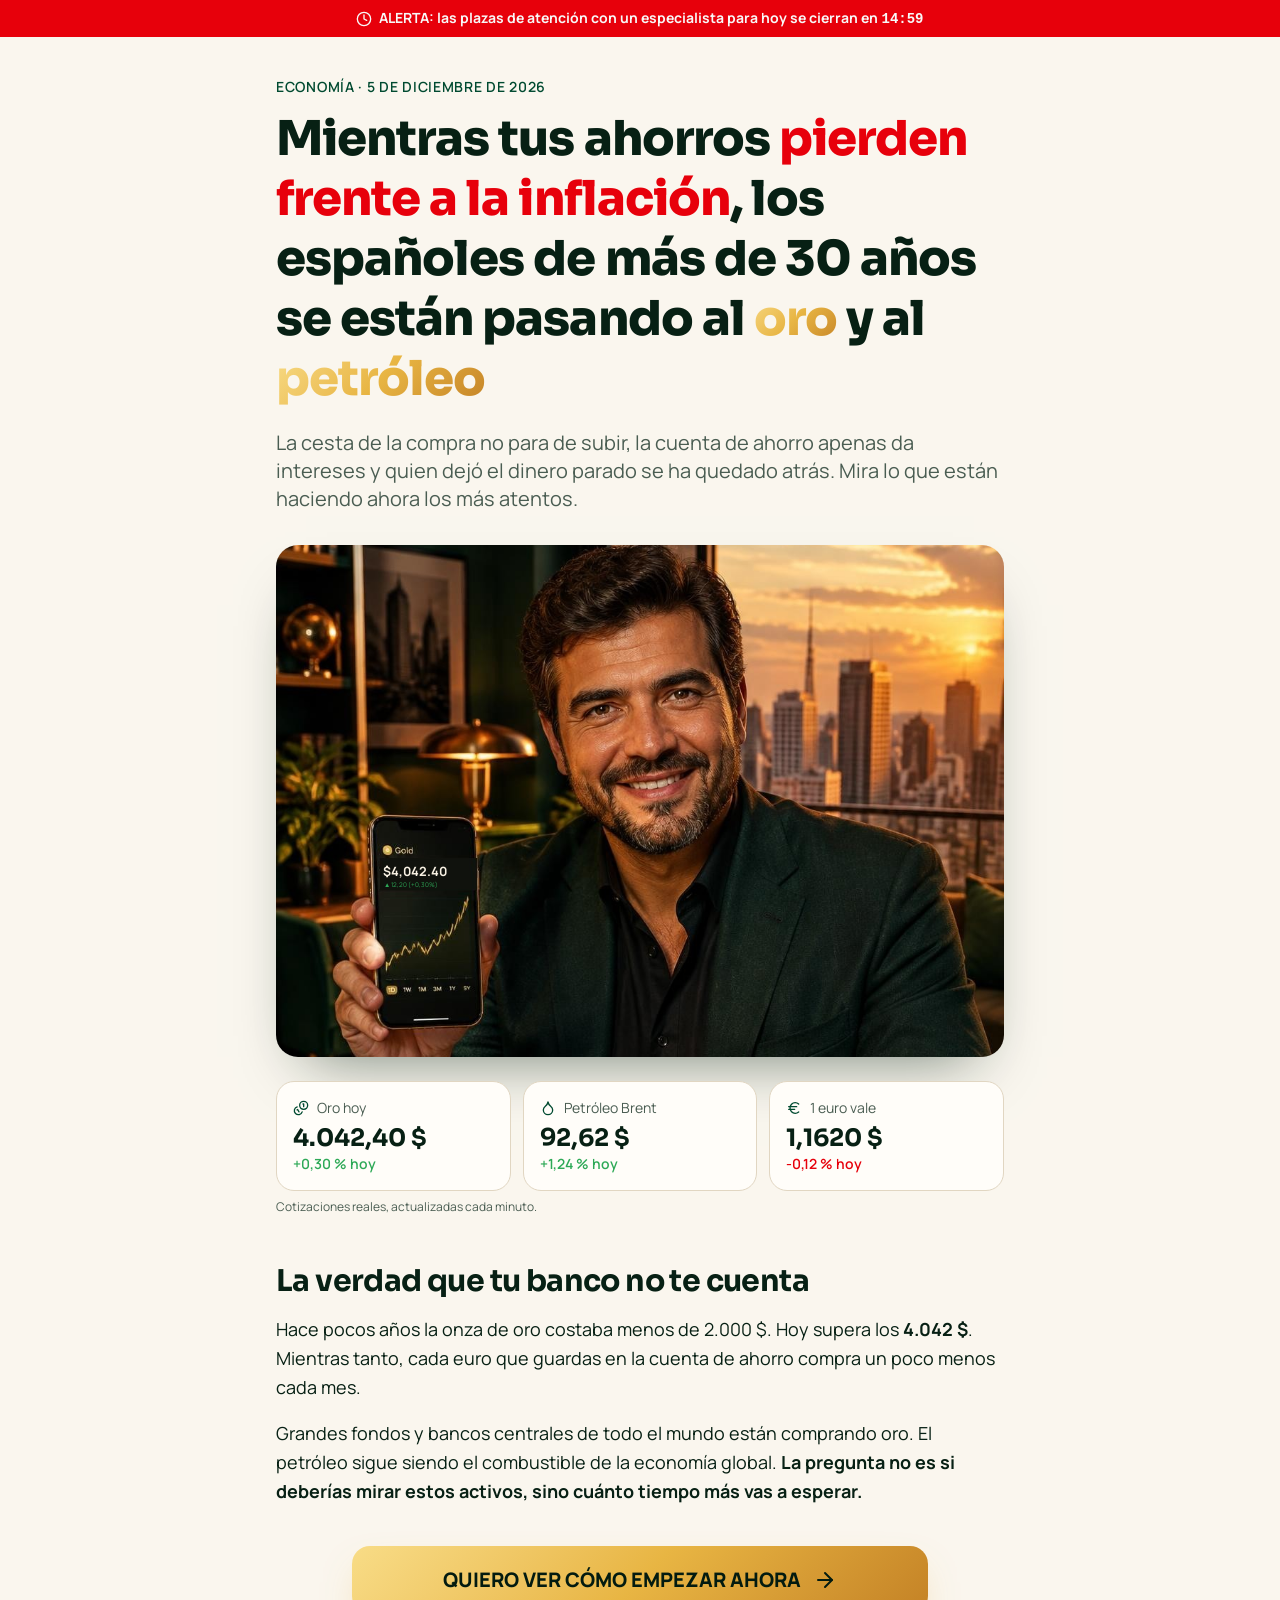
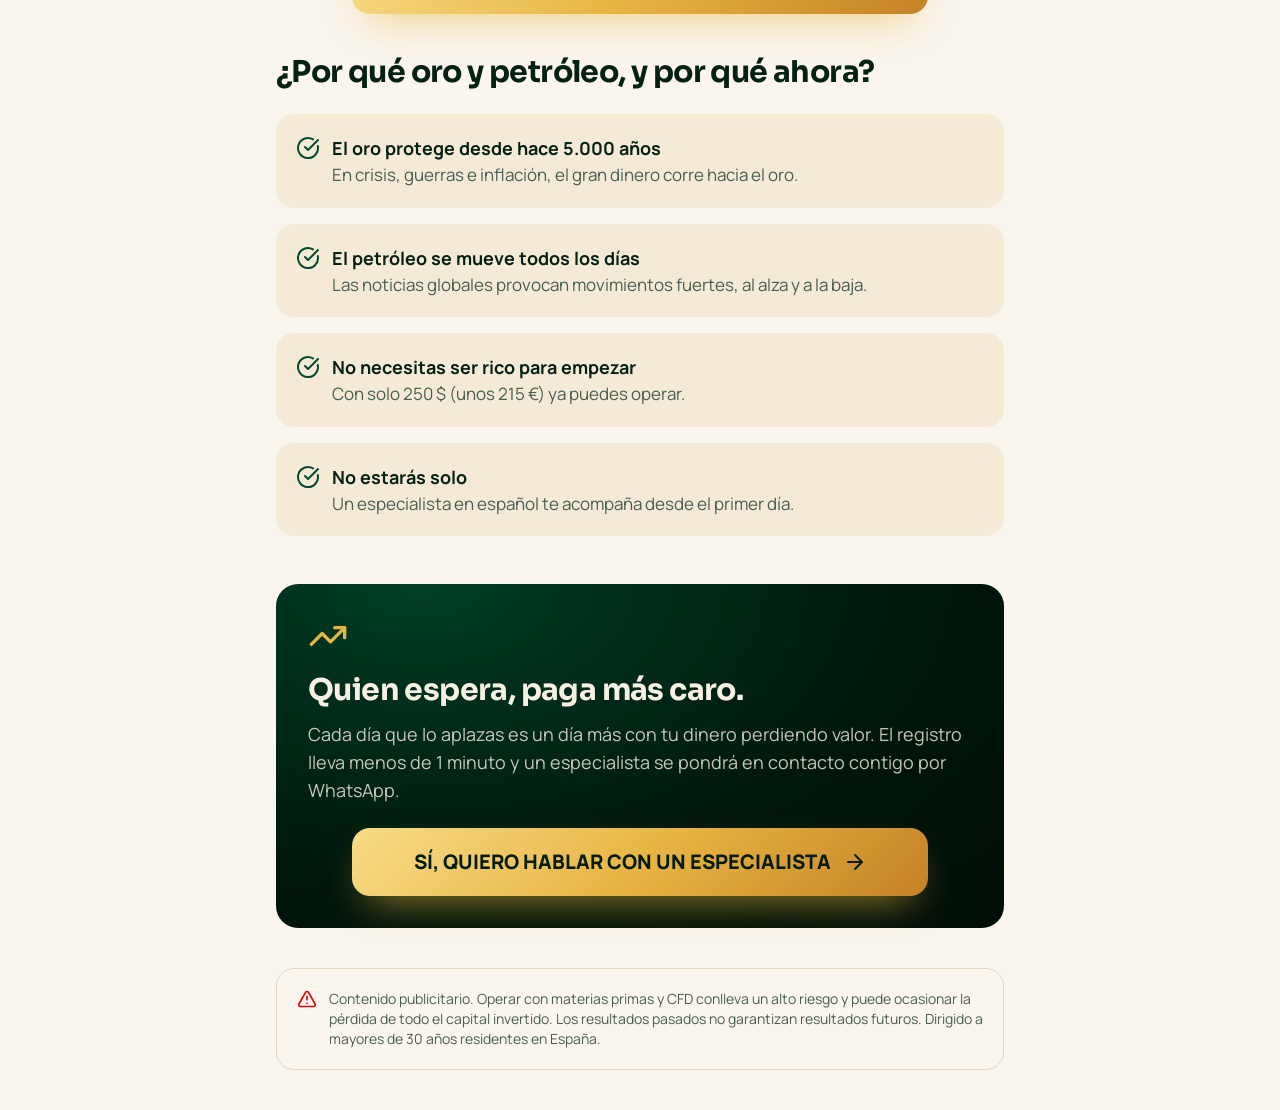
<file: index.html>
<!doctype html>
<html lang="es-ES">
  <head>
    <meta charset="utf-8" />
    <meta name="viewport" content="width=device-width, initial-scale=1" />
    <title>Por qué el oro y el petróleo están llamando la atención de los españoles</title>
    <meta
      name="description"
      content="Inflación, un euro que compra menos y ahorros que pierden valor: descubre por qué los españoles de más de 30 años miran al oro y al petróleo, desde 250 $."
    />
    <meta property="og:title" content="¿Tus ahorros están perdiendo frente al oro?" />
    <meta
      property="og:description"
      content="Descubre por qué el oro y el petróleo han entrado en el radar de quien quiere proteger su patrimonio."
    />
    <meta property="og:type" content="article" />
    <meta property="og:locale" content="es_ES" />
    <meta name="twitter:card" content="summary_large_image" />
    <link rel="icon" href="data:," />
    <link rel="preconnect" href="https://fonts.googleapis.com" />
    <link rel="preconnect" href="https://fonts.gstatic.com" crossorigin />
    <link
      rel="stylesheet"
      href="https://fonts.googleapis.com/css2?family=Manrope:wght@400;500;600;700&family=Sora:wght@600;700;800&display=swap"
    />
    <link rel="stylesheet" href="index.css" />
    <script src="index.js" defer></script>
  </head>
  <body>
    <!-- Pre-landing page (/descubra). Its buttons lead to the signup page, cadastro.html. -->
    <div class="min-h-screen bg-background">
      <div
        class="bg-destructive px-4 py-2 text-center text-sm font-bold text-destructive-foreground"
      >
        <svg
          viewBox="0 0 24 24"
          class="mr-1 inline h-4 w-4"
          fill="none"
          stroke="currentColor"
          stroke-width="2"
          stroke-linecap="round"
          stroke-linejoin="round"
          aria-hidden="true"
        >
          <circle cx="12" cy="12" r="10" />
          <polyline points="12 6 12 12 16 14" />
        </svg>
        ALERTA: las plazas de atención con un especialista para hoy se cierran en
        <span class="font-mono" data-countdown>15:00</span>
      </div>

      <article class="mx-auto max-w-3xl px-5 py-10">
        <p class="text-sm font-semibold uppercase tracking-wider text-primary">
          Economía · <span data-today></span>
        </p>
        <h1 class="mt-3 text-4xl font-extrabold leading-tight sm:text-5xl">
          Mientras tus ahorros <span class="text-destructive">pierden frente a la inflación</span>,
          los españoles de más de 30 años se están pasando al
          <span class="text-gold-gradient">oro</span> y al
          <span class="text-gold-gradient">petróleo</span>
        </h1>
        <p class="mt-5 text-xl text-muted-foreground">
          La cesta de la compra no para de subir, la cuenta de ahorro apenas da intereses y quien dejó
          el dinero parado se ha quedado atrás. Mira lo que están haciendo ahora los más atentos.
        </p>

        <div class="mt-8 overflow-hidden rounded-2xl shadow-card">
          <!-- Photo with the live gold price drawn on the phone screen (updated by index.js). -->
          <svg
            viewBox="0 60 1024 720"
            preserveAspectRatio="xMidYMid slice"
            class="block aspect-[1024/720] w-full"
            role="img"
            aria-label="Inversor siguiendo el precio del oro en el móvil"
          >
            <image href="assets/hero-trader.jpg" width="1024" height="1280" />
            <g font-family="Manrope, sans-serif">
              <text
                x="150"
                y="526"
                font-size="18"
                font-weight="700"
                class="fill-deep-foreground"
                data-gold-price
              >
                $4,042.40
              </text>
              <text x="152" y="541" font-size="9" class="fill-success" data-gold-change>
                ▲ 12,20 (+0,30%)
              </text>
            </g>
          </svg>
        </div>

        <!-- Live quotes. data-quote-price / data-quote-change are filled by index.js. -->
        <div class="mt-6 grid gap-3 sm:grid-cols-3">
          <div class="rounded-xl border border-border bg-card p-4">
            <div class="flex items-center gap-2 text-sm text-muted-foreground">
              <svg viewBox="0 0 24 24" class="h-4 w-4 text-primary" fill="none" stroke="currentColor" stroke-width="2" stroke-linecap="round" stroke-linejoin="round" aria-hidden="true">
                <path d="M13.744 17.736a6 6 0 1 1-7.48-7.48" />
                <path d="M15 6h1v4" />
                <path d="m6.134 14.768.866-.5 2 3.464" />
                <circle cx="16" cy="8" r="6" />
              </svg>
              Oro hoy
            </div>
            <div class="mt-1 font-display text-2xl font-bold" data-quote-price="GC=F">4.042,40 $</div>
            <div class="text-sm font-semibold text-success" data-quote-change="GC=F">+0,30 % hoy</div>
          </div>
          <div class="rounded-xl border border-border bg-card p-4">
            <div class="flex items-center gap-2 text-sm text-muted-foreground">
              <svg viewBox="0 0 24 24" class="h-4 w-4 text-primary" fill="none" stroke="currentColor" stroke-width="2" stroke-linecap="round" stroke-linejoin="round" aria-hidden="true">
                <path d="M12 22a7 7 0 0 0 7-7c0-2-1-3.9-3-5.5s-3.5-4-4-6.5c-.5 2.5-2 4.9-4 6.5C6 11.1 5 13 5 15a7 7 0 0 0 7 7z" />
              </svg>
              Petróleo Brent
            </div>
            <div class="mt-1 font-display text-2xl font-bold" data-quote-price="BZ=F">92,62 $</div>
            <div class="text-sm font-semibold text-success" data-quote-change="BZ=F">+1,24 % hoy</div>
          </div>
          <div class="rounded-xl border border-border bg-card p-4">
            <div class="flex items-center gap-2 text-sm text-muted-foreground">
              <svg viewBox="0 0 24 24" class="h-4 w-4 text-primary" fill="none" stroke="currentColor" stroke-width="2" stroke-linecap="round" stroke-linejoin="round" aria-hidden="true">
                <path d="M4 10h12" />
                <path d="M4 14h9" />
                <path d="M19 6a7.7 7.7 0 0 0-5.2-2A7.9 7.9 0 0 0 6 12c0 4.4 3.5 8 7.8 8 2 0 3.8-.8 5.2-2" />
              </svg>
              1 euro vale
            </div>
            <div class="mt-1 font-display text-2xl font-bold" data-quote-price="EURUSD=X">1,1620 $</div>
            <div class="text-sm font-semibold text-destructive" data-quote-change="EURUSD=X">-0,12 % hoy</div>
          </div>
        </div>
        <p class="mt-2 text-xs text-muted-foreground">Cotizaciones reales, actualizadas cada minuto.</p>

        <h2 class="mt-12 text-3xl font-bold">La verdad que tu banco no te cuenta</h2>
        <p class="mt-4 text-lg leading-relaxed">
          Hace pocos años la onza de oro costaba menos de 2.000 $. Hoy supera los
          <b><span data-gold-round>4.042</span> $</b>. Mientras tanto, cada euro que guardas en la
          cuenta de ahorro compra un poco menos cada mes.
        </p>
        <p class="mt-4 text-lg leading-relaxed">
          Grandes fondos y bancos centrales de todo el mundo están comprando oro. El petróleo sigue
          siendo el combustible de la economía global.
          <b>
            La pregunta no es si deberías mirar estos activos, sino cuánto tiempo más vas a esperar.
          </b>
        </p>

        <div class="my-10">
          <a
            href="cadastro"
            data-cta
            class="group mx-auto flex w-full max-w-xl items-center justify-center gap-3 rounded-xl bg-gold-gradient px-6 py-5 text-center text-lg font-extrabold text-accent-foreground shadow-gold transition-transform hover:scale-[1.02] sm:text-xl"
          >
            QUIERO VER CÓMO EMPEZAR AHORA
            <svg viewBox="0 0 24 24" class="h-6 w-6 transition-transform group-hover:translate-x-1" fill="none" stroke="currentColor" stroke-width="2" stroke-linecap="round" stroke-linejoin="round" aria-hidden="true">
              <path d="M5 12h14" />
              <path d="m12 5 7 7-7 7" />
            </svg>
          </a>
        </div>

        <h2 class="text-3xl font-bold">¿Por qué oro y petróleo, y por qué ahora?</h2>
        <ul class="mt-6 space-y-4">
          <li class="flex gap-3 rounded-xl bg-secondary p-5">
            <svg viewBox="0 0 24 24" class="mt-0.5 h-6 w-6 shrink-0 text-primary" fill="none" stroke="currentColor" stroke-width="2" stroke-linecap="round" stroke-linejoin="round" aria-hidden="true">
              <path d="M21.801 10A10 10 0 1 1 17 3.335" />
              <path d="m9 11 3 3L22 4" />
            </svg>
            <div>
              <b class="text-lg">El oro protege desde hace 5.000 años</b>
              <p class="text-muted-foreground">
                En crisis, guerras e inflación, el gran dinero corre hacia el oro.
              </p>
            </div>
          </li>
          <li class="flex gap-3 rounded-xl bg-secondary p-5">
            <svg viewBox="0 0 24 24" class="mt-0.5 h-6 w-6 shrink-0 text-primary" fill="none" stroke="currentColor" stroke-width="2" stroke-linecap="round" stroke-linejoin="round" aria-hidden="true">
              <path d="M21.801 10A10 10 0 1 1 17 3.335" />
              <path d="m9 11 3 3L22 4" />
            </svg>
            <div>
              <b class="text-lg">El petróleo se mueve todos los días</b>
              <p class="text-muted-foreground">
                Las noticias globales provocan movimientos fuertes, al alza y a la baja.
              </p>
            </div>
          </li>
          <li class="flex gap-3 rounded-xl bg-secondary p-5">
            <svg viewBox="0 0 24 24" class="mt-0.5 h-6 w-6 shrink-0 text-primary" fill="none" stroke="currentColor" stroke-width="2" stroke-linecap="round" stroke-linejoin="round" aria-hidden="true">
              <path d="M21.801 10A10 10 0 1 1 17 3.335" />
              <path d="m9 11 3 3L22 4" />
            </svg>
            <div>
              <b class="text-lg">No necesitas ser rico para empezar</b>
              <p class="text-muted-foreground">
                Con solo 250 $ (unos <span data-eur-250>215</span> €) ya puedes operar.
              </p>
            </div>
          </li>
          <li class="flex gap-3 rounded-xl bg-secondary p-5">
            <svg viewBox="0 0 24 24" class="mt-0.5 h-6 w-6 shrink-0 text-primary" fill="none" stroke="currentColor" stroke-width="2" stroke-linecap="round" stroke-linejoin="round" aria-hidden="true">
              <path d="M21.801 10A10 10 0 1 1 17 3.335" />
              <path d="m9 11 3 3L22 4" />
            </svg>
            <div>
              <b class="text-lg">No estarás solo</b>
              <p class="text-muted-foreground">
                Un especialista en español te acompaña desde el primer día.
              </p>
            </div>
          </li>
        </ul>

        <div class="mt-12 rounded-2xl bg-deep-gradient p-8 text-deep-foreground">
          <svg viewBox="0 0 24 24" class="h-10 w-10 text-gold" fill="none" stroke="currentColor" stroke-width="2" stroke-linecap="round" stroke-linejoin="round" aria-hidden="true">
            <polyline points="22 7 13.5 15.5 8.5 10.5 2 17" />
            <polyline points="16 7 22 7 22 13" />
          </svg>
          <h2 class="mt-4 text-3xl font-bold">Quien espera, paga más caro.</h2>
          <p class="mt-3 text-lg text-deep-foreground/80">
            Cada día que lo aplazas es un día más con tu dinero perdiendo valor. El registro lleva
            menos de 1 minuto y un especialista se pondrá en contacto contigo por WhatsApp.
          </p>
          <div class="mt-6">
            <a
              href="cadastro"
              data-cta
              class="group mx-auto flex w-full max-w-xl items-center justify-center gap-3 rounded-xl bg-gold-gradient px-6 py-5 text-center text-lg font-extrabold text-accent-foreground shadow-gold transition-transform hover:scale-[1.02] sm:text-xl"
            >
              SÍ, QUIERO HABLAR CON UN ESPECIALISTA
              <svg viewBox="0 0 24 24" class="h-6 w-6 transition-transform group-hover:translate-x-1" fill="none" stroke="currentColor" stroke-width="2" stroke-linecap="round" stroke-linejoin="round" aria-hidden="true">
                <path d="M5 12h14" />
                <path d="m12 5 7 7-7 7" />
              </svg>
            </a>
          </div>
        </div>

        <div class="mt-10 flex gap-3 rounded-xl border border-border p-5 text-sm text-muted-foreground">
          <svg viewBox="0 0 24 24" class="h-5 w-5 shrink-0 text-destructive" fill="none" stroke="currentColor" stroke-width="2" stroke-linecap="round" stroke-linejoin="round" aria-hidden="true">
            <path d="m21.73 18-8-14a2 2 0 0 0-3.48 0l-8 14A2 2 0 0 0 4 21h16a2 2 0 0 0 1.73-3" />
            <path d="M12 9v4" />
            <path d="M12 17h.01" />
          </svg>
          <p>
            Contenido publicitario. Operar con materias primas y CFD conlleva un alto riesgo y puede
            ocasionar la pérdida de todo el capital invertido. Los resultados pasados no garantizan
            resultados futuros. Dirigido a mayores de 30 años residentes en España.
          </p>
        </div>
      </article>
    </div>

    <!-- Full-screen loader shown for 2 s after a button click, before cadastro.html opens. -->
    <div
      role="status"
      aria-live="polite"
      data-route-loader
      hidden
      class="fixed inset-0 z-[100] flex flex-col items-center justify-center gap-6 bg-deep/95 px-6 text-deep-foreground backdrop-blur-sm"
    >
      <div class="relative grid h-20 w-20 place-items-center">
        <span
          class="absolute inset-0 animate-spin rounded-full border-4 border-gold/20 border-t-gold motion-reduce:animate-none"
        ></span>
        <span class="grid h-12 w-12 place-items-center rounded-xl bg-gold-gradient text-accent-foreground">
          <svg viewBox="0 0 24 24" class="h-6 w-6" fill="none" stroke="currentColor" stroke-width="2" stroke-linecap="round" stroke-linejoin="round" aria-hidden="true">
            <path d="M13.744 17.736a6 6 0 1 1-7.48-7.48" />
            <path d="M15 6h1v4" />
            <path d="m6.134 14.768.866-.5 2 3.464" />
            <circle cx="16" cy="8" r="6" />
          </svg>
        </span>
      </div>
      <p class="text-center font-display text-lg font-bold sm:text-xl">Preparando tu registro…</p>
      <div class="h-1.5 w-56 overflow-hidden rounded-full bg-deep-foreground/15">
        <div class="h-full bg-gold-gradient ease-out" style="width: 0%" data-route-loader-bar></div>
      </div>
    </div>
  </body>
</html>
</file>
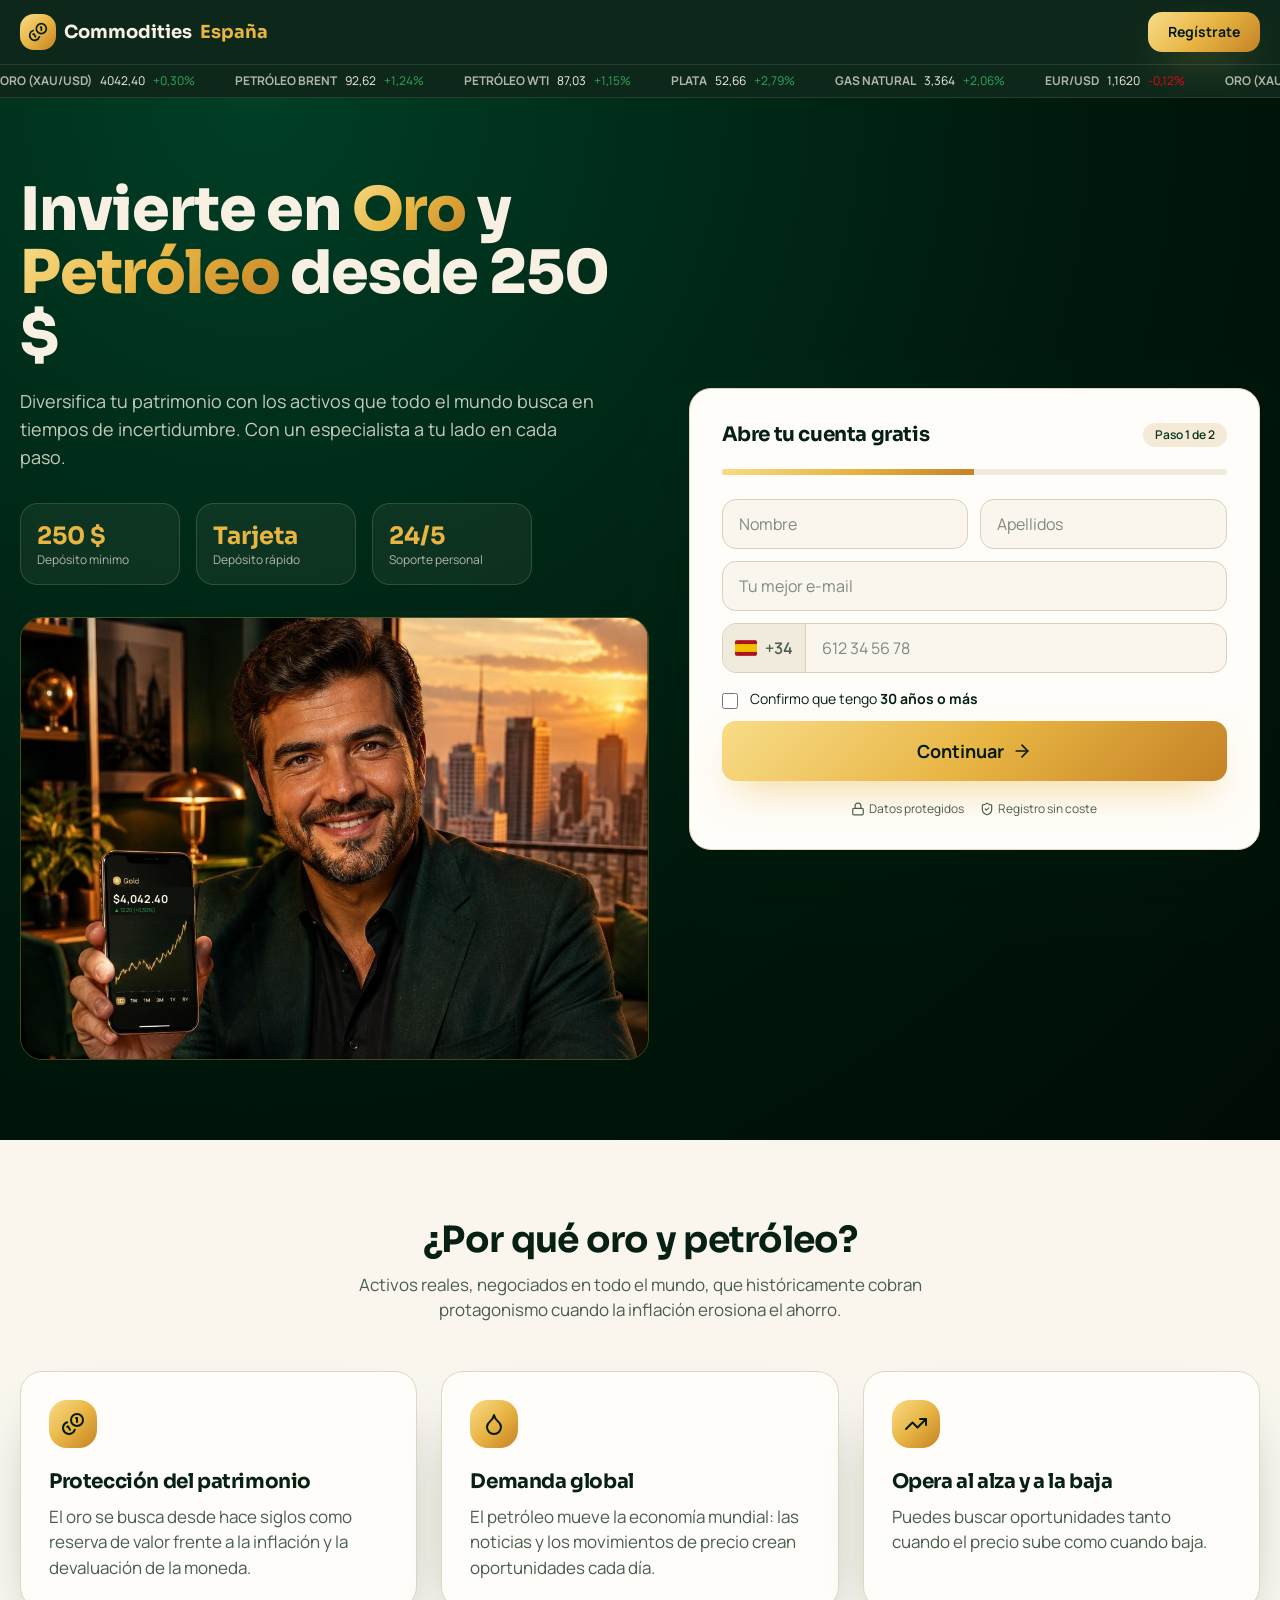
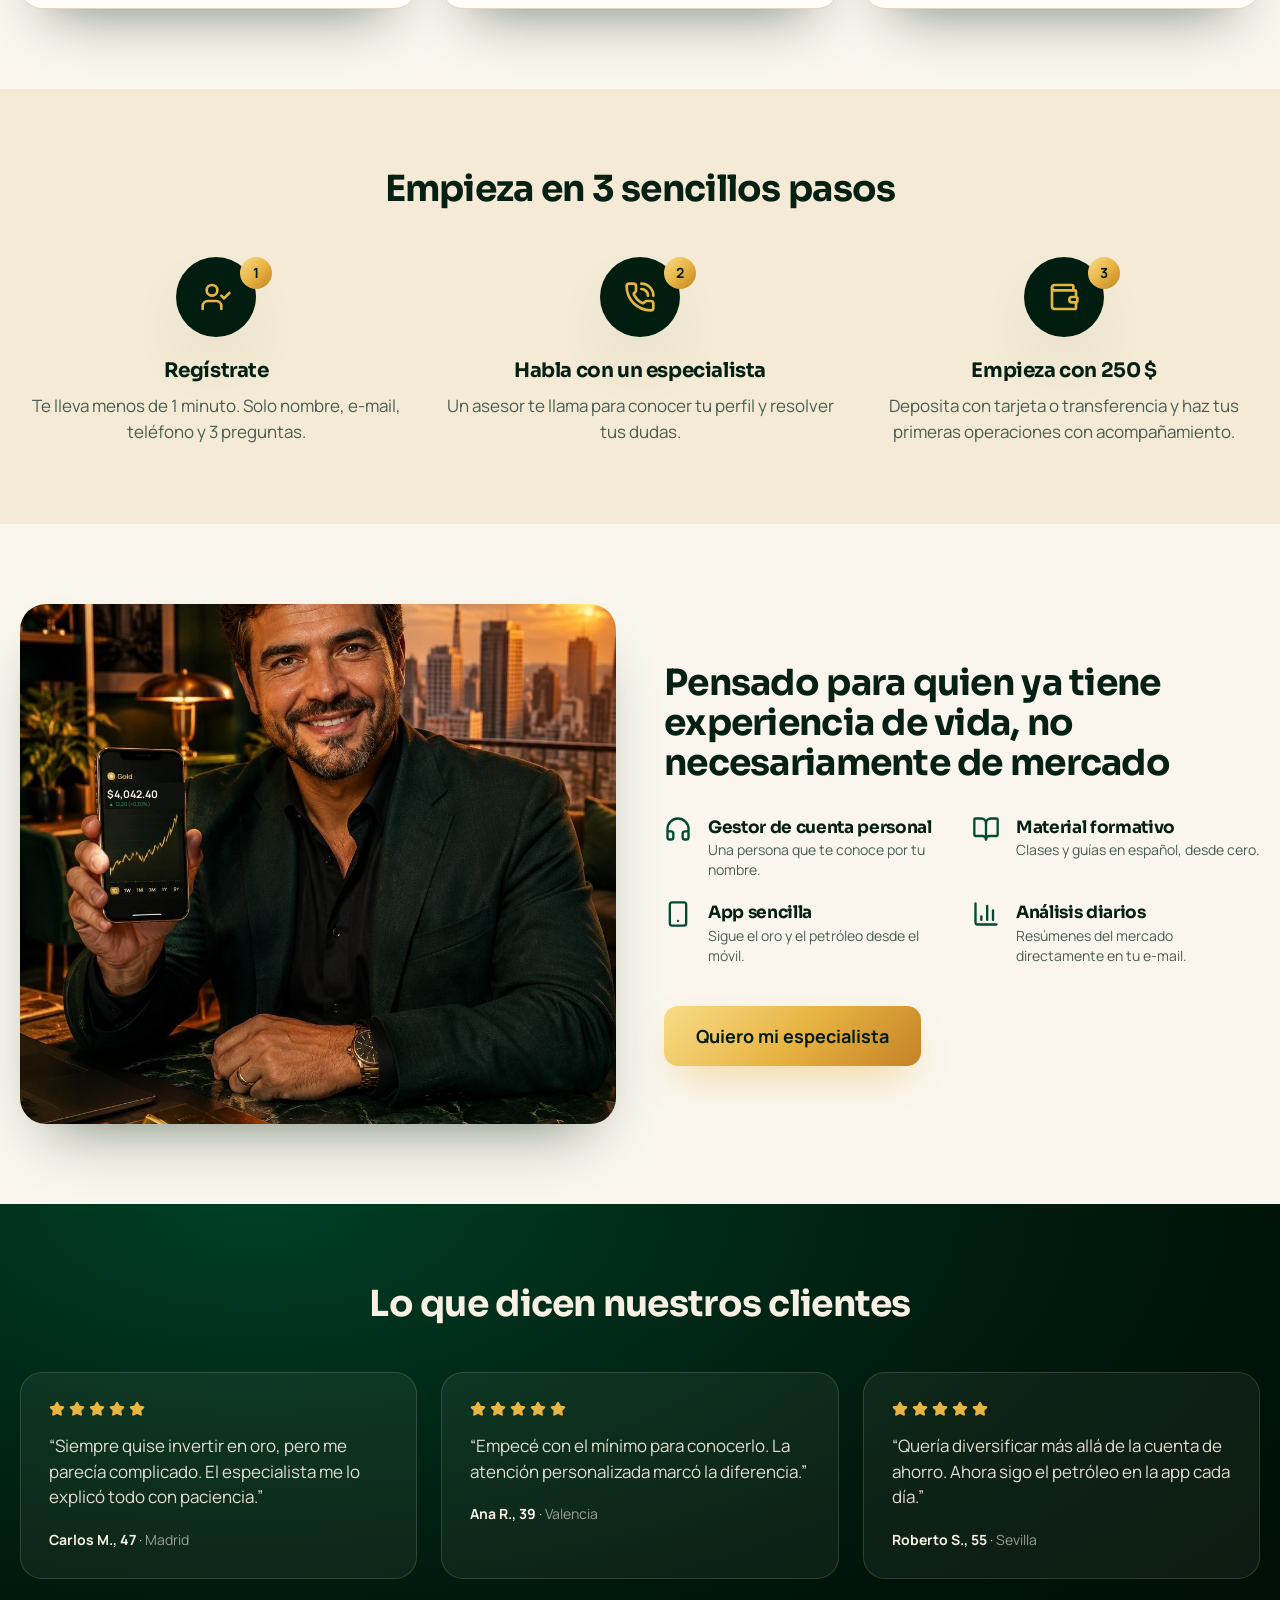
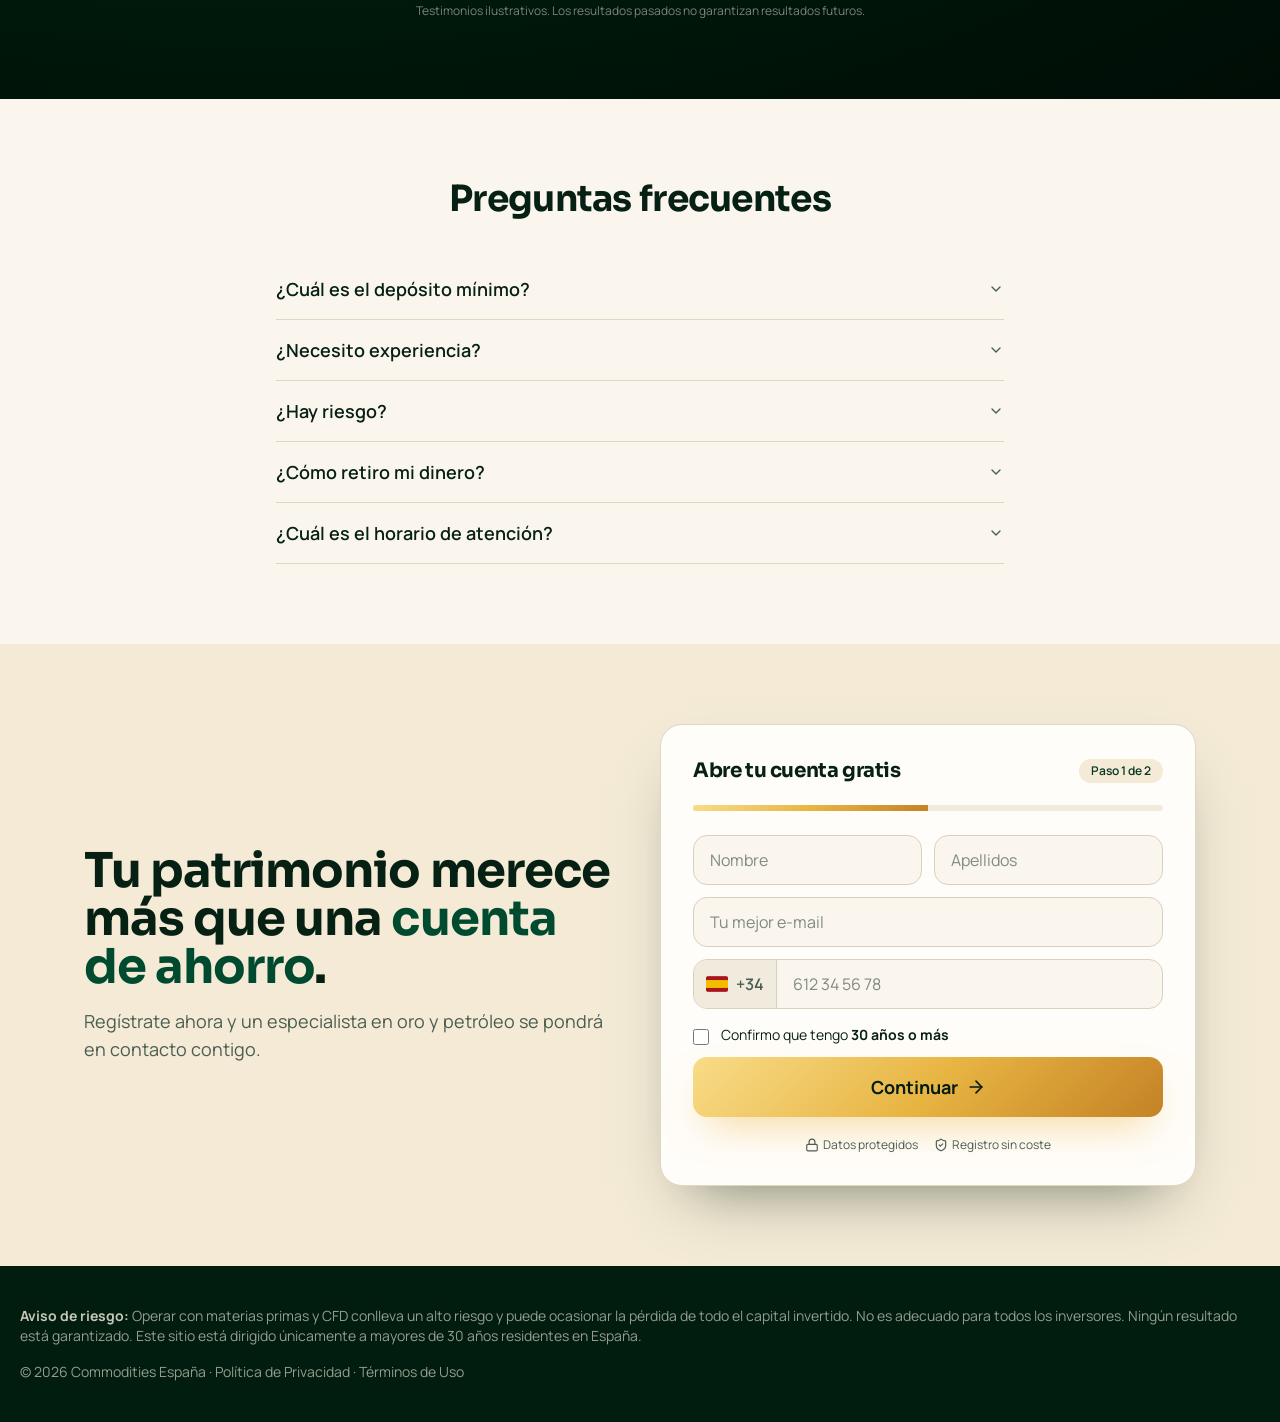
<file: cadastro.html>
<!doctype html>
<html lang="es-ES">
  <head>
    <meta charset="utf-8" />
    <meta name="viewport" content="width=device-width, initial-scale=1" />
    <title>Invierte en Oro y Petróleo desde 250 $ | Commodities España</title>
    <meta
      name="description"
      content="Opera con oro y petróleo con un depósito mínimo de 250 $, atención personalizada y un especialista dedicado. Registro en 1 minuto."
    />
    <meta
      property="og:title"
      content="Invierte en Oro y Petróleo desde 250 $"
    />
    <meta
      property="og:description"
      content="Especialista dedicado, atención personalizada y depósito con tarjeta o transferencia. Regístrate en 1 minuto."
    />
    <meta property="og:type" content="website" />
    <meta property="og:locale" content="es_ES" />
    <meta name="twitter:card" content="summary_large_image" />
    <!-- No favicon: an empty data URL stops browsers requesting /favicon.ico. -->
    <link rel="icon" href="data:," />
    <link rel="preconnect" href="https://fonts.googleapis.com" />
    <link rel="preconnect" href="https://fonts.gstatic.com" crossorigin />
    <link
      rel="stylesheet"
      href="https://fonts.googleapis.com/css2?family=Manrope:wght@400;500;600;700&family=Sora:wght@600;700;800&display=swap"
    />
    <link rel="stylesheet" href="index.css" />
    <script src="form-timing.js" defer></script>
    <script src="index.js" defer></script>
  </head>
  <body>
    <div class="min-h-screen">
      <!-- ============================== Header + price ticker ============================== -->
      <header
        class="sticky top-0 z-40 border-b border-deep-foreground/10 bg-deep/95 text-deep-foreground backdrop-blur"
      >
        <div
          class="mx-auto flex max-w-7xl items-center justify-between px-5 py-3"
        >
          <div class="flex items-center gap-2 font-display text-lg font-bold">
            <span
              class="grid h-9 w-9 place-items-center rounded-lg bg-gold-gradient text-accent-foreground"
            >
              <svg
                viewBox="0 0 24 24"
                class="h-5 w-5"
                fill="none"
                stroke="currentColor"
                stroke-width="2"
                stroke-linecap="round"
                stroke-linejoin="round"
                aria-hidden="true"
              >
                <path d="M13.744 17.736a6 6 0 1 1-7.48-7.48" />
                <path d="M15 6h1v4" />
                <path d="m6.134 14.768.866-.5 2 3.464" />
                <circle cx="16" cy="8" r="6" />
              </svg>
            </span>
            Commodities <span class="text-gold">España</span>
          </div>
          <button
            type="button"
            data-scroll-to-form
            class="rounded-lg bg-gold-gradient px-5 py-2.5 text-sm font-bold text-accent-foreground shadow-gold"
          >
            Regístrate
          </button>
        </div>
        <div
          class="overflow-hidden border-t border-deep-foreground/10 py-2 text-xs"
        >
          <!-- Filled twice by index.js from api/prices.php; these are fallback values. -->
          <div
            class="flex w-max animate-marquee gap-10 whitespace-nowrap"
            data-ticker
          >
            <span class="flex gap-2"
              ><b class="text-deep-foreground/70">ORO (XAU/USD)</b> 4042,40
              <span class="text-success">+0,30%</span></span
            >
            <span class="flex gap-2"
              ><b class="text-deep-foreground/70">PETRÓLEO BRENT</b> 92,62
              <span class="text-success">+1,24%</span></span
            >
            <span class="flex gap-2"
              ><b class="text-deep-foreground/70">PETRÓLEO WTI</b> 87,03
              <span class="text-success">+1,15%</span></span
            >
            <span class="flex gap-2"
              ><b class="text-deep-foreground/70">PLATA</b> 52,66
              <span class="text-success">+2,79%</span></span
            >
            <span class="flex gap-2"
              ><b class="text-deep-foreground/70">GAS NATURAL</b> 3,364
              <span class="text-success">+2,06%</span></span
            >
            <span class="flex gap-2"
              ><b class="text-deep-foreground/70">EUR/USD</b> 1,1620
              <span class="text-destructive">-0,12%</span></span
            >
            <span class="flex gap-2"
              ><b class="text-deep-foreground/70">ORO (XAU/USD)</b> 4042,40
              <span class="text-success">+0,30%</span></span
            >
            <span class="flex gap-2"
              ><b class="text-deep-foreground/70">PETRÓLEO BRENT</b> 92,62
              <span class="text-success">+1,24%</span></span
            >
            <span class="flex gap-2"
              ><b class="text-deep-foreground/70">PETRÓLEO WTI</b> 87,03
              <span class="text-success">+1,15%</span></span
            >
            <span class="flex gap-2"
              ><b class="text-deep-foreground/70">PLATA</b> 52,66
              <span class="text-success">+2,79%</span></span
            >
            <span class="flex gap-2"
              ><b class="text-deep-foreground/70">GAS NATURAL</b> 3,364
              <span class="text-success">+2,06%</span></span
            >
            <span class="flex gap-2"
              ><b class="text-deep-foreground/70">EUR/USD</b> 1,1620
              <span class="text-destructive">-0,12%</span></span
            >
          </div>
        </div>
      </header>

      <!-- ============================== Hero + first form ============================== -->
      <section
        class="relative overflow-hidden bg-deep-gradient text-deep-foreground"
      >
        <div
          class="mx-auto grid max-w-7xl gap-10 px-5 py-14 lg:grid-cols-[1.1fr_1fr] lg:py-20"
        >
          <div class="flex flex-col justify-center">
            <h1
              class="text-4xl font-extrabold leading-[1.05] sm:text-5xl lg:text-6xl"
            >
              Invierte en <span class="text-gold-gradient">Oro</span> y
              <span class="text-gold-gradient">Petróleo</span> desde 250 $
            </h1>
            <p class="mt-5 max-w-xl text-lg text-deep-foreground/80">
              Diversifica tu patrimonio con los activos que todo el mundo busca
              en tiempos de incertidumbre. Con un especialista a tu lado en cada
              paso.
            </p>
            <div class="mt-8 grid max-w-lg grid-cols-3 gap-4">
              <div
                class="rounded-xl border border-deep-foreground/15 bg-deep-foreground/5 p-4"
              >
                <div class="font-display text-2xl font-bold text-gold">
                  250 $
                </div>
                <div class="text-xs text-deep-foreground/70">
                  Depósito mínimo
                </div>
              </div>
              <div
                class="rounded-xl border border-deep-foreground/15 bg-deep-foreground/5 p-4"
              >
                <div class="font-display text-2xl font-bold text-gold">
                  Tarjeta
                </div>
                <div class="text-xs text-deep-foreground/70">
                  Depósito rápido
                </div>
              </div>
              <div
                class="rounded-xl border border-deep-foreground/15 bg-deep-foreground/5 p-4"
              >
                <div class="font-display text-2xl font-bold text-gold">
                  24/5
                </div>
                <div class="text-xs text-deep-foreground/70">
                  Soporte personal
                </div>
              </div>
            </div>
            <div
              class="mt-8 hidden overflow-hidden rounded-2xl border border-gold/30 lg:block"
            >
              <!-- Photo with the live gold price drawn on the phone screen (updated by index.js). -->
              <svg
                viewBox="0 60 1024 720"
                preserveAspectRatio="xMidYMid slice"
                class="block aspect-[1024/720] w-full"
                role="img"
                aria-label="Inversor siguiendo el precio del oro en el móvil"
              >
                <image
                  href="assets/hero-trader.jpg"
                  width="1024"
                  height="1280"
                />
                <g font-family="Manrope, sans-serif">
                  <text
                    x="150"
                    y="526"
                    font-size="18"
                    font-weight="700"
                    class="fill-deep-foreground"
                    data-gold-price
                  >
                    $4,042.40
                  </text>
                  <text
                    x="152"
                    y="541"
                    font-size="9"
                    class="fill-success"
                    data-gold-change
                  >
                    ▲ 12,20 (+0,30%)
                  </text>
                </g>
              </svg>
            </div>
          </div>
          <!-- Signup form (filled by index.js). -->
          <div
            id="registro"
            class="scroll-mt-24 self-center"
            data-lead-slot
          ></div>
        </div>
      </section>

      <!-- ============================== Why gold and oil ============================== -->
      <section class="mx-auto max-w-7xl px-5 py-20">
        <h2 class="text-center text-3xl font-bold sm:text-4xl">
          ¿Por qué oro y petróleo?
        </h2>
        <p class="mx-auto mt-3 max-w-2xl text-center text-muted-foreground">
          Activos reales, negociados en todo el mundo, que históricamente cobran
          protagonismo cuando la inflación erosiona el ahorro.
        </p>
        <div class="mt-12 grid gap-6 md:grid-cols-3">
          <div class="rounded-2xl border border-border bg-card p-7 shadow-card">
            <span
              class="grid h-12 w-12 place-items-center rounded-xl bg-gold-gradient text-accent-foreground"
            >
              <svg
                viewBox="0 0 24 24"
                class="h-6 w-6"
                fill="none"
                stroke="currentColor"
                stroke-width="2"
                stroke-linecap="round"
                stroke-linejoin="round"
                aria-hidden="true"
              >
                <path d="M13.744 17.736a6 6 0 1 1-7.48-7.48" />
                <path d="M15 6h1v4" />
                <path d="m6.134 14.768.866-.5 2 3.464" />
                <circle cx="16" cy="8" r="6" />
              </svg>
            </span>
            <h3 class="mt-5 text-xl font-bold">Protección del patrimonio</h3>
            <p class="mt-2 text-muted-foreground">
              El oro se busca desde hace siglos como reserva de valor frente a
              la inflación y la devaluación de la moneda.
            </p>
          </div>
          <div class="rounded-2xl border border-border bg-card p-7 shadow-card">
            <span
              class="grid h-12 w-12 place-items-center rounded-xl bg-gold-gradient text-accent-foreground"
            >
              <svg
                viewBox="0 0 24 24"
                class="h-6 w-6"
                fill="none"
                stroke="currentColor"
                stroke-width="2"
                stroke-linecap="round"
                stroke-linejoin="round"
                aria-hidden="true"
              >
                <path
                  d="M12 22a7 7 0 0 0 7-7c0-2-1-3.9-3-5.5s-3.5-4-4-6.5c-.5 2.5-2 4.9-4 6.5C6 11.1 5 13 5 15a7 7 0 0 0 7 7z"
                />
              </svg>
            </span>
            <h3 class="mt-5 text-xl font-bold">Demanda global</h3>
            <p class="mt-2 text-muted-foreground">
              El petróleo mueve la economía mundial: las noticias y los
              movimientos de precio crean oportunidades cada día.
            </p>
          </div>
          <div class="rounded-2xl border border-border bg-card p-7 shadow-card">
            <span
              class="grid h-12 w-12 place-items-center rounded-xl bg-gold-gradient text-accent-foreground"
            >
              <svg
                viewBox="0 0 24 24"
                class="h-6 w-6"
                fill="none"
                stroke="currentColor"
                stroke-width="2"
                stroke-linecap="round"
                stroke-linejoin="round"
                aria-hidden="true"
              >
                <path d="M16 7h6v6" />
                <path d="m22 7-8.5 8.5-5-5L2 17" />
              </svg>
            </span>
            <h3 class="mt-5 text-xl font-bold">Opera al alza y a la baja</h3>
            <p class="mt-2 text-muted-foreground">
              Puedes buscar oportunidades tanto cuando el precio sube como
              cuando baja.
            </p>
          </div>
        </div>
      </section>

      <!-- ============================== 3 steps ============================== -->
      <section class="bg-secondary py-20">
        <div class="mx-auto max-w-7xl px-5">
          <h2 class="text-center text-3xl font-bold sm:text-4xl">
            Empieza en 3 sencillos pasos
          </h2>
          <div class="mt-12 grid gap-8 md:grid-cols-3">
            <div class="relative text-center">
              <div
                class="mx-auto grid h-20 w-20 place-items-center rounded-full bg-deep text-gold shadow-card"
              >
                <svg
                  viewBox="0 0 24 24"
                  class="h-8 w-8"
                  fill="none"
                  stroke="currentColor"
                  stroke-width="2"
                  stroke-linecap="round"
                  stroke-linejoin="round"
                  aria-hidden="true"
                >
                  <path d="m16 11 2 2 4-4" />
                  <path d="M16 21v-2a4 4 0 0 0-4-4H6a4 4 0 0 0-4 4v2" />
                  <circle cx="9" cy="7" r="4" />
                </svg>
              </div>
              <span
                class="absolute left-1/2 top-0 ml-6 grid h-8 w-8 place-items-center rounded-full bg-gold-gradient text-sm font-bold text-accent-foreground"
                >1</span
              >
              <h3 class="mt-5 text-xl font-bold">Regístrate</h3>
              <p class="mt-2 text-muted-foreground">
                Te lleva menos de 1 minuto. Solo nombre, e-mail, teléfono y 3
                preguntas.
              </p>
            </div>
            <div class="relative text-center">
              <div
                class="mx-auto grid h-20 w-20 place-items-center rounded-full bg-deep text-gold shadow-card"
              >
                <svg
                  viewBox="0 0 24 24"
                  class="h-8 w-8"
                  fill="none"
                  stroke="currentColor"
                  stroke-width="2"
                  stroke-linecap="round"
                  stroke-linejoin="round"
                  aria-hidden="true"
                >
                  <path d="M13 2a9 9 0 0 1 9 9" />
                  <path d="M13 6a5 5 0 0 1 5 5" />
                  <path
                    d="M13.832 16.568a1 1 0 0 0 1.213-.303l.355-.465A2 2 0 0 1 17 15h3a2 2 0 0 1 2 2v3a2 2 0 0 1-2 2A18 18 0 0 1 2 4a2 2 0 0 1 2-2h3a2 2 0 0 1 2 2v3a2 2 0 0 1-.8 1.6l-.468.351a1 1 0 0 0-.292 1.233 14 14 0 0 0 6.392 6.384"
                  />
                </svg>
              </div>
              <span
                class="absolute left-1/2 top-0 ml-6 grid h-8 w-8 place-items-center rounded-full bg-gold-gradient text-sm font-bold text-accent-foreground"
                >2</span
              >
              <h3 class="mt-5 text-xl font-bold">Habla con un especialista</h3>
              <p class="mt-2 text-muted-foreground">
                Un asesor te llama para conocer tu perfil y resolver tus dudas.
              </p>
            </div>
            <div class="relative text-center">
              <div
                class="mx-auto grid h-20 w-20 place-items-center rounded-full bg-deep text-gold shadow-card"
              >
                <svg
                  viewBox="0 0 24 24"
                  class="h-8 w-8"
                  fill="none"
                  stroke="currentColor"
                  stroke-width="2"
                  stroke-linecap="round"
                  stroke-linejoin="round"
                  aria-hidden="true"
                >
                  <path
                    d="M19 7V4a1 1 0 0 0-1-1H5a2 2 0 0 0 0 4h15a1 1 0 0 1 1 1v4h-3a2 2 0 0 0 0 4h3a1 1 0 0 0 1-1v-2a1 1 0 0 0-1-1"
                  />
                  <path d="M3 5v14a2 2 0 0 0 2 2h15a1 1 0 0 0 1-1v-4" />
                </svg>
              </div>
              <span
                class="absolute left-1/2 top-0 ml-6 grid h-8 w-8 place-items-center rounded-full bg-gold-gradient text-sm font-bold text-accent-foreground"
                >3</span
              >
              <h3 class="mt-5 text-xl font-bold">Empieza con 250 $</h3>
              <p class="mt-2 text-muted-foreground">
                Deposita con tarjeta o transferencia y haz tus primeras
                operaciones con acompañamiento.
              </p>
            </div>
          </div>
        </div>
      </section>

      <!-- ============================== For whom ============================== -->
      <section
        class="mx-auto grid max-w-7xl items-center gap-12 px-5 py-20 lg:grid-cols-2"
      >
        <svg
          viewBox="0 0 1024 1280"
          preserveAspectRatio="xMidYMid slice"
          class="block h-[520px] w-full overflow-hidden rounded-3xl shadow-card"
          role="img"
          aria-label="Inversor con lingotes de oro"
        >
          <image href="assets/hero-trader.jpg" width="1024" height="1280" />
          <g font-family="Manrope, sans-serif">
            <text
              x="150"
              y="526"
              font-size="18"
              font-weight="700"
              class="fill-deep-foreground"
              data-gold-price
            >
              $4,042.40
            </text>
            <text
              x="152"
              y="541"
              font-size="9"
              class="fill-success"
              data-gold-change
            >
              ▲ 12,20 (+0,30%)
            </text>
          </g>
        </svg>
        <div>
          <h2 class="text-3xl font-bold sm:text-4xl">
            Pensado para quien ya tiene experiencia de vida, no necesariamente
            de mercado
          </h2>
          <div class="mt-8 grid gap-5 sm:grid-cols-2">
            <div class="flex gap-4">
              <svg
                viewBox="0 0 24 24"
                class="h-7 w-7 shrink-0 text-primary"
                fill="none"
                stroke="currentColor"
                stroke-width="2"
                stroke-linecap="round"
                stroke-linejoin="round"
                aria-hidden="true"
              >
                <path
                  d="M3 14h3a2 2 0 0 1 2 2v3a2 2 0 0 1-2 2H5a2 2 0 0 1-2-2v-7a9 9 0 0 1 18 0v7a2 2 0 0 1-2 2h-1a2 2 0 0 1-2-2v-3a2 2 0 0 1 2-2h3"
                />
              </svg>
              <div>
                <h3 class="font-bold">Gestor de cuenta personal</h3>
                <p class="text-sm text-muted-foreground">
                  Una persona que te conoce por tu nombre.
                </p>
              </div>
            </div>
            <div class="flex gap-4">
              <svg
                viewBox="0 0 24 24"
                class="h-7 w-7 shrink-0 text-primary"
                fill="none"
                stroke="currentColor"
                stroke-width="2"
                stroke-linecap="round"
                stroke-linejoin="round"
                aria-hidden="true"
              >
                <path d="M12 7v14" />
                <path
                  d="M3 18a1 1 0 0 1-1-1V4a1 1 0 0 1 1-1h5a4 4 0 0 1 4 4 4 4 0 0 1 4-4h5a1 1 0 0 1 1 1v13a1 1 0 0 1-1 1h-6a3 3 0 0 0-3 3 3 3 0 0 0-3-3z"
                />
              </svg>
              <div>
                <h3 class="font-bold">Material formativo</h3>
                <p class="text-sm text-muted-foreground">
                  Clases y guías en español, desde cero.
                </p>
              </div>
            </div>
            <div class="flex gap-4">
              <svg
                viewBox="0 0 24 24"
                class="h-7 w-7 shrink-0 text-primary"
                fill="none"
                stroke="currentColor"
                stroke-width="2"
                stroke-linecap="round"
                stroke-linejoin="round"
                aria-hidden="true"
              >
                <rect width="14" height="20" x="5" y="2" rx="2" ry="2" />
                <path d="M12 18h.01" />
              </svg>
              <div>
                <h3 class="font-bold">App sencilla</h3>
                <p class="text-sm text-muted-foreground">
                  Sigue el oro y el petróleo desde el móvil.
                </p>
              </div>
            </div>
            <div class="flex gap-4">
              <svg
                viewBox="0 0 24 24"
                class="h-7 w-7 shrink-0 text-primary"
                fill="none"
                stroke="currentColor"
                stroke-width="2"
                stroke-linecap="round"
                stroke-linejoin="round"
                aria-hidden="true"
              >
                <path d="M3 3v16a2 2 0 0 0 2 2h16" />
                <path d="M18 17V9" />
                <path d="M13 17V5" />
                <path d="M8 17v-3" />
              </svg>
              <div>
                <h3 class="font-bold">Análisis diarios</h3>
                <p class="text-sm text-muted-foreground">
                  Resúmenes del mercado directamente en tu e-mail.
                </p>
              </div>
            </div>
          </div>
          <button
            type="button"
            data-scroll-to-form
            class="mt-10 inline-block rounded-lg bg-gold-gradient px-8 py-4 text-lg font-bold text-accent-foreground shadow-gold"
          >
            Quiero mi especialista
          </button>
        </div>
      </section>

      <!-- ============================== Testimonials ============================== -->
      <section class="bg-deep-gradient py-20 text-deep-foreground">
        <div class="mx-auto max-w-7xl px-5">
          <h2 class="text-center text-3xl font-bold sm:text-4xl">
            Lo que dicen nuestros clientes
          </h2>
          <div class="mt-12 grid gap-6 md:grid-cols-3">
            <figure
              class="rounded-2xl border border-deep-foreground/15 bg-deep-foreground/5 p-7"
            >
              <div
                class="flex gap-1 text-gold"
                data-stars
                aria-label="5 estrellas"
              ></div>
              <blockquote class="mt-4 text-deep-foreground/90">
                “Siempre quise invertir en oro, pero me parecía complicado. El
                especialista me lo explicó todo con paciencia.”
              </blockquote>
              <figcaption class="mt-5 text-sm">
                <b>Carlos M., 47</b> ·
                <span class="text-deep-foreground/60">Madrid</span>
              </figcaption>
            </figure>
            <figure
              class="rounded-2xl border border-deep-foreground/15 bg-deep-foreground/5 p-7"
            >
              <div
                class="flex gap-1 text-gold"
                data-stars
                aria-label="5 estrellas"
              ></div>
              <blockquote class="mt-4 text-deep-foreground/90">
                “Empecé con el mínimo para conocerlo. La atención personalizada
                marcó la diferencia.”
              </blockquote>
              <figcaption class="mt-5 text-sm">
                <b>Ana R., 39</b> ·
                <span class="text-deep-foreground/60">Valencia</span>
              </figcaption>
            </figure>
            <figure
              class="rounded-2xl border border-deep-foreground/15 bg-deep-foreground/5 p-7"
            >
              <div
                class="flex gap-1 text-gold"
                data-stars
                aria-label="5 estrellas"
              ></div>
              <blockquote class="mt-4 text-deep-foreground/90">
                “Quería diversificar más allá de la cuenta de ahorro. Ahora sigo
                el petróleo en la app cada día.”
              </blockquote>
              <figcaption class="mt-5 text-sm">
                <b>Roberto S., 55</b> ·
                <span class="text-deep-foreground/60">Sevilla</span>
              </figcaption>
            </figure>
          </div>
          <p class="mt-6 text-center text-xs text-deep-foreground/50">
            Testimonios ilustrativos. Los resultados pasados no garantizan
            resultados futuros.
          </p>
        </div>
      </section>

      <!-- ============================== FAQ ============================== -->
      <section class="mx-auto max-w-3xl px-5 py-20">
        <h2 class="text-center text-3xl font-bold sm:text-4xl">
          Preguntas frecuentes
        </h2>
        <div class="faq mt-10">
          <details class="border-b">
            <summary
              class="flex cursor-pointer items-center justify-between py-4 text-left text-lg font-semibold hover:underline"
            >
              ¿Cuál es el depósito mínimo?
              <svg
                viewBox="0 0 24 24"
                class="h-4 w-4 shrink-0 text-muted-foreground"
                fill="none"
                stroke="currentColor"
                stroke-width="2"
                stroke-linecap="round"
                stroke-linejoin="round"
                aria-hidden="true"
              >
                <path d="m6 9 6 6 6-6" />
              </svg>
            </summary>
            <p class="pb-4 text-base text-muted-foreground">
              Puedes empezar con 250 $ (unos 215 €), con tarjeta o transferencia
              bancaria.
            </p>
          </details>
          <details class="border-b">
            <summary
              class="flex cursor-pointer items-center justify-between py-4 text-left text-lg font-semibold hover:underline"
            >
              ¿Necesito experiencia?
              <svg
                viewBox="0 0 24 24"
                class="h-4 w-4 shrink-0 text-muted-foreground"
                fill="none"
                stroke="currentColor"
                stroke-width="2"
                stroke-linecap="round"
                stroke-linejoin="round"
                aria-hidden="true"
              >
                <path d="m6 9 6 6 6-6" />
              </svg>
            </summary>
            <p class="pb-4 text-base text-muted-foreground">
              No. Tu especialista y nuestro material formativo te ayudan desde
              el primer paso.
            </p>
          </details>
          <details class="border-b">
            <summary
              class="flex cursor-pointer items-center justify-between py-4 text-left text-lg font-semibold hover:underline"
            >
              ¿Hay riesgo?
              <svg
                viewBox="0 0 24 24"
                class="h-4 w-4 shrink-0 text-muted-foreground"
                fill="none"
                stroke="currentColor"
                stroke-width="2"
                stroke-linecap="round"
                stroke-linejoin="round"
                aria-hidden="true"
              >
                <path d="m6 9 6 6 6-6" />
              </svg>
            </summary>
            <p class="pb-4 text-base text-muted-foreground">
              Sí. Operar con materias primas conlleva el riesgo de perder el
              capital invertido. Invierte solo lo que puedas permitirte perder y
              cuenta con asesoramiento.
            </p>
          </details>
          <details class="border-b">
            <summary
              class="flex cursor-pointer items-center justify-between py-4 text-left text-lg font-semibold hover:underline"
            >
              ¿Cómo retiro mi dinero?
              <svg
                viewBox="0 0 24 24"
                class="h-4 w-4 shrink-0 text-muted-foreground"
                fill="none"
                stroke="currentColor"
                stroke-width="2"
                stroke-linecap="round"
                stroke-linejoin="round"
                aria-hidden="true"
              >
                <path d="m6 9 6 6 6-6" />
              </svg>
            </summary>
            <p class="pb-4 text-base text-muted-foreground">
              Puedes solicitar las retiradas desde la plataforma y recibirlas en
              tu cuenta bancaria en España.
            </p>
          </details>
          <details class="border-b">
            <summary
              class="flex cursor-pointer items-center justify-between py-4 text-left text-lg font-semibold hover:underline"
            >
              ¿Cuál es el horario de atención?
              <svg
                viewBox="0 0 24 24"
                class="h-4 w-4 shrink-0 text-muted-foreground"
                fill="none"
                stroke="currentColor"
                stroke-width="2"
                stroke-linecap="round"
                stroke-linejoin="round"
                aria-hidden="true"
              >
                <path d="m6 9 6 6 6-6" />
              </svg>
            </summary>
            <p class="pb-4 text-base text-muted-foreground">
              Atención en español de lunes a viernes, 24 horas, mientras el
              mercado está abierto.
            </p>
          </details>
        </div>
      </section>

      <!-- ============================== Closing CTA + second form ============================== -->
      <section class="bg-secondary py-20">
        <div
          class="mx-auto grid max-w-6xl items-center gap-10 px-5 lg:grid-cols-2"
        >
          <div>
            <h2 class="text-3xl font-bold sm:text-5xl">
              Tu patrimonio merece más que una
              <span class="text-primary">cuenta de ahorro</span>.
            </h2>
            <p
              class="mt-4 text-lg text-muted-foreground"
            >
              Regístrate ahora y un especialista en oro y petróleo se pondrá en
              contacto contigo.
            </p>
          </div>
          <div class="self-center" data-lead-slot></div>
        </div>
      </section>

      <footer class="bg-deep py-10 text-sm text-deep-foreground/60">
        <div class="mx-auto max-w-7xl space-y-4 px-5">
          <p>
            <b class="text-deep-foreground/80">Aviso de riesgo:</b> Operar con
            materias primas y CFD conlleva un alto riesgo y puede ocasionar la
            pérdida de todo el capital invertido. No es adecuado para todos los
            inversores. Ningún resultado está garantizado. Este sitio está
            dirigido únicamente a mayores de 30 años residentes en España.
          </p>
          <p>
            © <span data-year>2026</span> Commodities España · Política de
            Privacidad · Términos de Uso
          </p>
        </div>
      </footer>
    </div>

    <!-- ============================== Templates used by index.js ============================== -->

    <!-- Signup form: 2 steps, then the success message. One copy goes in each [data-lead-slot]. -->
    <template id="lead-form-template">
      <div
        class="rounded-2xl border border-border bg-card p-6 text-card-foreground shadow-card sm:p-8"
      >
        <!-- Step 3: success -->
        <div class="py-8 text-center" data-step="3" hidden>
          <svg
            viewBox="0 0 24 24"
            class="mx-auto h-14 w-14 text-success"
            fill="none"
            stroke="currentColor"
            stroke-width="2"
            stroke-linecap="round"
            stroke-linejoin="round"
            aria-hidden="true"
          >
            <circle cx="12" cy="12" r="10" />
            <path d="m9 12 2 2 4-4" />
          </svg>
          <h3 class="mt-4 text-2xl font-bold">
            ¡Registro recibido, <span data-first-name></span>!
          </h3>
          <p class="mt-2 text-muted-foreground">
            Un especialista te llamará en breve.
            Atento a tu móvil.
          </p>
          <p
            class="mt-4 text-sm font-medium text-foreground"
            data-redirecting
            hidden
          >
            Redirigiendo a tu cuenta...
          </p>
        </div>

        <div data-steps>
          <div class="mb-5 flex items-center justify-between">
            <h3 class="text-xl font-bold" data-step-title>
              Abre tu cuenta gratis
            </h3>
            <span
              class="rounded-full bg-secondary px-3 py-1 text-xs font-semibold text-secondary-foreground"
            >
              Paso <span data-step-number>1</span> de 2
            </span>
          </div>
          <div class="mb-6 h-1.5 overflow-hidden rounded-full bg-muted">
            <div
              class="h-full bg-gold-gradient transition-all"
              style="width: 50%"
              data-progress
            ></div>
          </div>

          <!-- Step 1: contact details -->
          <div class="space-y-3" data-step="1">
            <div class="grid grid-cols-1 gap-3 sm:grid-cols-2">
              <div>
                <input
                  data-field="firstName"
                  class="w-full rounded-lg border border-input bg-background px-4 py-3 text-base outline-none focus:border-accent focus:ring-2 focus:ring-ring"
                  placeholder="Nombre"
                  autocomplete="given-name"
                  maxlength="50"
                />
                <p
                  class="mt-1 text-xs font-medium text-destructive"
                  role="alert"
                  data-error="firstName"
                  hidden
                ></p>
              </div>
              <div>
                <input
                  data-field="lastName"
                  class="w-full rounded-lg border border-input bg-background px-4 py-3 text-base outline-none focus:border-accent focus:ring-2 focus:ring-ring"
                  placeholder="Apellidos"
                  autocomplete="family-name"
                  maxlength="50"
                />
                <p
                  class="mt-1 text-xs font-medium text-destructive"
                  role="alert"
                  data-error="lastName"
                  hidden
                ></p>
              </div>
            </div>
            <div>
              <input
                data-field="email"
                class="w-full rounded-lg border border-input bg-background px-4 py-3 text-base outline-none focus:border-accent focus:ring-2 focus:ring-ring"
                type="email"
                inputmode="email"
                autocomplete="email"
                placeholder="Tu mejor e-mail"
                maxlength="255"
              />
              <p
                class="mt-1 text-xs font-medium text-destructive"
                role="alert"
                data-error="email"
                hidden
              ></p>
            </div>
            <div>
              <!-- Prefix and input share one border, so they always line up and never wrap apart. -->
              <div
                class="flex items-stretch overflow-hidden rounded-lg border border-input bg-background focus-within:border-accent focus-within:ring-2 focus-within:ring-ring"
                data-phone-box
              >
                <span
                  aria-hidden="true"
                  class="flex shrink-0 items-center gap-2 whitespace-nowrap border-r border-input bg-muted px-3 text-base font-semibold text-muted-foreground"
                >
                  <svg
                    viewBox="0 0 28 20"
                    class="h-4 w-[22px] shrink-0 rounded-[2px]"
                    role="presentation"
                  >
                    <rect width="28" height="20" fill="#aa151b" />
                    <rect y="5" width="28" height="10" fill="#f1bf00" />
                  </svg>
                  +34
                </span>
                <input
                  data-field="phone"
                  aria-label="Teléfono móvil (+34)"
                  class="min-w-0 flex-1 bg-transparent px-4 py-3 text-base outline-none"
                  type="tel"
                  inputmode="numeric"
                  autocomplete="tel-national"
                  placeholder="612 34 56 78"
                  maxlength="16"
                />
              </div>
              <p
                class="mt-1 text-xs font-medium text-destructive"
                role="alert"
                data-error="phone"
                hidden
              ></p>
            </div>
            <!-- Honeypot: hidden from people and screen readers; bots fill it. -->
            <input
              type="text"
              name="website"
              data-field="website"
              tabindex="-1"
              autocomplete="off"
              aria-hidden="true"
              class="absolute -left-[9999px] h-0 w-0 opacity-0"
            />
            <label class="flex items-start gap-3 pt-1 text-sm">
              <input
                type="checkbox"
                class="mt-1 h-4 w-4 accent-primary"
                data-field="over30"
              />
              <span>Confirmo que tengo <strong>30 años o más</strong></span>
            </label>
            <p
              class="text-sm font-medium text-destructive"
              data-form-error
              hidden
            ></p>
            <button
              type="button"
              data-next
              class="flex w-full items-center justify-center gap-2 rounded-lg bg-gold-gradient px-6 py-4 text-lg font-bold text-accent-foreground shadow-gold transition hover:brightness-105"
            >
              Continuar
              <svg
                viewBox="0 0 24 24"
                class="h-5 w-5"
                fill="none"
                stroke="currentColor"
                stroke-width="2"
                stroke-linecap="round"
                stroke-linejoin="round"
                aria-hidden="true"
              >
                <path d="M5 12h14" />
                <path d="m12 5 7 7-7 7" />
              </svg>
            </button>
          </div>

          <!-- Step 2: the 3 questions, consent and captcha -->
          <div class="space-y-5" data-step="2" hidden>
            <fieldset class="space-y-2" data-choice="experience">
              <legend class="text-sm font-semibold text-foreground">
                1. ¿Qué experiencia tienes invirtiendo?
              </legend>
              <div class="grid grid-cols-1 gap-2 sm:grid-cols-2">
                <button type="button" data-value="none">
                  Nunca he operado
                </button>
                <button type="button" data-value="beginner">
                  Principiante (ya lo he probado)
                </button>
                <button type="button" data-value="experienced">
                  Con experiencia
                </button>
              </div>
            </fieldset>
            <fieldset class="space-y-2" data-choice="goal">
              <legend class="text-sm font-semibold text-foreground">
                2. ¿Cuál es tu objetivo principal?
              </legend>
              <div class="grid grid-cols-1 gap-2 sm:grid-cols-2">
                <button type="button" data-value="extra_income">
                  Ingresos extra cada mes
                </button>
                <button type="button" data-value="grow_savings">
                  Hacer crecer mi patrimonio
                </button>
                <button type="button" data-value="inflation">
                  Protegerme de la inflación
                </button>
                <button type="button" data-value="learn">
                  Aprender a operar
                </button>
              </div>
            </fieldset>
            <fieldset class="space-y-2" data-choice="deposit">
              <legend class="text-sm font-semibold text-foreground">
                3. ¿Puedes empezar con el depósito mínimo de 250 $?
              </legend>
              <div class="grid grid-cols-1 gap-2 sm:grid-cols-2">
                <button type="button" data-value="yes">
                  Sí, empiezo con 250 $ o más
                </button>
                <button type="button" data-value="not_yet">Todavía no</button>
              </div>
            </fieldset>
            <label class="flex items-start gap-3 text-xs text-muted-foreground">
              <input
                type="checkbox"
                class="mt-0.5 h-4 w-4 accent-primary"
                data-field="consent"
              />
              <span
                >Acepto que me contacten por teléfono y e-mail, y
                acepto la Política de Privacidad (RGPD).</span
              >
            </label>
            <div class="min-h-[65px]" data-captcha></div>
            <p class="text-xs text-muted-foreground" data-captcha-failed hidden>
              La verificación de seguridad no se ha cargado. Desactiva los
              bloqueadores de anuncios en este sitio o recarga la página.
            </p>
            <p
              class="text-sm font-medium text-destructive"
              data-form-error
              hidden
            ></p>
            <div class="flex gap-2">
              <button
                type="button"
                data-back
                class="rounded-lg border border-input px-4 py-4 text-sm font-semibold"
              >
                Volver
              </button>
              <button
                type="button"
                data-submit
                class="flex flex-1 items-center justify-center gap-2 rounded-lg bg-gold-gradient px-6 py-4 text-lg font-bold text-accent-foreground shadow-gold transition hover:brightness-105 disabled:opacity-60"
              >
                Quiero empezar ahora
              </button>
            </div>
          </div>

          <div
            class="mt-5 flex items-center justify-center gap-4 text-xs text-muted-foreground"
          >
            <span class="flex items-center gap-1">
              <svg
                viewBox="0 0 24 24"
                class="h-3.5 w-3.5"
                fill="none"
                stroke="currentColor"
                stroke-width="2"
                stroke-linecap="round"
                stroke-linejoin="round"
                aria-hidden="true"
              >
                <rect width="18" height="11" x="3" y="11" rx="2" ry="2" />
                <path d="M7 11V7a5 5 0 0 1 10 0v4" />
              </svg>
              Datos protegidos
            </span>
            <span class="flex items-center gap-1">
              <svg
                viewBox="0 0 24 24"
                class="h-3.5 w-3.5"
                fill="none"
                stroke="currentColor"
                stroke-width="2"
                stroke-linecap="round"
                stroke-linejoin="round"
                aria-hidden="true"
              >
                <path
                  d="M20 13c0 5-3.5 7.5-7.66 8.95a1 1 0 0 1-.67-.01C7.5 20.5 4 18 4 13V6a1 1 0 0 1 1-1c2 0 4.5-1.2 6.24-2.72a1.17 1.17 0 0 1 1.52 0C14.51 3.81 17 5 19 5a1 1 0 0 1 1 1z"
                />
                <path d="m9 12 2 2 4-4" />
              </svg>
              Registro sin coste
            </span>
          </div>
        </div>
      </div>
    </template>
  </body>
</html>
</file>
<file: index.css>
/*
 * Spanish Bullion landing page styles.
 * Generated from the brasil-bullion app's Tailwind CSS build (this site is its Spanish adaptation): the class names in index.html
 * map to the rules below. Hand-written additions are at the end of the file.
 */
/*! tailwindcss v4.3.5 | MIT License | https://tailwindcss.com */
@layer properties {
  @supports (((-webkit-hyphens: none)) and (not (margin-trim: block))) or
    ((-moz-orient: inline) and (not (color: rgb(from red r g b)))) {
    *,
    :before,
    :after,
    ::backdrop {
      --tw-translate-x: 0;
      --tw-translate-y: 0;
      --tw-translate-z: 0;
      --tw-rotate-x: initial;
      --tw-rotate-y: initial;
      --tw-rotate-z: initial;
      --tw-skew-x: initial;
      --tw-skew-y: initial;
      --tw-space-y-reverse: 0;
      --tw-space-x-reverse: 0;
      --tw-border-style: solid;
      --tw-leading: initial;
      --tw-font-weight: initial;
      --tw-tracking: initial;
      --tw-ordinal: initial;
      --tw-slashed-zero: initial;
      --tw-numeric-figure: initial;
      --tw-numeric-spacing: initial;
      --tw-numeric-fraction: initial;
      --tw-shadow: 0 0 #0000;
      --tw-shadow-color: initial;
      --tw-shadow-alpha: 100%;
      --tw-inset-shadow: 0 0 #0000;
      --tw-inset-shadow-color: initial;
      --tw-inset-shadow-alpha: 100%;
      --tw-ring-color: initial;
      --tw-ring-shadow: 0 0 #0000;
      --tw-inset-ring-color: initial;
      --tw-inset-ring-shadow: 0 0 #0000;
      --tw-ring-inset: initial;
      --tw-ring-offset-width: 0px;
      --tw-ring-offset-color: #fff;
      --tw-ring-offset-shadow: 0 0 #0000;
      --tw-outline-style: solid;
      --tw-blur: initial;
      --tw-brightness: initial;
      --tw-contrast: initial;
      --tw-grayscale: initial;
      --tw-hue-rotate: initial;
      --tw-invert: initial;
      --tw-opacity: initial;
      --tw-saturate: initial;
      --tw-sepia: initial;
      --tw-drop-shadow: initial;
      --tw-drop-shadow-color: initial;
      --tw-drop-shadow-alpha: 100%;
      --tw-drop-shadow-size: initial;
      --tw-backdrop-blur: initial;
      --tw-backdrop-brightness: initial;
      --tw-backdrop-contrast: initial;
      --tw-backdrop-grayscale: initial;
      --tw-backdrop-hue-rotate: initial;
      --tw-backdrop-invert: initial;
      --tw-backdrop-opacity: initial;
      --tw-backdrop-saturate: initial;
      --tw-backdrop-sepia: initial;
      --tw-duration: initial;
      --tw-ease: initial;
      --tw-content: "";
      --tw-animation-delay: 0s;
      --tw-animation-direction: normal;
      --tw-animation-duration: initial;
      --tw-animation-fill-mode: none;
      --tw-animation-iteration-count: 1;
      --tw-enter-blur: 0;
      --tw-enter-opacity: 1;
      --tw-enter-rotate: 0;
      --tw-enter-scale: 1;
      --tw-enter-translate-x: 0;
      --tw-enter-translate-y: 0;
      --tw-exit-blur: 0;
      --tw-exit-opacity: 1;
      --tw-exit-rotate: 0;
      --tw-exit-scale: 1;
      --tw-exit-translate-x: 0;
      --tw-exit-translate-y: 0;
    }
  }
}
@layer theme {
  :root,
  :host {
    --font-sans: "Manrope", system-ui, sans-serif;
    --font-mono:
      ui-monospace, SFMono-Regular, Menlo, Monaco, Consolas, "Liberation Mono",
      "Courier New", monospace;
    --color-black: #000;
    --color-white: #fff;
    --spacing: 0.25rem;
    --container-sm: 24rem;
    --container-md: 28rem;
    --container-lg: 32rem;
    --container-xl: 36rem;
    --container-2xl: 42rem;
    --container-3xl: 48rem;
    --container-6xl: 72rem;
    --container-7xl: 80rem;
    --text-xs: 0.75rem;
    --text-xs--line-height: calc(1 / 0.75);
    --text-sm: 0.875rem;
    --text-sm--line-height: calc(1.25 / 0.875);
    --text-base: 1rem;
    --text-base--line-height: calc(1.5 / 1);
    --text-lg: 1.125rem;
    --text-lg--line-height: calc(1.75 / 1.125);
    --text-xl: 1.25rem;
    --text-xl--line-height: calc(1.75 / 1.25);
    --text-2xl: 1.5rem;
    --text-2xl--line-height: calc(2 / 1.5);
    --text-3xl: 1.875rem;
    --text-3xl--line-height: calc(2.25 / 1.875);
    --text-4xl: 2.25rem;
    --text-4xl--line-height: calc(2.5 / 2.25);
    --text-5xl: 3rem;
    --text-5xl--line-height: 1;
    --text-6xl: 3.75rem;
    --text-6xl--line-height: 1;
    --text-7xl: 4.5rem;
    --text-7xl--line-height: 1;
    --font-weight-normal: 400;
    --font-weight-medium: 500;
    --font-weight-semibold: 600;
    --font-weight-bold: 700;
    --font-weight-extrabold: 800;
    --tracking-tight: -0.025em;
    --tracking-wide: 0.025em;
    --tracking-wider: 0.05em;
    --tracking-widest: 0.1em;
    --leading-tight: 1.25;
    --leading-relaxed: 1.625;
    --ease-out: cubic-bezier(0, 0, 0.2, 1);
    --ease-in-out: cubic-bezier(0.4, 0, 0.2, 1);
    --animate-spin: spin 1s linear infinite;
    --animate-pulse: pulse 2s cubic-bezier(0.4, 0, 0.6, 1) infinite;
    --blur-sm: 8px;
    --aspect-video: 16 / 9;
    --default-transition-duration: 0.15s;
    --default-transition-timing-function: cubic-bezier(0.4, 0, 0.2, 1);
    --default-font-family: "Manrope", system-ui, sans-serif;
    --default-mono-font-family: var(--font-mono);
    --font-display: "Sora", system-ui, sans-serif;
    --color-background: var(--background);
    --color-foreground: var(--foreground);
    --color-border: var(--border);
  }
}
@layer base {
  *,
  :after,
  :before,
  ::backdrop {
    box-sizing: border-box;
    border: 0 solid;
    margin: 0;
    padding: 0;
  }
  ::file-selector-button {
    box-sizing: border-box;
    border: 0 solid;
    margin: 0;
    padding: 0;
  }
  html,
  :host {
    -webkit-text-size-adjust: 100%;
    tab-size: 4;
    line-height: 1.5;
    font-family: var(
      --default-font-family,
      -apple-system,
      BlinkMacSystemFont,
      "Segoe UI",
      Roboto,
      "Helvetica Neue",
      "Noto Sans",
      Arial,
      sans-serif,
      "Apple Color Emoji",
      "Segoe UI Emoji",
      "Segoe UI Symbol",
      "Noto Color Emoji"
    );
    font-feature-settings: var(--default-font-feature-settings, normal);
    font-variation-settings: var(--default-font-variation-settings, normal);
    -webkit-tap-highlight-color: transparent;
  }
  hr {
    height: 0;
    color: inherit;
    border-top-width: 1px;
  }
  abbr:where([title]) {
    -webkit-text-decoration: underline dotted;
    text-decoration: underline dotted;
  }
  h1,
  h2,
  h3,
  h4,
  h5,
  h6 {
    font-size: inherit;
    font-weight: inherit;
  }
  a {
    color: inherit;
    -webkit-text-decoration: inherit;
    -webkit-text-decoration: inherit;
    -webkit-text-decoration: inherit;
    -webkit-text-decoration: inherit;
    text-decoration: inherit;
  }
  b,
  strong {
    font-weight: bolder;
  }
  code,
  kbd,
  samp,
  pre {
    font-family: var(
      --default-mono-font-family,
      ui-monospace,
      SFMono-Regular,
      Menlo,
      Monaco,
      Consolas,
      "Liberation Mono",
      "Courier New",
      monospace
    );
    font-feature-settings: var(--default-mono-font-feature-settings, normal);
    font-variation-settings: var(
      --default-mono-font-variation-settings,
      normal
    );
    font-size: 1em;
  }
  small {
    font-size: 80%;
  }
  sub,
  sup {
    vertical-align: baseline;
    font-size: 75%;
    line-height: 0;
    position: relative;
  }
  sub {
    bottom: -0.25em;
  }
  sup {
    top: -0.5em;
  }
  table {
    text-indent: 0;
    border-color: inherit;
    border-collapse: collapse;
  }
  :-moz-focusring:where(:not(iframe)) {
    outline: auto;
  }
  progress {
    vertical-align: baseline;
  }
  summary {
    display: list-item;
  }
  ol,
  ul,
  menu {
    list-style: none;
  }
  img,
  svg,
  video,
  canvas,
  audio,
  iframe,
  embed,
  object {
    vertical-align: middle;
    display: block;
  }
  img,
  video {
    max-width: 100%;
    height: auto;
  }
  button,
  input,
  select,
  optgroup,
  textarea {
    font: inherit;
    font-feature-settings: inherit;
    font-variation-settings: inherit;
    letter-spacing: inherit;
    color: inherit;
    opacity: 1;
    background-color: #0000;
    border-radius: 0;
  }
  ::file-selector-button {
    font: inherit;
    font-feature-settings: inherit;
    font-variation-settings: inherit;
    letter-spacing: inherit;
    color: inherit;
    opacity: 1;
    background-color: #0000;
    border-radius: 0;
  }
  :where(select:is([multiple], [size])) optgroup {
    font-weight: bolder;
  }
  :where(select:is([multiple], [size])) optgroup option {
    padding-inline-start: 20px;
  }
  ::file-selector-button {
    margin-inline-end: 4px;
  }
  ::placeholder {
    opacity: 1;
  }
  @supports (not ((-webkit-appearance: -apple-pay-button))) or
    (contain-intrinsic-size: 1px) {
    ::placeholder {
      color: currentColor;
    }
    @supports (color: color-mix(in lab, red, red)) {
      ::placeholder {
        color: color-mix(in oklab, currentcolor 50%, transparent);
      }
    }
  }
  textarea {
    resize: vertical;
  }
  ::-webkit-search-decoration {
    -webkit-appearance: none;
  }
  ::-webkit-date-and-time-value {
    min-height: 1lh;
    text-align: inherit;
  }
  ::-webkit-datetime-edit {
    display: inline-flex;
  }
  ::-webkit-datetime-edit-fields-wrapper {
    padding: 0;
  }
  ::-webkit-datetime-edit {
    padding-block: 0;
  }
  ::-webkit-datetime-edit-year-field {
    padding-block: 0;
  }
  ::-webkit-datetime-edit-month-field {
    padding-block: 0;
  }
  ::-webkit-datetime-edit-day-field {
    padding-block: 0;
  }
  ::-webkit-datetime-edit-hour-field {
    padding-block: 0;
  }
  ::-webkit-datetime-edit-minute-field {
    padding-block: 0;
  }
  ::-webkit-datetime-edit-second-field {
    padding-block: 0;
  }
  ::-webkit-datetime-edit-millisecond-field {
    padding-block: 0;
  }
  ::-webkit-datetime-edit-meridiem-field {
    padding-block: 0;
  }
  ::-webkit-calendar-picker-indicator {
    line-height: 1;
  }
  :-moz-ui-invalid {
    box-shadow: none;
  }
  button,
  input:where([type="button"], [type="reset"], [type="submit"]) {
    appearance: button;
  }
  ::file-selector-button {
    appearance: button;
  }
  ::-webkit-inner-spin-button {
    height: auto;
  }
  ::-webkit-outer-spin-button {
    height: auto;
  }
  [hidden]:where(:not([hidden="until-found"])) {
    display: none !important;
  }
  * {
    border-color: var(--color-border);
  }
  html {
    scroll-behavior: smooth;
  }
  body {
    background-color: var(--color-background);
    color: var(--color-foreground);
    font-family: var(--font-sans);
    font-size: 17px;
  }
  h1,
  h2,
  h3 {
    font-family: var(--font-display);
    letter-spacing: -0.02em;
  }
}
@layer components;
@layer utilities {
  .pointer-events-none {
    pointer-events: none;
  }
  .invisible {
    visibility: hidden;
  }
  .sr-only {
    clip-path: inset(50%);
    white-space: nowrap;
    border-width: 0;
    width: 1px;
    height: 1px;
    margin: -1px;
    padding: 0;
    position: absolute;
    overflow: hidden;
  }
  .absolute {
    position: absolute;
  }
  .fixed {
    position: fixed;
  }
  .relative {
    position: relative;
  }
  .sticky {
    position: sticky;
  }
  .inset-0 {
    inset: 0;
  }
  .inset-x-0 {
    inset-inline: 0;
  }
  .inset-y-0 {
    inset-block: 0;
  }
  .-top-12 {
    top: calc(var(--spacing) * -12);
  }
  .top-0 {
    top: 0;
  }
  .top-1\.5 {
    top: calc(var(--spacing) * 1.5);
  }
  .top-1\/2 {
    top: 50%;
  }
  .top-3\.5 {
    top: calc(var(--spacing) * 3.5);
  }
  .top-4 {
    top: calc(var(--spacing) * 4);
  }
  .top-\[1px\] {
    top: 1px;
  }
  .top-\[50\%\] {
    top: 50%;
  }
  .top-\[60\%\] {
    top: 60%;
  }
  .top-full {
    top: 100%;
  }
  .-right-12 {
    right: calc(var(--spacing) * -12);
  }
  .right-0 {
    right: 0;
  }
  .right-1 {
    right: var(--spacing);
  }
  .right-2 {
    right: calc(var(--spacing) * 2);
  }
  .right-3 {
    right: calc(var(--spacing) * 3);
  }
  .right-4 {
    right: calc(var(--spacing) * 4);
  }
  .-bottom-12 {
    bottom: calc(var(--spacing) * -12);
  }
  .bottom-0 {
    bottom: 0;
  }
  .-left-12 {
    left: calc(var(--spacing) * -12);
  }
  .-left-\[9999px\] {
    left: -9999px;
  }
  .left-0 {
    left: 0;
  }
  .left-1\/2 {
    left: 50%;
  }
  .left-2 {
    left: calc(var(--spacing) * 2);
  }
  .left-\[50\%\] {
    left: 50%;
  }
  .z-10 {
    z-index: 10;
  }
  .z-20 {
    z-index: 20;
  }
  .z-40 {
    z-index: 40;
  }
  .z-50 {
    z-index: 50;
  }
  .z-\[1\] {
    z-index: 1;
  }
  .z-\[100\] {
    z-index: 100;
  }
  .-mx-1 {
    margin-inline: calc(var(--spacing) * -1);
  }
  .mx-2 {
    margin-inline: calc(var(--spacing) * 2);
  }
  .mx-3\.5 {
    margin-inline: calc(var(--spacing) * 3.5);
  }
  .mx-auto {
    margin-inline: auto;
  }
  .my-0\.5 {
    margin-block: calc(var(--spacing) * 0.5);
  }
  .my-1 {
    margin-block: var(--spacing);
  }
  .my-10 {
    margin-block: calc(var(--spacing) * 10);
  }
  .-mt-4 {
    margin-top: calc(var(--spacing) * -4);
  }
  .mt-0\.5 {
    margin-top: calc(var(--spacing) * 0.5);
  }
  .mt-1 {
    margin-top: var(--spacing);
  }
  .mt-1\.5 {
    margin-top: calc(var(--spacing) * 1.5);
  }
  .mt-2 {
    margin-top: calc(var(--spacing) * 2);
  }
  .mt-3 {
    margin-top: calc(var(--spacing) * 3);
  }
  .mt-4 {
    margin-top: calc(var(--spacing) * 4);
  }
  .mt-5 {
    margin-top: calc(var(--spacing) * 5);
  }
  .mt-6 {
    margin-top: calc(var(--spacing) * 6);
  }
  .mt-8 {
    margin-top: calc(var(--spacing) * 8);
  }
  .mt-10 {
    margin-top: calc(var(--spacing) * 10);
  }
  .mt-12 {
    margin-top: calc(var(--spacing) * 12);
  }
  .mt-24 {
    margin-top: calc(var(--spacing) * 24);
  }
  .mt-auto {
    margin-top: auto;
  }
  .mr-1 {
    margin-right: var(--spacing);
  }
  .mr-2 {
    margin-right: calc(var(--spacing) * 2);
  }
  .mb-1 {
    margin-bottom: var(--spacing);
  }
  .mb-5 {
    margin-bottom: calc(var(--spacing) * 5);
  }
  .mb-6 {
    margin-bottom: calc(var(--spacing) * 6);
  }
  .-ml-4 {
    margin-left: calc(var(--spacing) * -4);
  }
  .ml-1 {
    margin-left: var(--spacing);
  }
  .ml-6 {
    margin-left: calc(var(--spacing) * 6);
  }
  .ml-auto {
    margin-left: auto;
  }
  .block {
    display: block;
  }
  .flex {
    display: flex;
  }
  .grid {
    display: grid;
  }
  .hidden {
    display: none;
  }
  .inline {
    display: inline;
  }
  .inline-block {
    display: inline-block;
  }
  .inline-flex {
    display: inline-flex;
  }
  .table {
    display: table;
  }
  .aspect-\[1024\/720\] {
    aspect-ratio: 1024/720;
  }
  .aspect-square {
    aspect-ratio: 1;
  }
  .aspect-video {
    aspect-ratio: var(--aspect-video);
  }
  .size-\(--cell-size\) {
    width: var(--cell-size);
    height: var(--cell-size);
  }
  .size-4 {
    width: calc(var(--spacing) * 4);
    height: calc(var(--spacing) * 4);
  }
  .h-\(--cell-size\) {
    height: var(--cell-size);
  }
  .h-0 {
    height: 0;
  }
  .h-1\.5 {
    height: calc(var(--spacing) * 1.5);
  }
  .h-2 {
    height: calc(var(--spacing) * 2);
  }
  .h-2\.5 {
    height: calc(var(--spacing) * 2.5);
  }
  .h-3 {
    height: calc(var(--spacing) * 3);
  }
  .h-3\.5 {
    height: calc(var(--spacing) * 3.5);
  }
  .h-4 {
    height: calc(var(--spacing) * 4);
  }
  .h-5 {
    height: calc(var(--spacing) * 5);
  }
  .h-6 {
    height: calc(var(--spacing) * 6);
  }
  .h-7 {
    height: calc(var(--spacing) * 7);
  }
  .h-8 {
    height: calc(var(--spacing) * 8);
  }
  .h-9 {
    height: calc(var(--spacing) * 9);
  }
  .h-10 {
    height: calc(var(--spacing) * 10);
  }
  .h-12 {
    height: calc(var(--spacing) * 12);
  }
  .h-14 {
    height: calc(var(--spacing) * 14);
  }
  .h-20 {
    height: calc(var(--spacing) * 20);
  }
  .h-\[1px\] {
    height: 1px;
  }
  .h-\[520px\] {
    height: 520px;
  }
  .h-\[var\(--radix-navigation-menu-viewport-height\)\] {
    height: var(--radix-navigation-menu-viewport-height);
  }
  .h-\[var\(--radix-select-trigger-height\)\] {
    height: var(--radix-select-trigger-height);
  }
  .h-auto {
    height: auto;
  }
  .h-full {
    height: 100%;
  }
  .h-px {
    height: 1px;
  }
  .h-svh {
    height: 100svh;
  }
  .max-h-\(--radix-context-menu-content-available-height\) {
    max-height: var(--radix-context-menu-content-available-height);
  }
  .max-h-\(--radix-select-content-available-height\) {
    max-height: var(--radix-select-content-available-height);
  }
  .max-h-\[300px\] {
    max-height: 300px;
  }
  .max-h-\[var\(--radix-dropdown-menu-content-available-height\)\] {
    max-height: var(--radix-dropdown-menu-content-available-height);
  }
  .min-h-0 {
    min-height: 0;
  }
  .min-h-\[60px\] {
    min-height: 60px;
  }
  .min-h-\[65px\] {
    min-height: 65px;
  }
  .min-h-screen {
    min-height: 100vh;
  }
  .min-h-svh {
    min-height: 100svh;
  }
  .w-\(--cell-size\) {
    width: var(--cell-size);
  }
  .w-\(--sidebar-width\) {
    width: var(--sidebar-width);
  }
  .w-0 {
    width: 0;
  }
  .w-1 {
    width: var(--spacing);
  }
  .w-2 {
    width: calc(var(--spacing) * 2);
  }
  .w-2\.5 {
    width: calc(var(--spacing) * 2.5);
  }
  .w-3 {
    width: calc(var(--spacing) * 3);
  }
  .w-3\.5 {
    width: calc(var(--spacing) * 3.5);
  }
  .w-3\/4 {
    width: 75%;
  }
  .w-4 {
    width: calc(var(--spacing) * 4);
  }
  .w-5 {
    width: calc(var(--spacing) * 5);
  }
  .w-6 {
    width: calc(var(--spacing) * 6);
  }
  .w-7 {
    width: calc(var(--spacing) * 7);
  }
  .w-8 {
    width: calc(var(--spacing) * 8);
  }
  .w-9 {
    width: calc(var(--spacing) * 9);
  }
  .w-10 {
    width: calc(var(--spacing) * 10);
  }
  .w-12 {
    width: calc(var(--spacing) * 12);
  }
  .w-14 {
    width: calc(var(--spacing) * 14);
  }
  .w-20 {
    width: calc(var(--spacing) * 20);
  }
  .w-56 {
    width: calc(var(--spacing) * 56);
  }
  .w-64 {
    width: calc(var(--spacing) * 64);
  }
  .w-72 {
    width: calc(var(--spacing) * 72);
  }
  .w-\[1px\] {
    width: 1px;
  }
  .w-\[22px\] {
    width: 22px;
  }
  .w-\[100px\] {
    width: 100px;
  }
  .w-auto {
    width: auto;
  }
  .w-fit {
    width: fit-content;
  }
  .w-full {
    width: 100%;
  }
  .w-max {
    width: max-content;
  }
  .w-px {
    width: 1px;
  }
  .max-w-\(--skeleton-width\) {
    max-width: var(--skeleton-width);
  }
  .max-w-2xl {
    max-width: var(--container-2xl);
  }
  .max-w-3xl {
    max-width: var(--container-3xl);
  }
  .max-w-6xl {
    max-width: var(--container-6xl);
  }
  .max-w-7xl {
    max-width: var(--container-7xl);
  }
  .max-w-lg {
    max-width: var(--container-lg);
  }
  .max-w-max {
    max-width: max-content;
  }
  .max-w-md {
    max-width: var(--container-md);
  }
  .max-w-xl {
    max-width: var(--container-xl);
  }
  .min-w-\(--cell-size\) {
    min-width: var(--cell-size);
  }
  .min-w-0 {
    min-width: 0;
  }
  .min-w-5 {
    min-width: calc(var(--spacing) * 5);
  }
  .min-w-8 {
    min-width: calc(var(--spacing) * 8);
  }
  .min-w-9 {
    min-width: calc(var(--spacing) * 9);
  }
  .min-w-10 {
    min-width: calc(var(--spacing) * 10);
  }
  .min-w-\[8rem\] {
    min-width: 8rem;
  }
  .min-w-\[12rem\] {
    min-width: 12rem;
  }
  .min-w-\[var\(--radix-select-trigger-width\)\] {
    min-width: var(--radix-select-trigger-width);
  }
  .flex-1 {
    flex: 1;
  }
  .shrink-0 {
    flex-shrink: 0;
  }
  .grow {
    flex-grow: 1;
  }
  .grow-0 {
    flex-grow: 0;
  }
  .basis-full {
    flex-basis: 100%;
  }
  .caption-bottom {
    caption-side: bottom;
  }
  .border-collapse {
    border-collapse: collapse;
  }
  .origin-\(--radix-context-menu-content-transform-origin\) {
    transform-origin: var(--radix-context-menu-content-transform-origin);
  }
  .origin-\(--radix-dropdown-menu-content-transform-origin\) {
    transform-origin: var(--radix-dropdown-menu-content-transform-origin);
  }
  .origin-\(--radix-hover-card-content-transform-origin\) {
    transform-origin: var(--radix-hover-card-content-transform-origin);
  }
  .origin-\(--radix-menubar-content-transform-origin\) {
    transform-origin: var(--radix-menubar-content-transform-origin);
  }
  .origin-\(--radix-popover-content-transform-origin\) {
    transform-origin: var(--radix-popover-content-transform-origin);
  }
  .origin-\(--radix-select-content-transform-origin\) {
    transform-origin: var(--radix-select-content-transform-origin);
  }
  .origin-\(--radix-tooltip-content-transform-origin\) {
    transform-origin: var(--radix-tooltip-content-transform-origin);
  }
  .-translate-x-1\/2 {
    --tw-translate-x: calc(calc(1 / 2 * 100%) * -1);
    translate: var(--tw-translate-x) var(--tw-translate-y);
  }
  .-translate-x-px {
    --tw-translate-x: -1px;
    translate: var(--tw-translate-x) var(--tw-translate-y);
  }
  .translate-x-\[-50\%\] {
    --tw-translate-x: -50%;
    translate: var(--tw-translate-x) var(--tw-translate-y);
  }
  .translate-x-px {
    --tw-translate-x: 1px;
    translate: var(--tw-translate-x) var(--tw-translate-y);
  }
  .-translate-y-1\/2 {
    --tw-translate-y: calc(calc(1 / 2 * 100%) * -1);
    translate: var(--tw-translate-x) var(--tw-translate-y);
  }
  .translate-y-\[-50\%\] {
    --tw-translate-y: -50%;
    translate: var(--tw-translate-x) var(--tw-translate-y);
  }
  .rotate-45 {
    rotate: 45deg;
  }
  .rotate-90 {
    rotate: 90deg;
  }
  .transform {
    transform: var(--tw-rotate-x,) var(--tw-rotate-y,) var(--tw-rotate-z,)
      var(--tw-skew-x,) var(--tw-skew-y,);
  }
  .animate-caret-blink {
    animation: 1.25s ease-out infinite caret-blink;
  }
  .animate-in {
    animation: enter var(--tw-animation-duration, var(--tw-duration, 0.15s))
      var(--tw-ease, ease) var(--tw-animation-delay, 0s)
      var(--tw-animation-iteration-count, 1)
      var(--tw-animation-direction, normal) var(--tw-animation-fill-mode, none);
  }
  .animate-marquee {
    animation: 30s linear infinite marquee;
  }
  .animate-pulse {
    animation: var(--animate-pulse);
  }
  .animate-spin {
    animation: var(--animate-spin);
  }
  .cursor-default {
    cursor: default;
  }
  .cursor-pointer {
    cursor: pointer;
  }
  .touch-none {
    touch-action: none;
  }
  .scroll-mt-24 {
    scroll-margin-top: calc(var(--spacing) * 24);
  }
  .list-none {
    list-style-type: none;
  }
  .grid-cols-1 {
    grid-template-columns: repeat(1, minmax(0, 1fr));
  }
  .grid-cols-3 {
    grid-template-columns: repeat(3, minmax(0, 1fr));
  }
  .grid-cols-\[1fr_auto_1fr\] {
    grid-template-columns: 1fr auto 1fr;
  }
  .flex-col {
    flex-direction: column;
  }
  .flex-col-reverse {
    flex-direction: column-reverse;
  }
  .flex-row {
    flex-direction: row;
  }
  .flex-wrap {
    flex-wrap: wrap;
  }
  .place-content-center {
    place-content: center;
  }
  .place-items-center {
    place-items: center;
  }
  .items-center {
    align-items: center;
  }
  .items-end {
    align-items: flex-end;
  }
  .items-start {
    align-items: flex-start;
  }
  .items-stretch {
    align-items: stretch;
  }
  .justify-between {
    justify-content: space-between;
  }
  .justify-center {
    justify-content: center;
  }
  .gap-1 {
    gap: var(--spacing);
  }
  .gap-1\.5 {
    gap: calc(var(--spacing) * 1.5);
  }
  .gap-2 {
    gap: calc(var(--spacing) * 2);
  }
  .gap-2\.5 {
    gap: calc(var(--spacing) * 2.5);
  }
  .gap-3 {
    gap: calc(var(--spacing) * 3);
  }
  .gap-4 {
    gap: calc(var(--spacing) * 4);
  }
  .gap-5 {
    gap: calc(var(--spacing) * 5);
  }
  .gap-6 {
    gap: calc(var(--spacing) * 6);
  }
  .gap-8 {
    gap: calc(var(--spacing) * 8);
  }
  .gap-10 {
    gap: calc(var(--spacing) * 10);
  }
  .gap-12 {
    gap: calc(var(--spacing) * 12);
  }
  :where(.space-y-1\.5 > :not(:last-child)) {
    --tw-space-y-reverse: 0;
    margin-block-start: calc(
      calc(var(--spacing) * 1.5) * var(--tw-space-y-reverse)
    );
    margin-block-end: calc(
      calc(var(--spacing) * 1.5) * calc(1 - var(--tw-space-y-reverse))
    );
  }
  :where(.space-y-2 > :not(:last-child)) {
    --tw-space-y-reverse: 0;
    margin-block-start: calc(
      calc(var(--spacing) * 2) * var(--tw-space-y-reverse)
    );
    margin-block-end: calc(
      calc(var(--spacing) * 2) * calc(1 - var(--tw-space-y-reverse))
    );
  }
  :where(.space-y-2\.5 > :not(:last-child)) {
    --tw-space-y-reverse: 0;
    margin-block-start: calc(
      calc(var(--spacing) * 2.5) * var(--tw-space-y-reverse)
    );
    margin-block-end: calc(
      calc(var(--spacing) * 2.5) * calc(1 - var(--tw-space-y-reverse))
    );
  }
  :where(.space-y-3 > :not(:last-child)) {
    --tw-space-y-reverse: 0;
    margin-block-start: calc(
      calc(var(--spacing) * 3) * var(--tw-space-y-reverse)
    );
    margin-block-end: calc(
      calc(var(--spacing) * 3) * calc(1 - var(--tw-space-y-reverse))
    );
  }
  :where(.space-y-4 > :not(:last-child)) {
    --tw-space-y-reverse: 0;
    margin-block-start: calc(
      calc(var(--spacing) * 4) * var(--tw-space-y-reverse)
    );
    margin-block-end: calc(
      calc(var(--spacing) * 4) * calc(1 - var(--tw-space-y-reverse))
    );
  }
  :where(.space-y-5 > :not(:last-child)) {
    --tw-space-y-reverse: 0;
    margin-block-start: calc(
      calc(var(--spacing) * 5) * var(--tw-space-y-reverse)
    );
    margin-block-end: calc(
      calc(var(--spacing) * 5) * calc(1 - var(--tw-space-y-reverse))
    );
  }
  :where(.space-x-1 > :not(:last-child)) {
    --tw-space-x-reverse: 0;
    margin-inline-start: calc(var(--spacing) * var(--tw-space-x-reverse));
    margin-inline-end: calc(
      var(--spacing) * calc(1 - var(--tw-space-x-reverse))
    );
  }
  .self-center {
    align-self: center;
  }
  .overflow-auto {
    overflow: auto;
  }
  .overflow-hidden {
    overflow: hidden;
  }
  .overflow-x-hidden {
    overflow-x: hidden;
  }
  .overflow-y-auto {
    overflow-y: auto;
  }
  .rounded-2xl {
    border-radius: calc(var(--radius) + 8px);
  }
  .rounded-3xl {
    border-radius: calc(var(--radius) + 12px);
  }
  .rounded-\[2px\] {
    border-radius: 2px;
  }
  .rounded-\[inherit\] {
    border-radius: inherit;
  }
  .rounded-full {
    border-radius: 2147483647px;
  }
  .rounded-lg {
    border-radius: var(--radius);
  }
  .rounded-md {
    border-radius: calc(var(--radius) - 2px);
  }
  .rounded-none {
    border-radius: 0;
  }
  .rounded-sm {
    border-radius: calc(var(--radius) - 4px);
  }
  .rounded-xl {
    border-radius: calc(var(--radius) + 4px);
  }
  .rounded-t-\[10px\] {
    border-top-left-radius: 10px;
    border-top-right-radius: 10px;
  }
  .rounded-l-md {
    border-top-left-radius: calc(var(--radius) - 2px);
    border-bottom-left-radius: calc(var(--radius) - 2px);
  }
  .rounded-tl-sm {
    border-top-left-radius: calc(var(--radius) - 4px);
  }
  .rounded-r-md {
    border-top-right-radius: calc(var(--radius) - 2px);
    border-bottom-right-radius: calc(var(--radius) - 2px);
  }
  .border {
    border-style: var(--tw-border-style);
    border-width: 1px;
  }
  .border-2 {
    border-style: var(--tw-border-style);
    border-width: 2px;
  }
  .border-4 {
    border-style: var(--tw-border-style);
    border-width: 4px;
  }
  .border-\[1\.5px\] {
    border-style: var(--tw-border-style);
    border-width: 1.5px;
  }
  .border-y {
    border-block-style: var(--tw-border-style);
    border-block-width: 1px;
  }
  .border-t {
    border-top-style: var(--tw-border-style);
    border-top-width: 1px;
  }
  .border-r {
    border-right-style: var(--tw-border-style);
    border-right-width: 1px;
  }
  .border-b {
    border-bottom-style: var(--tw-border-style);
    border-bottom-width: 1px;
  }
  .border-l {
    border-left-style: var(--tw-border-style);
    border-left-width: 1px;
  }
  .border-dashed {
    --tw-border-style: dashed;
    border-style: dashed;
  }
  .border-\(--color-border\) {
    border-color: var(--color-border);
  }
  .border-accent {
    border-color: var(--accent);
  }
  .border-border,
  .border-border\/50 {
    border-color: var(--border);
  }
  @supports (color: color-mix(in lab, red, red)) {
    .border-border\/50 {
      border-color: color-mix(in oklab, var(--border) 50%, transparent);
    }
  }
  .border-deep-foreground\/10 {
    border-color: var(--deep-foreground);
  }
  @supports (color: color-mix(in lab, red, red)) {
    .border-deep-foreground\/10 {
      border-color: color-mix(
        in oklab,
        var(--deep-foreground) 10%,
        transparent
      );
    }
  }
  .border-deep-foreground\/15 {
    border-color: var(--deep-foreground);
  }
  @supports (color: color-mix(in lab, red, red)) {
    .border-deep-foreground\/15 {
      border-color: color-mix(
        in oklab,
        var(--deep-foreground) 15%,
        transparent
      );
    }
  }
  .border-destructive,
  .border-destructive\/50 {
    border-color: var(--destructive);
  }
  @supports (color: color-mix(in lab, red, red)) {
    .border-destructive\/50 {
      border-color: color-mix(in oklab, var(--destructive) 50%, transparent);
    }
  }
  .border-gold,
  .border-gold\/20 {
    border-color: var(--gold);
  }
  @supports (color: color-mix(in lab, red, red)) {
    .border-gold\/20 {
      border-color: color-mix(in oklab, var(--gold) 20%, transparent);
    }
  }
  .border-gold\/30 {
    border-color: var(--gold);
  }
  @supports (color: color-mix(in lab, red, red)) {
    .border-gold\/30 {
      border-color: color-mix(in oklab, var(--gold) 30%, transparent);
    }
  }
  .border-input {
    border-color: var(--input);
  }
  .border-primary,
  .border-primary\/50 {
    border-color: var(--primary);
  }
  @supports (color: color-mix(in lab, red, red)) {
    .border-primary\/50 {
      border-color: color-mix(in oklab, var(--primary) 50%, transparent);
    }
  }
  .border-sidebar-border {
    border-color: var(--sidebar-border);
  }
  .border-transparent {
    border-color: #0000;
  }
  .border-t-gold {
    border-top-color: var(--gold);
  }
  .border-t-transparent {
    border-top-color: #0000;
  }
  .border-l-transparent {
    border-left-color: #0000;
  }
  .bg-\(--color-bg\) {
    background-color: var(--color-bg);
  }
  .bg-\[\#25D366\] {
    background-color: #25d366;
  }
  .bg-accent,
  .bg-accent\/15 {
    background-color: var(--accent);
  }
  @supports (color: color-mix(in lab, red, red)) {
    .bg-accent\/15 {
      background-color: color-mix(in oklab, var(--accent) 15%, transparent);
    }
  }
  .bg-background {
    background-color: var(--background);
  }
  .bg-black\/80 {
    background-color: #000c;
  }
  @supports (color: color-mix(in lab, red, red)) {
    .bg-black\/80 {
      background-color: color-mix(
        in oklab,
        var(--color-black) 80%,
        transparent
      );
    }
  }
  .bg-border {
    background-color: var(--border);
  }
  .bg-card {
    background-color: var(--card);
  }
  .bg-deep {
    background-color: var(--deep);
  }
  .bg-deep-foreground\/5 {
    background-color: var(--deep-foreground);
  }
  @supports (color: color-mix(in lab, red, red)) {
    .bg-deep-foreground\/5 {
      background-color: color-mix(
        in oklab,
        var(--deep-foreground) 5%,
        transparent
      );
    }
  }
  .bg-deep-foreground\/15 {
    background-color: var(--deep-foreground);
  }
  @supports (color: color-mix(in lab, red, red)) {
    .bg-deep-foreground\/15 {
      background-color: color-mix(
        in oklab,
        var(--deep-foreground) 15%,
        transparent
      );
    }
  }
  .bg-deep\/95 {
    background-color: var(--deep);
  }
  @supports (color: color-mix(in lab, red, red)) {
    .bg-deep\/95 {
      background-color: color-mix(in oklab, var(--deep) 95%, transparent);
    }
  }
  .bg-destructive {
    background-color: var(--destructive);
  }
  .bg-foreground {
    background-color: var(--foreground);
  }
  .bg-muted,
  .bg-muted\/50 {
    background-color: var(--muted);
  }
  @supports (color: color-mix(in lab, red, red)) {
    .bg-muted\/50 {
      background-color: color-mix(in oklab, var(--muted) 50%, transparent);
    }
  }
  .bg-popover {
    background-color: var(--popover);
  }
  .bg-primary,
  .bg-primary\/10 {
    background-color: var(--primary);
  }
  @supports (color: color-mix(in lab, red, red)) {
    .bg-primary\/10 {
      background-color: color-mix(in oklab, var(--primary) 10%, transparent);
    }
  }
  .bg-primary\/20 {
    background-color: var(--primary);
  }
  @supports (color: color-mix(in lab, red, red)) {
    .bg-primary\/20 {
      background-color: color-mix(in oklab, var(--primary) 20%, transparent);
    }
  }
  .bg-secondary {
    background-color: var(--secondary);
  }
  .bg-sidebar {
    background-color: var(--sidebar);
  }
  .bg-sidebar-border {
    background-color: var(--sidebar-border);
  }
  .bg-success\/15 {
    background-color: var(--success);
  }
  @supports (color: color-mix(in lab, red, red)) {
    .bg-success\/15 {
      background-color: color-mix(in oklab, var(--success) 15%, transparent);
    }
  }
  .bg-transparent {
    background-color: #0000;
  }
  .text-gold-gradient {
    background: var(--gradient-gold);
    color: #0000;
    -webkit-background-clip: text;
    background-clip: text;
  }
  .fill-current {
    fill: currentColor;
  }
  .fill-deep-foreground {
    fill: var(--deep-foreground);
  }
  .fill-destructive {
    fill: var(--destructive);
  }
  .fill-primary {
    fill: var(--primary);
  }
  .fill-success {
    fill: var(--success);
  }
  .p-0 {
    padding: 0;
  }
  .p-1 {
    padding: var(--spacing);
  }
  .p-2 {
    padding: calc(var(--spacing) * 2);
  }
  .p-3 {
    padding: calc(var(--spacing) * 3);
  }
  .p-4 {
    padding: calc(var(--spacing) * 4);
  }
  .p-5 {
    padding: calc(var(--spacing) * 5);
  }
  .p-6 {
    padding: calc(var(--spacing) * 6);
  }
  .p-7 {
    padding: calc(var(--spacing) * 7);
  }
  .p-8 {
    padding: calc(var(--spacing) * 8);
  }
  .p-\[1px\] {
    padding: 1px;
  }
  .px-\(--cell-size\) {
    padding-inline: var(--cell-size);
  }
  .px-1 {
    padding-inline: var(--spacing);
  }
  .px-1\.5 {
    padding-inline: calc(var(--spacing) * 1.5);
  }
  .px-2 {
    padding-inline: calc(var(--spacing) * 2);
  }
  .px-2\.5 {
    padding-inline: calc(var(--spacing) * 2.5);
  }
  .px-3 {
    padding-inline: calc(var(--spacing) * 3);
  }
  .px-4 {
    padding-inline: calc(var(--spacing) * 4);
  }
  .px-5 {
    padding-inline: calc(var(--spacing) * 5);
  }
  .px-6 {
    padding-inline: calc(var(--spacing) * 6);
  }
  .px-8 {
    padding-inline: calc(var(--spacing) * 8);
  }
  .py-0\.5 {
    padding-block: calc(var(--spacing) * 0.5);
  }
  .py-1 {
    padding-block: var(--spacing);
  }
  .py-1\.5 {
    padding-block: calc(var(--spacing) * 1.5);
  }
  .py-2 {
    padding-block: calc(var(--spacing) * 2);
  }
  .py-2\.5 {
    padding-block: calc(var(--spacing) * 2.5);
  }
  .py-3 {
    padding-block: calc(var(--spacing) * 3);
  }
  .py-4 {
    padding-block: calc(var(--spacing) * 4);
  }
  .py-5 {
    padding-block: calc(var(--spacing) * 5);
  }
  .py-6 {
    padding-block: calc(var(--spacing) * 6);
  }
  .py-8 {
    padding-block: calc(var(--spacing) * 8);
  }
  .py-10 {
    padding-block: calc(var(--spacing) * 10);
  }
  .py-14 {
    padding-block: calc(var(--spacing) * 14);
  }
  .py-20 {
    padding-block: calc(var(--spacing) * 20);
  }
  .pt-0 {
    padding-top: 0;
  }
  .pt-1 {
    padding-top: var(--spacing);
  }
  .pt-3 {
    padding-top: calc(var(--spacing) * 3);
  }
  .pt-4 {
    padding-top: calc(var(--spacing) * 4);
  }
  .pr-1 {
    padding-right: var(--spacing);
  }
  .pr-2 {
    padding-right: calc(var(--spacing) * 2);
  }
  .pr-2\.5 {
    padding-right: calc(var(--spacing) * 2.5);
  }
  .pr-8 {
    padding-right: calc(var(--spacing) * 8);
  }
  .pb-3 {
    padding-bottom: calc(var(--spacing) * 3);
  }
  .pb-4 {
    padding-bottom: calc(var(--spacing) * 4);
  }
  .pl-2 {
    padding-left: calc(var(--spacing) * 2);
  }
  .pl-2\.5 {
    padding-left: calc(var(--spacing) * 2.5);
  }
  .pl-4 {
    padding-left: calc(var(--spacing) * 4);
  }
  .pl-8 {
    padding-left: calc(var(--spacing) * 8);
  }
  .text-center {
    text-align: center;
  }
  .text-left {
    text-align: left;
  }
  .align-middle {
    vertical-align: middle;
  }
  .font-display {
    font-family: Sora, system-ui, sans-serif;
  }
  .font-mono {
    font-family: var(--font-mono);
  }
  .text-2xl {
    font-size: var(--text-2xl);
    line-height: var(--tw-leading, var(--text-2xl--line-height));
  }
  .text-3xl {
    font-size: var(--text-3xl);
    line-height: var(--tw-leading, var(--text-3xl--line-height));
  }
  .text-4xl {
    font-size: var(--text-4xl);
    line-height: var(--tw-leading, var(--text-4xl--line-height));
  }
  .text-7xl {
    font-size: var(--text-7xl);
    line-height: var(--tw-leading, var(--text-7xl--line-height));
  }
  .text-base {
    font-size: var(--text-base);
    line-height: var(--tw-leading, var(--text-base--line-height));
  }
  .text-lg {
    font-size: var(--text-lg);
    line-height: var(--tw-leading, var(--text-lg--line-height));
  }
  .text-sm {
    font-size: var(--text-sm);
    line-height: var(--tw-leading, var(--text-sm--line-height));
  }
  .text-xl {
    font-size: var(--text-xl);
    line-height: var(--tw-leading, var(--text-xl--line-height));
  }
  .text-xs {
    font-size: var(--text-xs);
    line-height: var(--tw-leading, var(--text-xs--line-height));
  }
  .text-\[0\.8rem\] {
    font-size: 0.8rem;
  }
  .leading-\[1\.05\] {
    --tw-leading: 1.05;
    line-height: 1.05;
  }
  .leading-none {
    --tw-leading: 1;
    line-height: 1;
  }
  .leading-relaxed {
    --tw-leading: var(--leading-relaxed);
    line-height: var(--leading-relaxed);
  }
  .leading-tight {
    --tw-leading: var(--leading-tight);
    line-height: var(--leading-tight);
  }
  .font-bold {
    --tw-font-weight: var(--font-weight-bold);
    font-weight: var(--font-weight-bold);
  }
  .font-extrabold {
    --tw-font-weight: var(--font-weight-extrabold);
    font-weight: var(--font-weight-extrabold);
  }
  .font-medium {
    --tw-font-weight: var(--font-weight-medium);
    font-weight: var(--font-weight-medium);
  }
  .font-normal {
    --tw-font-weight: var(--font-weight-normal);
    font-weight: var(--font-weight-normal);
  }
  .font-semibold {
    --tw-font-weight: var(--font-weight-semibold);
    font-weight: var(--font-weight-semibold);
  }
  .tracking-tight {
    --tw-tracking: var(--tracking-tight);
    letter-spacing: var(--tracking-tight);
  }
  .tracking-wide {
    --tw-tracking: var(--tracking-wide);
    letter-spacing: var(--tracking-wide);
  }
  .tracking-wider {
    --tw-tracking: var(--tracking-wider);
    letter-spacing: var(--tracking-wider);
  }
  .tracking-widest {
    --tw-tracking: var(--tracking-widest);
    letter-spacing: var(--tracking-widest);
  }
  .break-words {
    overflow-wrap: break-word;
  }
  .whitespace-nowrap {
    white-space: nowrap;
  }
  .text-accent-foreground {
    color: var(--accent-foreground);
  }
  .text-card-foreground {
    color: var(--card-foreground);
  }
  .text-current {
    color: currentColor;
  }
  .text-deep-foreground,
  .text-deep-foreground\/50 {
    color: var(--deep-foreground);
  }
  @supports (color: color-mix(in lab, red, red)) {
    .text-deep-foreground\/50 {
      color: color-mix(in oklab, var(--deep-foreground) 50%, transparent);
    }
  }
  .text-deep-foreground\/60 {
    color: var(--deep-foreground);
  }
  @supports (color: color-mix(in lab, red, red)) {
    .text-deep-foreground\/60 {
      color: color-mix(in oklab, var(--deep-foreground) 60%, transparent);
    }
  }
  .text-deep-foreground\/70 {
    color: var(--deep-foreground);
  }
  @supports (color: color-mix(in lab, red, red)) {
    .text-deep-foreground\/70 {
      color: color-mix(in oklab, var(--deep-foreground) 70%, transparent);
    }
  }
  .text-deep-foreground\/80 {
    color: var(--deep-foreground);
  }
  @supports (color: color-mix(in lab, red, red)) {
    .text-deep-foreground\/80 {
      color: color-mix(in oklab, var(--deep-foreground) 80%, transparent);
    }
  }
  .text-deep-foreground\/90 {
    color: var(--deep-foreground);
  }
  @supports (color: color-mix(in lab, red, red)) {
    .text-deep-foreground\/90 {
      color: color-mix(in oklab, var(--deep-foreground) 90%, transparent);
    }
  }
  .text-destructive {
    color: var(--destructive);
  }
  .text-destructive-foreground {
    color: var(--destructive-foreground);
  }
  .text-foreground {
    color: var(--foreground);
  }
  .text-gold {
    color: var(--gold);
  }
  .text-muted-foreground {
    color: var(--muted-foreground);
  }
  .text-popover-foreground {
    color: var(--popover-foreground);
  }
  .text-primary {
    color: var(--primary);
  }
  .text-primary-foreground {
    color: var(--primary-foreground);
  }
  .text-secondary-foreground {
    color: var(--secondary-foreground);
  }
  .text-sidebar-foreground,
  .text-sidebar-foreground\/70 {
    color: var(--sidebar-foreground);
  }
  @supports (color: color-mix(in lab, red, red)) {
    .text-sidebar-foreground\/70 {
      color: color-mix(in oklab, var(--sidebar-foreground) 70%, transparent);
    }
  }
  .text-success {
    color: var(--success);
  }
  .text-white {
    color: var(--color-white);
  }
  .uppercase {
    text-transform: uppercase;
  }
  .tabular-nums {
    --tw-numeric-spacing: tabular-nums;
    font-variant-numeric: var(--tw-ordinal,) var(--tw-slashed-zero,)
      var(--tw-numeric-figure,) var(--tw-numeric-spacing,)
      var(--tw-numeric-fraction,);
  }
  .underline-offset-4 {
    text-underline-offset: 4px;
  }
  .accent-primary {
    accent-color: var(--primary);
  }
  .opacity-0 {
    opacity: 0;
  }
  .opacity-50 {
    opacity: 0.5;
  }
  .opacity-60 {
    opacity: 0.6;
  }
  .opacity-70 {
    opacity: 0.7;
  }
  .shadow {
    --tw-shadow:
      0 1px 3px 0 var(--tw-shadow-color, #0000001a),
      0 1px 2px -1px var(--tw-shadow-color, #0000001a);
    box-shadow:
      var(--tw-inset-shadow), var(--tw-inset-ring-shadow),
      var(--tw-ring-offset-shadow), var(--tw-ring-shadow), var(--tw-shadow);
  }
  .shadow-\[0_0_0_1px_var\(--sidebar-border\)\] {
    --tw-shadow: 0 0 0 1px var(--tw-shadow-color, var(--sidebar-border));
    box-shadow:
      var(--tw-inset-shadow), var(--tw-inset-ring-shadow),
      var(--tw-ring-offset-shadow), var(--tw-ring-shadow), var(--tw-shadow);
  }
  .shadow-lg {
    --tw-shadow:
      0 10px 15px -3px var(--tw-shadow-color, #0000001a),
      0 4px 6px -4px var(--tw-shadow-color, #0000001a);
    box-shadow:
      var(--tw-inset-shadow), var(--tw-inset-ring-shadow),
      var(--tw-ring-offset-shadow), var(--tw-ring-shadow), var(--tw-shadow);
  }
  .shadow-md {
    --tw-shadow:
      0 4px 6px -1px var(--tw-shadow-color, #0000001a),
      0 2px 4px -2px var(--tw-shadow-color, #0000001a);
    box-shadow:
      var(--tw-inset-shadow), var(--tw-inset-ring-shadow),
      var(--tw-ring-offset-shadow), var(--tw-ring-shadow), var(--tw-shadow);
  }
  .shadow-none {
    --tw-shadow: 0 0 #0000;
    box-shadow:
      var(--tw-inset-shadow), var(--tw-inset-ring-shadow),
      var(--tw-ring-offset-shadow), var(--tw-ring-shadow), var(--tw-shadow);
  }
  .shadow-sm {
    --tw-shadow:
      0 1px 3px 0 var(--tw-shadow-color, #0000001a),
      0 1px 2px -1px var(--tw-shadow-color, #0000001a);
    box-shadow:
      var(--tw-inset-shadow), var(--tw-inset-ring-shadow),
      var(--tw-ring-offset-shadow), var(--tw-ring-shadow), var(--tw-shadow);
  }
  .shadow-xl {
    --tw-shadow:
      0 20px 25px -5px var(--tw-shadow-color, #0000001a),
      0 8px 10px -6px var(--tw-shadow-color, #0000001a);
    box-shadow:
      var(--tw-inset-shadow), var(--tw-inset-ring-shadow),
      var(--tw-ring-offset-shadow), var(--tw-ring-shadow), var(--tw-shadow);
  }
  .shadow-xs {
    --tw-shadow: 0 1px 2px 0 var(--tw-shadow-color, #0000000d);
    box-shadow:
      var(--tw-inset-shadow), var(--tw-inset-ring-shadow),
      var(--tw-ring-offset-shadow), var(--tw-ring-shadow), var(--tw-shadow);
  }
  .ring-0 {
    --tw-ring-shadow: var(--tw-ring-inset,) 0 0 0
      calc(0px + var(--tw-ring-offset-width)) var(--tw-ring-color, currentcolor);
    box-shadow:
      var(--tw-inset-shadow), var(--tw-inset-ring-shadow),
      var(--tw-ring-offset-shadow), var(--tw-ring-shadow), var(--tw-shadow);
  }
  .ring-1 {
    --tw-ring-shadow: var(--tw-ring-inset,) 0 0 0
      calc(1px + var(--tw-ring-offset-width)) var(--tw-ring-color, currentcolor);
    box-shadow:
      var(--tw-inset-shadow), var(--tw-inset-ring-shadow),
      var(--tw-ring-offset-shadow), var(--tw-ring-shadow), var(--tw-shadow);
  }
  .ring-2 {
    --tw-ring-shadow: var(--tw-ring-inset,) 0 0 0
      calc(2px + var(--tw-ring-offset-width)) var(--tw-ring-color, currentcolor);
    box-shadow:
      var(--tw-inset-shadow), var(--tw-inset-ring-shadow),
      var(--tw-ring-offset-shadow), var(--tw-ring-shadow), var(--tw-shadow);
  }
  .shadow-card {
    box-shadow: var(--shadow-card);
  }
  .shadow-gold {
    box-shadow: var(--shadow-gold);
  }
  .shadow-\[\#25D366\]\/30 {
    --tw-shadow-color: #25d3664d;
  }
  @supports (color: color-mix(in lab, red, red)) {
    .shadow-\[\#25D366\]\/30 {
      --tw-shadow-color: color-mix(
        in oklab,
        oklab(76.0953% -0.174012 0.10152/.3) var(--tw-shadow-alpha),
        transparent
      );
    }
  }
  .shadow-card {
    --tw-shadow-color: var(--card);
  }
  @supports (color: color-mix(in lab, red, red)) {
    .shadow-card {
      --tw-shadow-color: color-mix(
        in oklab,
        var(--card) var(--tw-shadow-alpha),
        transparent
      );
    }
  }
  .shadow-gold {
    --tw-shadow-color: var(--gold);
  }
  @supports (color: color-mix(in lab, red, red)) {
    .shadow-gold {
      --tw-shadow-color: color-mix(
        in oklab,
        var(--gold) var(--tw-shadow-alpha),
        transparent
      );
    }
  }
  .ring-accent {
    --tw-ring-color: var(--accent);
  }
  .ring-ring {
    --tw-ring-color: var(--ring);
  }
  .ring-sidebar-ring {
    --tw-ring-color: var(--sidebar-ring);
  }
  .ring-offset-background {
    --tw-ring-offset-color: var(--background);
  }
  .outline {
    outline-style: var(--tw-outline-style);
    outline-width: 1px;
  }
  .filter {
    filter: var(--tw-blur,) var(--tw-brightness,) var(--tw-contrast,)
      var(--tw-grayscale,) var(--tw-hue-rotate,) var(--tw-invert,)
      var(--tw-saturate,) var(--tw-sepia,) var(--tw-drop-shadow,);
  }
  .backdrop-blur {
    --tw-backdrop-blur: blur(8px);
    -webkit-backdrop-filter: var(--tw-backdrop-blur,)
      var(--tw-backdrop-brightness,) var(--tw-backdrop-contrast,)
      var(--tw-backdrop-grayscale,) var(--tw-backdrop-hue-rotate,)
      var(--tw-backdrop-invert,) var(--tw-backdrop-opacity,)
      var(--tw-backdrop-saturate,) var(--tw-backdrop-sepia,);
    backdrop-filter: var(--tw-backdrop-blur,) var(--tw-backdrop-brightness,)
      var(--tw-backdrop-contrast,) var(--tw-backdrop-grayscale,)
      var(--tw-backdrop-hue-rotate,) var(--tw-backdrop-invert,)
      var(--tw-backdrop-opacity,) var(--tw-backdrop-saturate,)
      var(--tw-backdrop-sepia,);
  }
  .backdrop-blur-sm {
    --tw-backdrop-blur: blur(var(--blur-sm));
    -webkit-backdrop-filter: var(--tw-backdrop-blur,)
      var(--tw-backdrop-brightness,) var(--tw-backdrop-contrast,)
      var(--tw-backdrop-grayscale,) var(--tw-backdrop-hue-rotate,)
      var(--tw-backdrop-invert,) var(--tw-backdrop-opacity,)
      var(--tw-backdrop-saturate,) var(--tw-backdrop-sepia,);
    backdrop-filter: var(--tw-backdrop-blur,) var(--tw-backdrop-brightness,)
      var(--tw-backdrop-contrast,) var(--tw-backdrop-grayscale,)
      var(--tw-backdrop-hue-rotate,) var(--tw-backdrop-invert,)
      var(--tw-backdrop-opacity,) var(--tw-backdrop-saturate,)
      var(--tw-backdrop-sepia,);
  }
  .transition {
    transition-property:
      color,
      background-color,
      border-color,
      outline-color,
      text-decoration-color,
      fill,
      stroke,
      --tw-gradient-from,
      --tw-gradient-via,
      --tw-gradient-to,
      opacity,
      box-shadow,
      transform,
      translate,
      scale,
      rotate,
      filter,
      -webkit-backdrop-filter,
      backdrop-filter,
      display,
      content-visibility,
      overlay,
      pointer-events;
    transition-timing-function: var(
      --tw-ease,
      var(--default-transition-timing-function)
    );
    transition-duration: var(--tw-duration, var(--default-transition-duration));
  }
  .transition-\[left\,right\,width\] {
    transition-property: left, right, width;
    transition-timing-function: var(
      --tw-ease,
      var(--default-transition-timing-function)
    );
    transition-duration: var(--tw-duration, var(--default-transition-duration));
  }
  .transition-\[margin\,opacity\] {
    transition-property: margin, opacity;
    transition-timing-function: var(
      --tw-ease,
      var(--default-transition-timing-function)
    );
    transition-duration: var(--tw-duration, var(--default-transition-duration));
  }
  .transition-\[width\,height\,padding\] {
    transition-property: width, height, padding;
    transition-timing-function: var(
      --tw-ease,
      var(--default-transition-timing-function)
    );
    transition-duration: var(--tw-duration, var(--default-transition-duration));
  }
  .transition-\[width\] {
    transition-property: width;
    transition-timing-function: var(
      --tw-ease,
      var(--default-transition-timing-function)
    );
    transition-duration: var(--tw-duration, var(--default-transition-duration));
  }
  .transition-all {
    transition-property: all;
    transition-timing-function: var(
      --tw-ease,
      var(--default-transition-timing-function)
    );
    transition-duration: var(--tw-duration, var(--default-transition-duration));
  }
  .transition-colors {
    transition-property:
      color, background-color, border-color, outline-color,
      text-decoration-color, fill, stroke, --tw-gradient-from,
      --tw-gradient-via, --tw-gradient-to;
    transition-timing-function: var(
      --tw-ease,
      var(--default-transition-timing-function)
    );
    transition-duration: var(--tw-duration, var(--default-transition-duration));
  }
  .transition-opacity {
    transition-property: opacity;
    transition-timing-function: var(
      --tw-ease,
      var(--default-transition-timing-function)
    );
    transition-duration: var(--tw-duration, var(--default-transition-duration));
  }
  .transition-transform {
    transition-property: transform, translate, scale, rotate;
    transition-timing-function: var(
      --tw-ease,
      var(--default-transition-timing-function)
    );
    transition-duration: var(--tw-duration, var(--default-transition-duration));
  }
  .duration-200 {
    --tw-duration: 0.2s;
    transition-duration: 0.2s;
  }
  .duration-300 {
    --tw-duration: 0.3s;
    transition-duration: 0.3s;
  }
  .duration-1000 {
    --tw-duration: 1s;
    transition-duration: 1s;
  }
  .ease-in-out {
    --tw-ease: var(--ease-in-out);
    transition-timing-function: var(--ease-in-out);
  }
  .ease-linear {
    --tw-ease: linear;
    transition-timing-function: linear;
  }
  .ease-out {
    --tw-ease: var(--ease-out);
    transition-timing-function: var(--ease-out);
  }
  .fade-in-0 {
    --tw-enter-opacity: 0;
  }
  .outline-none {
    --tw-outline-style: none;
    outline-style: none;
  }
  .select-none {
    -webkit-user-select: none;
    user-select: none;
  }
  .zoom-in-95 {
    --tw-enter-scale: 0.95;
  }
  .\[--cell-size\:2rem\] {
    --cell-size: 2rem;
  }
  .bg-deep-gradient {
    background: var(--gradient-deep);
  }
  .bg-gold-gradient {
    background: var(--gradient-gold);
  }
  .running {
    animation-play-state: running;
  }
  :is(
    :where(.group\/menu-item):focus-within
      .group-focus-within\/menu-item\:opacity-100
  ) {
    opacity: 1;
  }
  @media (hover: hover) {
    :is(:where(.group):hover .group-hover\:translate-x-1) {
      --tw-translate-x: var(--spacing);
      translate: var(--tw-translate-x) var(--tw-translate-y);
    }
    :is(:where(.group\/menu-item):hover .group-hover\/menu-item\:opacity-100) {
      opacity: 1;
    }
  }
  :is(
    :where(.group\/menu-item):has([data-sidebar="menu-action"])
      .group-has-\[\[data-sidebar\=menu-action\]\]\/menu-item\:pr-8
  ) {
    padding-right: calc(var(--spacing) * 8);
  }
  :is(
    :where(.group)[data-collapsible="icon"]
      .group-data-\[collapsible\=icon\]\:-mt-8
  ) {
    margin-top: calc(var(--spacing) * -8);
  }
  :is(
    :where(.group)[data-collapsible="icon"]
      .group-data-\[collapsible\=icon\]\:hidden
  ) {
    display: none;
  }
  :is(
    :where(.group)[data-collapsible="icon"]
      .group-data-\[collapsible\=icon\]\:\!size-8
  ) {
    width: calc(var(--spacing) * 8) !important;
    height: calc(var(--spacing) * 8) !important;
  }
  :is(
    :where(.group)[data-collapsible="icon"]
      .group-data-\[collapsible\=icon\]\:w-\(--sidebar-width-icon\)
  ) {
    width: var(--sidebar-width-icon);
  }
  :is(
    :where(.group)[data-collapsible="icon"]
      .group-data-\[collapsible\=icon\]\:w-\[calc\(var\(--sidebar-width-icon\)_\+_theme\(spacing\.4\)\)\]
  ) {
    width: calc(var(--sidebar-width-icon) + 1rem);
  }
  :is(
    :where(.group)[data-collapsible="icon"]
      .group-data-\[collapsible\=icon\]\:w-\[calc\(var\(--sidebar-width-icon\)_\+_theme\(spacing\.4\)_\+2px\)\]
  ) {
    width: calc(var(--sidebar-width-icon) + 1rem + 2px);
  }
  :is(
    :where(.group)[data-collapsible="icon"]
      .group-data-\[collapsible\=icon\]\:overflow-hidden
  ) {
    overflow: hidden;
  }
  :is(
    :where(.group)[data-collapsible="icon"]
      .group-data-\[collapsible\=icon\]\:\!p-0
  ) {
    padding: 0 !important;
  }
  :is(
    :where(.group)[data-collapsible="icon"]
      .group-data-\[collapsible\=icon\]\:\!p-2
  ) {
    padding: calc(var(--spacing) * 2) !important;
  }
  :is(
    :where(.group)[data-collapsible="icon"]
      .group-data-\[collapsible\=icon\]\:opacity-0
  ) {
    opacity: 0;
  }
  :is(
    :where(.group)[data-collapsible="offcanvas"]
      .group-data-\[collapsible\=offcanvas\]\:right-\[calc\(var\(--sidebar-width\)\*-1\)\]
  ) {
    right: calc(var(--sidebar-width) * -1);
  }
  :is(
    :where(.group)[data-collapsible="offcanvas"]
      .group-data-\[collapsible\=offcanvas\]\:left-\[calc\(var\(--sidebar-width\)\*-1\)\]
  ) {
    left: calc(var(--sidebar-width) * -1);
  }
  :is(
    :where(.group)[data-collapsible="offcanvas"]
      .group-data-\[collapsible\=offcanvas\]\:w-0
  ) {
    width: 0;
  }
  :is(
    :where(.group)[data-collapsible="offcanvas"]
      .group-data-\[collapsible\=offcanvas\]\:translate-x-0
  ) {
    --tw-translate-x: 0px;
    translate: var(--tw-translate-x) var(--tw-translate-y);
  }
  :is(
    :where(.group\/day)[data-focused="true"]
      .group-data-\[focused\=true\]\/day\:relative
  ) {
    position: relative;
  }
  :is(
    :where(.group\/day)[data-focused="true"]
      .group-data-\[focused\=true\]\/day\:z-10
  ) {
    z-index: 10;
  }
  :is(
    :where(.group\/day)[data-focused="true"]
      .group-data-\[focused\=true\]\/day\:border-ring
  ) {
    border-color: var(--ring);
  }
  :is(
    :where(.group\/day)[data-focused="true"]
      .group-data-\[focused\=true\]\/day\:ring-\[3px\]
  ) {
    --tw-ring-shadow: var(--tw-ring-inset,) 0 0 0
      calc(3px + var(--tw-ring-offset-width)) var(--tw-ring-color, currentcolor);
    box-shadow:
      var(--tw-inset-shadow), var(--tw-inset-ring-shadow),
      var(--tw-ring-offset-shadow), var(--tw-ring-shadow), var(--tw-shadow);
  }
  :is(
    :where(.group\/day)[data-focused="true"]
      .group-data-\[focused\=true\]\/day\:ring-ring\/50
  ) {
    --tw-ring-color: var(--ring);
  }
  @supports (color: color-mix(in lab, red, red)) {
    :is(
      :where(.group\/day)[data-focused="true"]
        .group-data-\[focused\=true\]\/day\:ring-ring\/50
    ) {
      --tw-ring-color: color-mix(in oklab, var(--ring) 50%, transparent);
    }
  }
  :is(:where(.group)[data-side="left"] .group-data-\[side\=left\]\:-right-4) {
    right: calc(var(--spacing) * -4);
  }
  :is(:where(.group)[data-side="left"] .group-data-\[side\=left\]\:border-r) {
    border-right-style: var(--tw-border-style);
    border-right-width: 1px;
  }
  :is(:where(.group)[data-side="right"] .group-data-\[side\=right\]\:left-0) {
    left: 0;
  }
  :is(
    :where(.group)[data-side="right"] .group-data-\[side\=right\]\:rotate-180
  ) {
    rotate: 180deg;
  }
  :is(:where(.group)[data-side="right"] .group-data-\[side\=right\]\:border-l) {
    border-left-style: var(--tw-border-style);
    border-left-width: 1px;
  }
  :is(
    :where(.group)[data-state="open"] .group-data-\[state\=open\]\:rotate-180
  ) {
    rotate: 180deg;
  }
  :is(
    :where(.group)[data-variant="floating"]
      .group-data-\[variant\=floating\]\:rounded-lg
  ) {
    border-radius: var(--radius);
  }
  :is(
    :where(.group)[data-variant="floating"]
      .group-data-\[variant\=floating\]\:border
  ) {
    border-style: var(--tw-border-style);
    border-width: 1px;
  }
  :is(
    :where(.group)[data-variant="floating"]
      .group-data-\[variant\=floating\]\:border-sidebar-border
  ) {
    border-color: var(--sidebar-border);
  }
  :is(
    :where(.group)[data-variant="floating"]
      .group-data-\[variant\=floating\]\:shadow
  ) {
    --tw-shadow:
      0 1px 3px 0 var(--tw-shadow-color, #0000001a),
      0 1px 2px -1px var(--tw-shadow-color, #0000001a);
    box-shadow:
      var(--tw-inset-shadow), var(--tw-inset-ring-shadow),
      var(--tw-ring-offset-shadow), var(--tw-ring-shadow), var(--tw-shadow);
  }
  :is(:where(.group).toast .group-\[\.toast\]\:bg-muted) {
    background-color: var(--muted);
  }
  :is(:where(.group).toast .group-\[\.toast\]\:bg-primary) {
    background-color: var(--primary);
  }
  :is(:where(.group).toast .group-\[\.toast\]\:text-muted-foreground) {
    color: var(--muted-foreground);
  }
  :is(:where(.group).toast .group-\[\.toast\]\:text-primary-foreground) {
    color: var(--primary-foreground);
  }
  :is(:where(.group).toaster .group-\[\.toaster\]\:border-border) {
    border-color: var(--border);
  }
  :is(:where(.group).toaster .group-\[\.toaster\]\:bg-background) {
    background-color: var(--background);
  }
  :is(:where(.group).toaster .group-\[\.toaster\]\:text-foreground) {
    color: var(--foreground);
  }
  :is(:where(.group).toaster .group-\[\.toaster\]\:shadow-lg) {
    --tw-shadow:
      0 10px 15px -3px var(--tw-shadow-color, #0000001a),
      0 4px 6px -4px var(--tw-shadow-color, #0000001a);
    box-shadow:
      var(--tw-inset-shadow), var(--tw-inset-ring-shadow),
      var(--tw-ring-offset-shadow), var(--tw-ring-shadow), var(--tw-shadow);
  }
  @media (hover: hover) {
    :is(
      :where(.peer\/menu-button):hover
        ~ .peer-hover\/menu-button\:text-sidebar-accent-foreground
    ) {
      color: var(--sidebar-accent-foreground);
    }
  }
  :is(:where(.peer):disabled ~ .peer-disabled\:cursor-not-allowed) {
    cursor: not-allowed;
  }
  :is(:where(.peer):disabled ~ .peer-disabled\:opacity-70) {
    opacity: 0.7;
  }
  :is(
    :where(.peer\/menu-button)[data-active="true"]
      ~ .peer-data-\[active\=true\]\/menu-button\:text-sidebar-accent-foreground
  ) {
    color: var(--sidebar-accent-foreground);
  }
  :is(
    :where(.peer\/menu-button)[data-size="default"]
      ~ .peer-data-\[size\=default\]\/menu-button\:top-1\.5
  ) {
    top: calc(var(--spacing) * 1.5);
  }
  :is(
    :where(.peer\/menu-button)[data-size="lg"]
      ~ .peer-data-\[size\=lg\]\/menu-button\:top-2\.5
  ) {
    top: calc(var(--spacing) * 2.5);
  }
  :is(
    :where(.peer\/menu-button)[data-size="sm"]
      ~ .peer-data-\[size\=sm\]\/menu-button\:top-1
  ) {
    top: var(--spacing);
  }
  .file\:border-0::file-selector-button {
    border-style: var(--tw-border-style);
    border-width: 0;
  }
  .file\:bg-transparent::file-selector-button {
    background-color: #0000;
  }
  .file\:text-sm::file-selector-button {
    font-size: var(--text-sm);
    line-height: var(--tw-leading, var(--text-sm--line-height));
  }
  .file\:font-medium::file-selector-button {
    --tw-font-weight: var(--font-weight-medium);
    font-weight: var(--font-weight-medium);
  }
  .file\:text-foreground::file-selector-button {
    color: var(--foreground);
  }
  .placeholder\:text-muted-foreground::placeholder {
    color: var(--muted-foreground);
  }
  .after\:absolute:after {
    content: var(--tw-content);
    position: absolute;
  }
  .after\:-inset-2:after {
    content: var(--tw-content);
    inset: calc(var(--spacing) * -2);
  }
  .after\:inset-y-0:after {
    content: var(--tw-content);
    inset-block: 0;
  }
  .after\:left-1\/2:after {
    content: var(--tw-content);
    left: 50%;
  }
  .after\:w-1:after {
    content: var(--tw-content);
    width: var(--spacing);
  }
  .after\:w-\[2px\]:after {
    content: var(--tw-content);
    width: 2px;
  }
  .after\:-translate-x-1\/2:after {
    content: var(--tw-content);
    --tw-translate-x: calc(calc(1 / 2 * 100%) * -1);
    translate: var(--tw-translate-x) var(--tw-translate-y);
  }
  :is(
    :where(.group)[data-collapsible="offcanvas"]
      .group-data-\[collapsible\=offcanvas\]\:after\:left-full
  ):after {
    content: var(--tw-content);
    left: 100%;
  }
  .first\:rounded-l-md:first-child {
    border-top-left-radius: calc(var(--radius) - 2px);
    border-bottom-left-radius: calc(var(--radius) - 2px);
  }
  .first\:border-l:first-child {
    border-left-style: var(--tw-border-style);
    border-left-width: 1px;
  }
  .last\:rounded-r-md:last-child {
    border-top-right-radius: calc(var(--radius) - 2px);
    border-bottom-right-radius: calc(var(--radius) - 2px);
  }
  .focus-within\:border-accent:focus-within {
    border-color: var(--accent);
  }
  .focus-within\:ring-2:focus-within {
    --tw-ring-shadow: var(--tw-ring-inset,) 0 0 0
      calc(2px + var(--tw-ring-offset-width)) var(--tw-ring-color, currentcolor);
    box-shadow:
      var(--tw-inset-shadow), var(--tw-inset-ring-shadow),
      var(--tw-ring-offset-shadow), var(--tw-ring-shadow), var(--tw-shadow);
  }
  .focus-within\:ring-ring:focus-within {
    --tw-ring-color: var(--ring);
  }
  @media (hover: hover) {
    .hover\:scale-\[1\.02\]:hover {
      scale: 1.02;
    }
    .hover\:border-accent:hover {
      border-color: var(--accent);
    }
    .hover\:bg-accent:hover {
      background-color: var(--accent);
    }
    .hover\:bg-destructive\/80:hover {
      background-color: var(--destructive);
    }
    @supports (color: color-mix(in lab, red, red)) {
      .hover\:bg-destructive\/80:hover {
        background-color: color-mix(
          in oklab,
          var(--destructive) 80%,
          transparent
        );
      }
    }
    .hover\:bg-destructive\/90:hover {
      background-color: var(--destructive);
    }
    @supports (color: color-mix(in lab, red, red)) {
      .hover\:bg-destructive\/90:hover {
        background-color: color-mix(
          in oklab,
          var(--destructive) 90%,
          transparent
        );
      }
    }
    .hover\:bg-muted:hover,
    .hover\:bg-muted\/50:hover {
      background-color: var(--muted);
    }
    @supports (color: color-mix(in lab, red, red)) {
      .hover\:bg-muted\/50:hover {
        background-color: color-mix(in oklab, var(--muted) 50%, transparent);
      }
    }
    .hover\:bg-primary\/80:hover {
      background-color: var(--primary);
    }
    @supports (color: color-mix(in lab, red, red)) {
      .hover\:bg-primary\/80:hover {
        background-color: color-mix(in oklab, var(--primary) 80%, transparent);
      }
    }
    .hover\:bg-primary\/90:hover {
      background-color: var(--primary);
    }
    @supports (color: color-mix(in lab, red, red)) {
      .hover\:bg-primary\/90:hover {
        background-color: color-mix(in oklab, var(--primary) 90%, transparent);
      }
    }
    .hover\:bg-secondary\/80:hover {
      background-color: var(--secondary);
    }
    @supports (color: color-mix(in lab, red, red)) {
      .hover\:bg-secondary\/80:hover {
        background-color: color-mix(
          in oklab,
          var(--secondary) 80%,
          transparent
        );
      }
    }
    .hover\:bg-sidebar-accent:hover {
      background-color: var(--sidebar-accent);
    }
    .hover\:text-accent-foreground:hover {
      color: var(--accent-foreground);
    }
    .hover\:text-foreground:hover {
      color: var(--foreground);
    }
    .hover\:text-muted-foreground:hover {
      color: var(--muted-foreground);
    }
    .hover\:text-sidebar-accent-foreground:hover {
      color: var(--sidebar-accent-foreground);
    }
    .hover\:underline:hover {
      text-decoration-line: underline;
    }
    .hover\:opacity-100:hover {
      opacity: 1;
    }
    .hover\:shadow-\[0_0_0_1px_var\(--sidebar-accent\)\]:hover {
      --tw-shadow: 0 0 0 1px var(--tw-shadow-color, var(--sidebar-accent));
      box-shadow:
        var(--tw-inset-shadow), var(--tw-inset-ring-shadow),
        var(--tw-ring-offset-shadow), var(--tw-ring-shadow), var(--tw-shadow);
    }
    .hover\:brightness-105:hover {
      --tw-brightness: brightness(105%);
      filter: var(--tw-blur,) var(--tw-brightness,) var(--tw-contrast,)
        var(--tw-grayscale,) var(--tw-hue-rotate,) var(--tw-invert,)
        var(--tw-saturate,) var(--tw-sepia,) var(--tw-drop-shadow,);
    }
    :is(
      :where(.group)[data-collapsible="offcanvas"]
        .group-data-\[collapsible\=offcanvas\]\:hover\:bg-sidebar
    ):hover {
      background-color: var(--sidebar);
    }
    .hover\:after\:bg-sidebar-border:hover:after {
      content: var(--tw-content);
      background-color: var(--sidebar-border);
    }
  }
  .focus\:border-accent:focus {
    border-color: var(--accent);
  }
  .focus\:bg-accent:focus {
    background-color: var(--accent);
  }
  .focus\:text-accent-foreground:focus {
    color: var(--accent-foreground);
  }
  .focus\:ring-1:focus {
    --tw-ring-shadow: var(--tw-ring-inset,) 0 0 0
      calc(1px + var(--tw-ring-offset-width)) var(--tw-ring-color, currentcolor);
    box-shadow:
      var(--tw-inset-shadow), var(--tw-inset-ring-shadow),
      var(--tw-ring-offset-shadow), var(--tw-ring-shadow), var(--tw-shadow);
  }
  .focus\:ring-2:focus {
    --tw-ring-shadow: var(--tw-ring-inset,) 0 0 0
      calc(2px + var(--tw-ring-offset-width)) var(--tw-ring-color, currentcolor);
    box-shadow:
      var(--tw-inset-shadow), var(--tw-inset-ring-shadow),
      var(--tw-ring-offset-shadow), var(--tw-ring-shadow), var(--tw-shadow);
  }
  .focus\:ring-ring:focus {
    --tw-ring-color: var(--ring);
  }
  .focus\:ring-offset-2:focus {
    --tw-ring-offset-width: 2px;
    --tw-ring-offset-shadow: var(--tw-ring-inset,) 0 0 0
      var(--tw-ring-offset-width) var(--tw-ring-offset-color);
  }
  .focus\:outline-none:focus {
    --tw-outline-style: none;
    outline-style: none;
  }
  .focus-visible\:ring-1:focus-visible {
    --tw-ring-shadow: var(--tw-ring-inset,) 0 0 0
      calc(1px + var(--tw-ring-offset-width)) var(--tw-ring-color, currentcolor);
    box-shadow:
      var(--tw-inset-shadow), var(--tw-inset-ring-shadow),
      var(--tw-ring-offset-shadow), var(--tw-ring-shadow), var(--tw-shadow);
  }
  .focus-visible\:ring-2:focus-visible {
    --tw-ring-shadow: var(--tw-ring-inset,) 0 0 0
      calc(2px + var(--tw-ring-offset-width)) var(--tw-ring-color, currentcolor);
    box-shadow:
      var(--tw-inset-shadow), var(--tw-inset-ring-shadow),
      var(--tw-ring-offset-shadow), var(--tw-ring-shadow), var(--tw-shadow);
  }
  .focus-visible\:ring-ring:focus-visible {
    --tw-ring-color: var(--ring);
  }
  .focus-visible\:ring-sidebar-ring:focus-visible {
    --tw-ring-color: var(--sidebar-ring);
  }
  .focus-visible\:ring-offset-1:focus-visible {
    --tw-ring-offset-width: 1px;
    --tw-ring-offset-shadow: var(--tw-ring-inset,) 0 0 0
      var(--tw-ring-offset-width) var(--tw-ring-offset-color);
  }
  .focus-visible\:ring-offset-2:focus-visible {
    --tw-ring-offset-width: 2px;
    --tw-ring-offset-shadow: var(--tw-ring-inset,) 0 0 0
      var(--tw-ring-offset-width) var(--tw-ring-offset-color);
  }
  .focus-visible\:ring-offset-background:focus-visible {
    --tw-ring-offset-color: var(--background);
  }
  .focus-visible\:outline-none:focus-visible {
    --tw-outline-style: none;
    outline-style: none;
  }
  .active\:bg-sidebar-accent:active {
    background-color: var(--sidebar-accent);
  }
  .active\:text-sidebar-accent-foreground:active {
    color: var(--sidebar-accent-foreground);
  }
  .disabled\:pointer-events-none:disabled {
    pointer-events: none;
  }
  .disabled\:cursor-not-allowed:disabled {
    cursor: not-allowed;
  }
  .disabled\:opacity-50:disabled {
    opacity: 0.5;
  }
  .disabled\:opacity-60:disabled {
    opacity: 0.6;
  }
  .has-focus\:border-ring:has(:focus) {
    border-color: var(--ring);
  }
  .has-focus\:ring-\[3px\]:has(:focus) {
    --tw-ring-shadow: var(--tw-ring-inset,) 0 0 0
      calc(3px + var(--tw-ring-offset-width)) var(--tw-ring-color, currentcolor);
    box-shadow:
      var(--tw-inset-shadow), var(--tw-inset-ring-shadow),
      var(--tw-ring-offset-shadow), var(--tw-ring-shadow), var(--tw-shadow);
  }
  .has-focus\:ring-ring\/50:has(:focus) {
    --tw-ring-color: var(--ring);
  }
  @supports (color: color-mix(in lab, red, red)) {
    .has-focus\:ring-ring\/50:has(:focus) {
      --tw-ring-color: color-mix(in oklab, var(--ring) 50%, transparent);
    }
  }
  .has-\[\:disabled\]\:opacity-50:has(:disabled) {
    opacity: 0.5;
  }
  .has-\[\[data-variant\=inset\]\]\:bg-sidebar:has([data-variant="inset"]) {
    background-color: var(--sidebar);
  }
  .aria-disabled\:pointer-events-none[aria-disabled="true"] {
    pointer-events: none;
  }
  .aria-disabled\:opacity-50[aria-disabled="true"] {
    opacity: 0.5;
  }
  .aria-selected\:text-muted-foreground[aria-selected="true"] {
    color: var(--muted-foreground);
  }
  .data-\[active\=true\]\:bg-sidebar-accent[data-active="true"] {
    background-color: var(--sidebar-accent);
  }
  .data-\[active\=true\]\:font-medium[data-active="true"] {
    --tw-font-weight: var(--font-weight-medium);
    font-weight: var(--font-weight-medium);
  }
  .data-\[active\=true\]\:text-sidebar-accent-foreground[data-active="true"] {
    color: var(--sidebar-accent-foreground);
  }
  .data-\[disabled\]\:pointer-events-none[data-disabled] {
    pointer-events: none;
  }
  .data-\[disabled\]\:opacity-50[data-disabled] {
    opacity: 0.5;
  }
  .data-\[disabled\=true\]\:pointer-events-none[data-disabled="true"] {
    pointer-events: none;
  }
  .data-\[disabled\=true\]\:opacity-50[data-disabled="true"] {
    opacity: 0.5;
  }
  .data-\[motion\=from-end\]\:slide-in-from-right-52[data-motion="from-end"] {
    --tw-enter-translate-x: calc(52 * var(--spacing));
  }
  .data-\[motion\=from-start\]\:slide-in-from-left-52[data-motion="from-start"] {
    --tw-enter-translate-x: calc(52 * var(--spacing) * -1);
  }
  .data-\[motion\=to-end\]\:slide-out-to-right-52[data-motion="to-end"] {
    --tw-exit-translate-x: calc(52 * var(--spacing));
  }
  .data-\[motion\=to-start\]\:slide-out-to-left-52[data-motion="to-start"] {
    --tw-exit-translate-x: calc(52 * var(--spacing) * -1);
  }
  .data-\[motion\^\=from-\]\:animate-in[data-motion^="from-"] {
    animation: enter var(--tw-animation-duration, var(--tw-duration, 0.15s))
      var(--tw-ease, ease) var(--tw-animation-delay, 0s)
      var(--tw-animation-iteration-count, 1)
      var(--tw-animation-direction, normal) var(--tw-animation-fill-mode, none);
  }
  .data-\[motion\^\=from-\]\:fade-in[data-motion^="from-"] {
    --tw-enter-opacity: 0;
  }
  .data-\[motion\^\=to-\]\:animate-out[data-motion^="to-"] {
    animation: exit var(--tw-animation-duration, var(--tw-duration, 0.15s))
      var(--tw-ease, ease) var(--tw-animation-delay, 0s)
      var(--tw-animation-iteration-count, 1)
      var(--tw-animation-direction, normal) var(--tw-animation-fill-mode, none);
  }
  .data-\[motion\^\=to-\]\:fade-out[data-motion^="to-"] {
    --tw-exit-opacity: 0;
  }
  .data-\[panel-group-direction\=vertical\]\:h-px[data-panel-group-direction="vertical"] {
    height: 1px;
  }
  .data-\[panel-group-direction\=vertical\]\:w-full[data-panel-group-direction="vertical"] {
    width: 100%;
  }
  .data-\[panel-group-direction\=vertical\]\:flex-col[data-panel-group-direction="vertical"] {
    flex-direction: column;
  }
  .data-\[panel-group-direction\=vertical\]\:after\:left-0[data-panel-group-direction="vertical"]:after {
    content: var(--tw-content);
    left: 0;
  }
  .data-\[panel-group-direction\=vertical\]\:after\:h-1[data-panel-group-direction="vertical"]:after {
    content: var(--tw-content);
    height: var(--spacing);
  }
  .data-\[panel-group-direction\=vertical\]\:after\:w-full[data-panel-group-direction="vertical"]:after {
    content: var(--tw-content);
    width: 100%;
  }
  .data-\[panel-group-direction\=vertical\]\:after\:translate-x-0[data-panel-group-direction="vertical"]:after {
    content: var(--tw-content);
    --tw-translate-x: 0px;
    translate: var(--tw-translate-x) var(--tw-translate-y);
  }
  .data-\[panel-group-direction\=vertical\]\:after\:-translate-y-1\/2[data-panel-group-direction="vertical"]:after {
    content: var(--tw-content);
    --tw-translate-y: calc(calc(1 / 2 * 100%) * -1);
    translate: var(--tw-translate-x) var(--tw-translate-y);
  }
  .data-\[placeholder\]\:text-muted-foreground[data-placeholder] {
    color: var(--muted-foreground);
  }
  .data-\[range-end\=true\]\:rounded-md[data-range-end="true"] {
    border-radius: calc(var(--radius) - 2px);
  }
  .data-\[range-end\=true\]\:bg-primary[data-range-end="true"] {
    background-color: var(--primary);
  }
  .data-\[range-end\=true\]\:text-primary-foreground[data-range-end="true"] {
    color: var(--primary-foreground);
  }
  .data-\[range-middle\=true\]\:rounded-none[data-range-middle="true"] {
    border-radius: 0;
  }
  .data-\[range-middle\=true\]\:bg-accent[data-range-middle="true"] {
    background-color: var(--accent);
  }
  .data-\[range-middle\=true\]\:text-accent-foreground[data-range-middle="true"] {
    color: var(--accent-foreground);
  }
  .data-\[range-start\=true\]\:rounded-md[data-range-start="true"] {
    border-radius: calc(var(--radius) - 2px);
  }
  .data-\[range-start\=true\]\:bg-primary[data-range-start="true"] {
    background-color: var(--primary);
  }
  .data-\[range-start\=true\]\:text-primary-foreground[data-range-start="true"] {
    color: var(--primary-foreground);
  }
  .data-\[selected-single\=true\]\:bg-primary[data-selected-single="true"] {
    background-color: var(--primary);
  }
  .data-\[selected-single\=true\]\:text-primary-foreground[data-selected-single="true"] {
    color: var(--primary-foreground);
  }
  .data-\[selected\=true\]\:rounded-none[data-selected="true"] {
    border-radius: 0;
  }
  .data-\[selected\=true\]\:bg-accent[data-selected="true"] {
    background-color: var(--accent);
  }
  .data-\[selected\=true\]\:text-accent-foreground[data-selected="true"] {
    color: var(--accent-foreground);
  }
  .data-\[side\=bottom\]\:translate-y-1[data-side="bottom"] {
    --tw-translate-y: var(--spacing);
    translate: var(--tw-translate-x) var(--tw-translate-y);
  }
  .data-\[side\=bottom\]\:slide-in-from-top-2[data-side="bottom"] {
    --tw-enter-translate-y: calc(2 * var(--spacing) * -1);
  }
  .data-\[side\=left\]\:-translate-x-1[data-side="left"] {
    --tw-translate-x: calc(var(--spacing) * -1);
    translate: var(--tw-translate-x) var(--tw-translate-y);
  }
  .data-\[side\=left\]\:slide-in-from-right-2[data-side="left"] {
    --tw-enter-translate-x: calc(2 * var(--spacing));
  }
  .data-\[side\=right\]\:translate-x-1[data-side="right"] {
    --tw-translate-x: var(--spacing);
    translate: var(--tw-translate-x) var(--tw-translate-y);
  }
  .data-\[side\=right\]\:slide-in-from-left-2[data-side="right"] {
    --tw-enter-translate-x: calc(2 * var(--spacing) * -1);
  }
  .data-\[side\=top\]\:-translate-y-1[data-side="top"] {
    --tw-translate-y: calc(var(--spacing) * -1);
    translate: var(--tw-translate-x) var(--tw-translate-y);
  }
  .data-\[side\=top\]\:slide-in-from-bottom-2[data-side="top"] {
    --tw-enter-translate-y: calc(2 * var(--spacing));
  }
  .data-\[state\=active\]\:bg-background[data-state="active"] {
    background-color: var(--background);
  }
  .data-\[state\=active\]\:text-foreground[data-state="active"] {
    color: var(--foreground);
  }
  .data-\[state\=active\]\:shadow[data-state="active"] {
    --tw-shadow:
      0 1px 3px 0 var(--tw-shadow-color, #0000001a),
      0 1px 2px -1px var(--tw-shadow-color, #0000001a);
    box-shadow:
      var(--tw-inset-shadow), var(--tw-inset-ring-shadow),
      var(--tw-ring-offset-shadow), var(--tw-ring-shadow), var(--tw-shadow);
  }
  .data-\[state\=checked\]\:translate-x-4[data-state="checked"] {
    --tw-translate-x: calc(var(--spacing) * 4);
    translate: var(--tw-translate-x) var(--tw-translate-y);
  }
  .data-\[state\=checked\]\:bg-primary[data-state="checked"] {
    background-color: var(--primary);
  }
  .data-\[state\=checked\]\:text-primary-foreground[data-state="checked"] {
    color: var(--primary-foreground);
  }
  .data-\[state\=closed\]\:animate-accordion-up[data-state="closed"] {
    animation: accordion-up
      var(--tw-animation-duration, var(--tw-duration, 0.2s))
      var(--tw-ease, ease-out) var(--tw-animation-delay, 0s)
      var(--tw-animation-iteration-count, 1)
      var(--tw-animation-direction, normal) var(--tw-animation-fill-mode, none);
  }
  .data-\[state\=closed\]\:animate-out[data-state="closed"] {
    animation: exit var(--tw-animation-duration, var(--tw-duration, 0.15s))
      var(--tw-ease, ease) var(--tw-animation-delay, 0s)
      var(--tw-animation-iteration-count, 1)
      var(--tw-animation-direction, normal) var(--tw-animation-fill-mode, none);
  }
  .data-\[state\=closed\]\:duration-300[data-state="closed"] {
    --tw-duration: 0.3s;
    transition-duration: 0.3s;
  }
  .data-\[state\=closed\]\:fade-out-0[data-state="closed"] {
    --tw-exit-opacity: 0;
  }
  .data-\[state\=closed\]\:zoom-out-95[data-state="closed"] {
    --tw-exit-scale: 0.95;
  }
  .data-\[state\=closed\]\:slide-out-to-bottom[data-state="closed"] {
    --tw-exit-translate-y: 100%;
  }
  .data-\[state\=closed\]\:slide-out-to-left[data-state="closed"] {
    --tw-exit-translate-x: -100%;
  }
  .data-\[state\=closed\]\:slide-out-to-right[data-state="closed"] {
    --tw-exit-translate-x: 100%;
  }
  .data-\[state\=closed\]\:slide-out-to-top[data-state="closed"] {
    --tw-exit-translate-y: -100%;
  }
  .data-\[state\=hidden\]\:animate-out[data-state="hidden"] {
    animation: exit var(--tw-animation-duration, var(--tw-duration, 0.15s))
      var(--tw-ease, ease) var(--tw-animation-delay, 0s)
      var(--tw-animation-iteration-count, 1)
      var(--tw-animation-direction, normal) var(--tw-animation-fill-mode, none);
  }
  .data-\[state\=hidden\]\:fade-out[data-state="hidden"] {
    --tw-exit-opacity: 0;
  }
  .data-\[state\=on\]\:bg-accent[data-state="on"] {
    background-color: var(--accent);
  }
  .data-\[state\=on\]\:text-accent-foreground[data-state="on"] {
    color: var(--accent-foreground);
  }
  .data-\[state\=open\]\:animate-accordion-down[data-state="open"] {
    animation: accordion-down
      var(--tw-animation-duration, var(--tw-duration, 0.2s))
      var(--tw-ease, ease-out) var(--tw-animation-delay, 0s)
      var(--tw-animation-iteration-count, 1)
      var(--tw-animation-direction, normal) var(--tw-animation-fill-mode, none);
  }
  .data-\[state\=open\]\:animate-in[data-state="open"] {
    animation: enter var(--tw-animation-duration, var(--tw-duration, 0.15s))
      var(--tw-ease, ease) var(--tw-animation-delay, 0s)
      var(--tw-animation-iteration-count, 1)
      var(--tw-animation-direction, normal) var(--tw-animation-fill-mode, none);
  }
  .data-\[state\=open\]\:bg-accent[data-state="open"],
  .data-\[state\=open\]\:bg-accent\/50[data-state="open"] {
    background-color: var(--accent);
  }
  @supports (color: color-mix(in lab, red, red)) {
    .data-\[state\=open\]\:bg-accent\/50[data-state="open"] {
      background-color: color-mix(in oklab, var(--accent) 50%, transparent);
    }
  }
  .data-\[state\=open\]\:bg-secondary[data-state="open"] {
    background-color: var(--secondary);
  }
  .data-\[state\=open\]\:text-accent-foreground[data-state="open"] {
    color: var(--accent-foreground);
  }
  .data-\[state\=open\]\:text-muted-foreground[data-state="open"] {
    color: var(--muted-foreground);
  }
  .data-\[state\=open\]\:opacity-100[data-state="open"] {
    opacity: 1;
  }
  .data-\[state\=open\]\:duration-500[data-state="open"] {
    --tw-duration: 0.5s;
    transition-duration: 0.5s;
  }
  .data-\[state\=open\]\:fade-in-0[data-state="open"] {
    --tw-enter-opacity: 0;
  }
  .data-\[state\=open\]\:zoom-in-90[data-state="open"] {
    --tw-enter-scale: 0.9;
  }
  .data-\[state\=open\]\:zoom-in-95[data-state="open"] {
    --tw-enter-scale: 0.95;
  }
  .data-\[state\=open\]\:slide-in-from-bottom[data-state="open"] {
    --tw-enter-translate-y: 100%;
  }
  .data-\[state\=open\]\:slide-in-from-left[data-state="open"] {
    --tw-enter-translate-x: -100%;
  }
  .data-\[state\=open\]\:slide-in-from-right[data-state="open"] {
    --tw-enter-translate-x: 100%;
  }
  .data-\[state\=open\]\:slide-in-from-top[data-state="open"] {
    --tw-enter-translate-y: -100%;
  }
  @media (hover: hover) {
    .data-\[state\=open\]\:hover\:bg-accent[data-state="open"]:hover {
      background-color: var(--accent);
    }
    .data-\[state\=open\]\:hover\:bg-sidebar-accent[data-state="open"]:hover {
      background-color: var(--sidebar-accent);
    }
    .data-\[state\=open\]\:hover\:text-sidebar-accent-foreground[data-state="open"]:hover {
      color: var(--sidebar-accent-foreground);
    }
  }
  .data-\[state\=open\]\:focus\:bg-accent[data-state="open"]:focus {
    background-color: var(--accent);
  }
  .data-\[state\=selected\]\:bg-muted[data-state="selected"] {
    background-color: var(--muted);
  }
  .data-\[state\=unchecked\]\:translate-x-0[data-state="unchecked"] {
    --tw-translate-x: 0px;
    translate: var(--tw-translate-x) var(--tw-translate-y);
  }
  .data-\[state\=unchecked\]\:bg-input[data-state="unchecked"] {
    background-color: var(--input);
  }
  .data-\[state\=visible\]\:animate-in[data-state="visible"] {
    animation: enter var(--tw-animation-duration, var(--tw-duration, 0.15s))
      var(--tw-ease, ease) var(--tw-animation-delay, 0s)
      var(--tw-animation-iteration-count, 1)
      var(--tw-animation-direction, normal) var(--tw-animation-fill-mode, none);
  }
  .data-\[state\=visible\]\:fade-in[data-state="visible"] {
    --tw-enter-opacity: 0;
  }
  @media (prefers-reduced-motion: reduce) {
    .motion-reduce\:animate-none {
      animation: none;
    }
  }
  @media (width>=40rem) {
    .sm\:mt-0 {
      margin-top: 0;
    }
    .sm\:flex {
      display: flex;
    }
    .sm\:max-w-sm {
      max-width: var(--container-sm);
    }
    .sm\:grid-cols-2 {
      grid-template-columns: repeat(2, minmax(0, 1fr));
    }
    .sm\:grid-cols-3 {
      grid-template-columns: repeat(3, minmax(0, 1fr));
    }
    .sm\:flex-row {
      flex-direction: row;
    }
    .sm\:justify-end {
      justify-content: flex-end;
    }
    .sm\:gap-2\.5 {
      gap: calc(var(--spacing) * 2.5);
    }
    :where(.sm\:space-x-2 > :not(:last-child)) {
      --tw-space-x-reverse: 0;
      margin-inline-start: calc(
        calc(var(--spacing) * 2) * var(--tw-space-x-reverse)
      );
      margin-inline-end: calc(
        calc(var(--spacing) * 2) * calc(1 - var(--tw-space-x-reverse))
      );
    }
    .sm\:rounded-lg {
      border-radius: var(--radius);
    }
    .sm\:p-8 {
      padding: calc(var(--spacing) * 8);
    }
    .sm\:text-left {
      text-align: left;
    }
    .sm\:text-4xl {
      font-size: var(--text-4xl);
      line-height: var(--tw-leading, var(--text-4xl--line-height));
    }
    .sm\:text-5xl {
      font-size: var(--text-5xl);
      line-height: var(--tw-leading, var(--text-5xl--line-height));
    }
    .sm\:text-xl {
      font-size: var(--text-xl);
      line-height: var(--tw-leading, var(--text-xl--line-height));
    }
  }
  @media (width>=48rem) {
    .md\:absolute {
      position: absolute;
    }
    .md\:block {
      display: block;
    }
    .md\:flex {
      display: flex;
    }
    .md\:w-\[var\(--radix-navigation-menu-viewport-width\)\] {
      width: var(--radix-navigation-menu-viewport-width);
    }
    .md\:w-auto {
      width: auto;
    }
    .md\:grid-cols-3 {
      grid-template-columns: repeat(3, minmax(0, 1fr));
    }
    .md\:flex-row {
      flex-direction: row;
    }
    .md\:text-sm {
      font-size: var(--text-sm);
      line-height: var(--tw-leading, var(--text-sm--line-height));
    }
    .md\:opacity-0 {
      opacity: 0;
    }
    :is(
      :where(.peer)[data-variant="inset"]
        ~ .md\:peer-data-\[variant\=inset\]\:m-2
    ) {
      margin: calc(var(--spacing) * 2);
    }
    :is(
      :where(.peer)[data-variant="inset"]
        ~ .md\:peer-data-\[variant\=inset\]\:ml-0
    ) {
      margin-left: 0;
    }
    :is(
      :where(.peer)[data-variant="inset"]
        ~ .md\:peer-data-\[variant\=inset\]\:rounded-xl
    ) {
      border-radius: calc(var(--radius) + 4px);
    }
    :is(
      :where(.peer)[data-variant="inset"]
        ~ .md\:peer-data-\[variant\=inset\]\:shadow
    ) {
      --tw-shadow:
        0 1px 3px 0 var(--tw-shadow-color, #0000001a),
        0 1px 2px -1px var(--tw-shadow-color, #0000001a);
      box-shadow:
        var(--tw-inset-shadow), var(--tw-inset-ring-shadow),
        var(--tw-ring-offset-shadow), var(--tw-ring-shadow), var(--tw-shadow);
    }
    :is(
      :where(.peer)[data-variant="inset"]
        ~ :is(
          :where(.peer)[data-state="collapsed"]
            ~ .md\:peer-data-\[state\=collapsed\]\:peer-data-\[variant\=inset\]\:ml-2
        )
    ) {
      margin-left: calc(var(--spacing) * 2);
    }
  }
  .after\:md\:hidden:after {
    content: var(--tw-content);
  }
  @media (width>=48rem) {
    .after\:md\:hidden:after {
      display: none;
    }
  }
  @media (width>=64rem) {
    .lg\:block {
      display: block;
    }
    .lg\:grid-cols-2 {
      grid-template-columns: repeat(2, minmax(0, 1fr));
    }
    .lg\:grid-cols-\[1\.1fr_1fr\] {
      grid-template-columns: 1.1fr 1fr;
    }
    .lg\:py-20 {
      padding-block: calc(var(--spacing) * 20);
    }
    .lg\:text-6xl {
      font-size: var(--text-6xl);
      line-height: var(--tw-leading, var(--text-6xl--line-height));
    }
  }
  .dark\:border-destructive:is(.dark *) {
    border-color: var(--destructive);
  }
  .\[\&_\.recharts-cartesian-axis-tick_text\]\:fill-muted-foreground
    .recharts-cartesian-axis-tick
    text {
    fill: var(--muted-foreground);
  }
  .\[\&_\.recharts-cartesian-grid_line\[stroke\=\'\#ccc\'\]\]\:stroke-border\/50
    .recharts-cartesian-grid
    line[stroke="\#ccc"] {
    stroke: var(--border);
  }
  @supports (color: color-mix(in lab, red, red)) {
    .\[\&_\.recharts-cartesian-grid_line\[stroke\=\'\#ccc\'\]\]\:stroke-border\/50
      .recharts-cartesian-grid
      line[stroke="\#ccc"] {
      stroke: color-mix(in oklab, var(--border) 50%, transparent);
    }
  }
  .\[\&_\.recharts-curve\.recharts-tooltip-cursor\]\:stroke-border
    .recharts-curve.recharts-tooltip-cursor {
    stroke: var(--border);
  }
  .\[\&_\.recharts-dot\[stroke\=\'\#fff\'\]\]\:stroke-transparent
    .recharts-dot[stroke="\#fff"] {
    stroke: #0000;
  }
  .\[\&_\.recharts-layer\]\:outline-none .recharts-layer {
    --tw-outline-style: none;
    outline-style: none;
  }
  .\[\&_\.recharts-polar-grid_\[stroke\=\'\#ccc\'\]\]\:stroke-border
    .recharts-polar-grid
    [stroke="\#ccc"] {
    stroke: var(--border);
  }
  .\[\&_\.recharts-radial-bar-background-sector\]\:fill-muted
    .recharts-radial-bar-background-sector,
  .\[\&_\.recharts-rectangle\.recharts-tooltip-cursor\]\:fill-muted
    .recharts-rectangle.recharts-tooltip-cursor {
    fill: var(--muted);
  }
  .\[\&_\.recharts-reference-line_\[stroke\=\'\#ccc\'\]\]\:stroke-border
    .recharts-reference-line
    [stroke="\#ccc"] {
    stroke: var(--border);
  }
  .\[\&_\.recharts-sector\]\:outline-none .recharts-sector {
    --tw-outline-style: none;
    outline-style: none;
  }
  .\[\&_\.recharts-sector\[stroke\=\'\#fff\'\]\]\:stroke-transparent
    .recharts-sector[stroke="\#fff"] {
    stroke: #0000;
  }
  .\[\&_\.recharts-surface\]\:outline-none .recharts-surface {
    --tw-outline-style: none;
    outline-style: none;
  }
  .\[\&_\[cmdk-group-heading\]\]\:px-2 [cmdk-group-heading] {
    padding-inline: calc(var(--spacing) * 2);
  }
  .\[\&_\[cmdk-group-heading\]\]\:py-1\.5 [cmdk-group-heading] {
    padding-block: calc(var(--spacing) * 1.5);
  }
  .\[\&_\[cmdk-group-heading\]\]\:text-xs [cmdk-group-heading] {
    font-size: var(--text-xs);
    line-height: var(--tw-leading, var(--text-xs--line-height));
  }
  .\[\&_\[cmdk-group-heading\]\]\:font-medium [cmdk-group-heading] {
    --tw-font-weight: var(--font-weight-medium);
    font-weight: var(--font-weight-medium);
  }
  .\[\&_\[cmdk-group-heading\]\]\:text-muted-foreground [cmdk-group-heading] {
    color: var(--muted-foreground);
  }
  .\[\&_\[cmdk-group\]\]\:px-2 [cmdk-group] {
    padding-inline: calc(var(--spacing) * 2);
  }
  .\[\&_\[cmdk-group\]\:not\(\[hidden\]\)_\~\[cmdk-group\]\]\:pt-0
    [cmdk-group]:not([hidden])
    ~ [cmdk-group] {
    padding-top: 0;
  }
  .\[\&_\[cmdk-input-wrapper\]_svg\]\:h-5 [cmdk-input-wrapper] svg {
    height: calc(var(--spacing) * 5);
  }
  .\[\&_\[cmdk-input-wrapper\]_svg\]\:w-5 [cmdk-input-wrapper] svg {
    width: calc(var(--spacing) * 5);
  }
  .\[\&_\[cmdk-input\]\]\:h-12 [cmdk-input] {
    height: calc(var(--spacing) * 12);
  }
  .\[\&_\[cmdk-item\]\]\:px-2 [cmdk-item] {
    padding-inline: calc(var(--spacing) * 2);
  }
  .\[\&_\[cmdk-item\]\]\:py-3 [cmdk-item] {
    padding-block: calc(var(--spacing) * 3);
  }
  .\[\&_\[cmdk-item\]_svg\]\:h-5 [cmdk-item] svg {
    height: calc(var(--spacing) * 5);
  }
  .\[\&_\[cmdk-item\]_svg\]\:w-5 [cmdk-item] svg {
    width: calc(var(--spacing) * 5);
  }
  .\[\&_p\]\:leading-relaxed p {
    --tw-leading: var(--leading-relaxed);
    line-height: var(--leading-relaxed);
  }
  .\[\&_svg\]\:pointer-events-none svg {
    pointer-events: none;
  }
  .\[\&_svg\]\:size-4 svg {
    width: calc(var(--spacing) * 4);
    height: calc(var(--spacing) * 4);
  }
  .\[\&_svg\]\:shrink-0 svg {
    flex-shrink: 0;
  }
  .\[\&_tr\]\:border-b tr {
    border-bottom-style: var(--tw-border-style);
    border-bottom-width: 1px;
  }
  .\[\&_tr\:last-child\]\:border-0 tr:last-child {
    border-style: var(--tw-border-style);
    border-width: 0;
  }
  .\[\&\:first-child\[data-selected\=true\]_button\]\:rounded-l-md:first-child[data-selected="true"]
    button {
    border-top-left-radius: calc(var(--radius) - 2px);
    border-bottom-left-radius: calc(var(--radius) - 2px);
  }
  .\[\&\:has\(\[role\=checkbox\]\)\]\:pr-0:has([role="checkbox"]) {
    padding-right: 0;
  }
  :is(
    .rtl\:\*\*\:\[\.rdp-button\\_next\>svg\]\:rotate-180:where(
        :is(
          :lang(ae),
          :lang(ar),
          :lang(arc),
          :lang(bcc),
          :lang(bqi),
          :lang(ckb),
          :lang(dv),
          :lang(fa),
          :lang(glk),
          :lang(he),
          :lang(ku),
          :lang(mzn),
          :lang(nqo),
          :lang(pnb),
          :lang(ps),
          :lang(sd),
          :lang(ug),
          :lang(ur),
          :lang(yi)
        ),
        [dir="rtl"],
        [dir="rtl"] *
      )
      *
  ):is(.rdp-button_next > svg),
  :is(
    .rtl\:\*\*\:\[\.rdp-button\\_previous\>svg\]\:rotate-180:where(
        :is(
          :lang(ae),
          :lang(ar),
          :lang(arc),
          :lang(bcc),
          :lang(bqi),
          :lang(ckb),
          :lang(dv),
          :lang(fa),
          :lang(glk),
          :lang(he),
          :lang(ku),
          :lang(mzn),
          :lang(nqo),
          :lang(pnb),
          :lang(ps),
          :lang(sd),
          :lang(ug),
          :lang(ur),
          :lang(yi)
        ),
        [dir="rtl"],
        [dir="rtl"] *
      )
      *
  ):is(.rdp-button_previous > svg) {
    rotate: 180deg;
  }
  .\[\&\:last-child\[data-selected\=true\]_button\]\:rounded-r-md:last-child[data-selected="true"]
    button {
    border-top-right-radius: calc(var(--radius) - 2px);
    border-bottom-right-radius: calc(var(--radius) - 2px);
  }
  .\[\&\>\[role\=checkbox\]\]\:translate-y-\[2px\] > [role="checkbox"] {
    --tw-translate-y: 2px;
    translate: var(--tw-translate-x) var(--tw-translate-y);
  }
  .\[\&\>button\]\:hidden > button {
    display: none;
  }
  .\[\&\>span\]\:line-clamp-1 > span {
    -webkit-line-clamp: 1;
    -webkit-box-orient: vertical;
    display: -webkit-box;
    overflow: hidden;
  }
  .\[\&\>span\]\:text-xs > span {
    font-size: var(--text-xs);
    line-height: var(--tw-leading, var(--text-xs--line-height));
  }
  .\[\&\>span\]\:opacity-70 > span {
    opacity: 0.7;
  }
  .\[\&\>span\:last-child\]\:truncate > span:last-child {
    text-overflow: ellipsis;
    white-space: nowrap;
    overflow: hidden;
  }
  .\[\&\>svg\]\:absolute > svg {
    position: absolute;
  }
  .\[\&\>svg\]\:top-4 > svg {
    top: calc(var(--spacing) * 4);
  }
  .\[\&\>svg\]\:left-4 > svg {
    left: calc(var(--spacing) * 4);
  }
  .\[\&\>svg\]\:size-3\.5 > svg {
    width: calc(var(--spacing) * 3.5);
    height: calc(var(--spacing) * 3.5);
  }
  .\[\&\>svg\]\:size-4 > svg {
    width: calc(var(--spacing) * 4);
    height: calc(var(--spacing) * 4);
  }
  .\[\&\>svg\]\:h-2\.5 > svg {
    height: calc(var(--spacing) * 2.5);
  }
  .\[\&\>svg\]\:h-3 > svg {
    height: calc(var(--spacing) * 3);
  }
  .\[\&\>svg\]\:h-3\.5 > svg {
    height: calc(var(--spacing) * 3.5);
  }
  .\[\&\>svg\]\:w-2\.5 > svg {
    width: calc(var(--spacing) * 2.5);
  }
  .\[\&\>svg\]\:w-3 > svg {
    width: calc(var(--spacing) * 3);
  }
  .\[\&\>svg\]\:w-3\.5 > svg {
    width: calc(var(--spacing) * 3.5);
  }
  .\[\&\>svg\]\:shrink-0 > svg {
    flex-shrink: 0;
  }
  .\[\&\>svg\]\:text-destructive > svg {
    color: var(--destructive);
  }
  .\[\&\>svg\]\:text-foreground > svg {
    color: var(--foreground);
  }
  .\[\&\>svg\]\:text-muted-foreground > svg {
    color: var(--muted-foreground);
  }
  .\[\&\>svg\]\:text-sidebar-accent-foreground > svg {
    color: var(--sidebar-accent-foreground);
  }
  .\[\&\>svg\+div\]\:translate-y-\[-3px\] > svg + div {
    --tw-translate-y: -3px;
    translate: var(--tw-translate-x) var(--tw-translate-y);
  }
  .\[\&\>svg\~\*\]\:pl-7 > svg ~ * {
    padding-left: calc(var(--spacing) * 7);
  }
  .\[\&\>tr\]\:last\:border-b-0 > tr:last-child {
    border-bottom-style: var(--tw-border-style);
    border-bottom-width: 0;
  }
  .\[\&\[data-panel-group-direction\=vertical\]\>div\]\:rotate-90[data-panel-group-direction="vertical"]
    > div {
    rotate: 90deg;
  }
  .\[\&\[data-state\=open\]\>svg\]\:rotate-180[data-state="open"] > svg {
    rotate: 180deg;
  }
  [data-side="left"] .\[\[data-side\=left\]_\&\]\:cursor-w-resize {
    cursor: w-resize;
  }
  [data-side="left"][data-collapsible="offcanvas"]
    .\[\[data-side\=left\]\[data-collapsible\=offcanvas\]_\&\]\:-right-2 {
    right: calc(var(--spacing) * -2);
  }
  [data-side="left"][data-state="collapsed"]
    .\[\[data-side\=left\]\[data-state\=collapsed\]_\&\]\:cursor-e-resize,
  [data-side="right"] .\[\[data-side\=right\]_\&\]\:cursor-e-resize {
    cursor: e-resize;
  }
  [data-side="right"][data-collapsible="offcanvas"]
    .\[\[data-side\=right\]\[data-collapsible\=offcanvas\]_\&\]\:-left-2 {
    left: calc(var(--spacing) * -2);
  }
  [data-side="right"][data-state="collapsed"]
    .\[\[data-side\=right\]\[data-state\=collapsed\]_\&\]\:cursor-w-resize {
    cursor: w-resize;
  }
  [data-slot="card-content"]
    .\[\[data-slot\=card-content\]_\&\]\:bg-transparent,
  [data-slot="popover-content"]
    .\[\[data-slot\=popover-content\]_\&\]\:bg-transparent {
    background-color: #0000;
  }
}
@property --tw-animation-delay {
  syntax: "*";
  inherits: false;
  initial-value: 0s;
}
@property --tw-animation-direction {
  syntax: "*";
  inherits: false;
  initial-value: normal;
}
@property --tw-animation-duration {
  syntax: "*";
  inherits: false;
}
@property --tw-animation-fill-mode {
  syntax: "*";
  inherits: false;
  initial-value: none;
}
@property --tw-animation-iteration-count {
  syntax: "*";
  inherits: false;
  initial-value: 1;
}
@property --tw-enter-blur {
  syntax: "*";
  inherits: false;
  initial-value: 0;
}
@property --tw-enter-opacity {
  syntax: "*";
  inherits: false;
  initial-value: 1;
}
@property --tw-enter-rotate {
  syntax: "*";
  inherits: false;
  initial-value: 0;
}
@property --tw-enter-scale {
  syntax: "*";
  inherits: false;
  initial-value: 1;
}
@property --tw-enter-translate-x {
  syntax: "*";
  inherits: false;
  initial-value: 0;
}
@property --tw-enter-translate-y {
  syntax: "*";
  inherits: false;
  initial-value: 0;
}
@property --tw-exit-blur {
  syntax: "*";
  inherits: false;
  initial-value: 0;
}
@property --tw-exit-opacity {
  syntax: "*";
  inherits: false;
  initial-value: 1;
}
@property --tw-exit-rotate {
  syntax: "*";
  inherits: false;
  initial-value: 0;
}
@property --tw-exit-scale {
  syntax: "*";
  inherits: false;
  initial-value: 1;
}
@property --tw-exit-translate-x {
  syntax: "*";
  inherits: false;
  initial-value: 0;
}
@property --tw-exit-translate-y {
  syntax: "*";
  inherits: false;
  initial-value: 0;
}
:root {
  --radius: 0.875rem;
  --background: oklch(97.5% 0.012 85);
  --foreground: oklch(22% 0.04 160);
  --card: oklch(99.5% 0.006 85);
  --card-foreground: oklch(22% 0.04 160);
  --popover: oklch(99.5% 0.006 85);
  --popover-foreground: oklch(22% 0.04 160);
  --primary: oklch(36% 0.08 162);
  --primary-foreground: oklch(97% 0.02 85);
  --secondary: oklch(94% 0.03 85);
  --secondary-foreground: oklch(30% 0.06 162);
  --muted: oklch(94% 0.018 85);
  --muted-foreground: oklch(46% 0.03 160);
  --accent: oklch(78% 0.13 82);
  --accent-foreground: oklch(20% 0.04 160);
  --destructive: oklch(57.7% 0.245 27.325);
  --destructive-foreground: oklch(98% 0 0);
  --border: oklch(88% 0.03 85);
  --input: oklch(86% 0.03 85);
  --ring: oklch(72% 0.13 82);
  --deep: oklch(20% 0.05 162);
  --deep-foreground: oklch(96% 0.02 85);
  --gold: oklch(80% 0.14 84);
  --gold-glow: oklch(90% 0.11 92);
  --success: oklch(65% 0.16 150);
  --gradient-deep: radial-gradient(
    ellipse at 20% 0%,
    oklch(32% 0.08 162) 0%,
    oklch(18% 0.045 162) 60%,
    oklch(14% 0.03 162) 100%
  );
  --gradient-gold: linear-gradient(
    135deg,
    var(--gold-glow),
    var(--gold) 50%,
    oklch(66% 0.13 70)
  );
  --shadow-gold: 0 18px 40px -16px var(--gold);
}
@supports (color: color-mix(in lab, red, red)) {
  :root {
    --shadow-gold: 0 18px 40px -16px
      color-mix(in oklab, var(--gold) 70%, transparent);
  }
}
:root {
  --shadow-card: 0 30px 60px -30px var(--deep);
}
@supports (color: color-mix(in lab, red, red)) {
  :root {
    --shadow-card: 0 30px 60px -30px
      color-mix(in oklab, var(--deep) 55%, transparent);
  }
}
:root {
  --chart-1: oklch(64.6% 0.222 41.116);
  --chart-2: oklch(60% 0.118 184.704);
  --chart-3: oklch(39.8% 0.07 227.392);
  --chart-4: oklch(82.8% 0.189 84.429);
  --chart-5: oklch(76.9% 0.188 70.08);
  --sidebar: var(--card);
  --sidebar-foreground: var(--foreground);
  --sidebar-primary: var(--primary);
  --sidebar-primary-foreground: var(--primary-foreground);
  --sidebar-accent: var(--muted);
  --sidebar-accent-foreground: var(--foreground);
  --sidebar-border: var(--border);
  --sidebar-ring: var(--ring);
}
@keyframes marquee {
  0% {
    transform: translate(0);
  }
  to {
    transform: translate(-50%);
  }
}
@property --tw-translate-x {
  syntax: "*";
  inherits: false;
  initial-value: 0;
}
@property --tw-translate-y {
  syntax: "*";
  inherits: false;
  initial-value: 0;
}
@property --tw-translate-z {
  syntax: "*";
  inherits: false;
  initial-value: 0;
}
@property --tw-rotate-x {
  syntax: "*";
  inherits: false;
}
@property --tw-rotate-y {
  syntax: "*";
  inherits: false;
}
@property --tw-rotate-z {
  syntax: "*";
  inherits: false;
}
@property --tw-skew-x {
  syntax: "*";
  inherits: false;
}
@property --tw-skew-y {
  syntax: "*";
  inherits: false;
}
@property --tw-space-y-reverse {
  syntax: "*";
  inherits: false;
  initial-value: 0;
}
@property --tw-space-x-reverse {
  syntax: "*";
  inherits: false;
  initial-value: 0;
}
@property --tw-border-style {
  syntax: "*";
  inherits: false;
  initial-value: solid;
}
@property --tw-leading {
  syntax: "*";
  inherits: false;
}
@property --tw-font-weight {
  syntax: "*";
  inherits: false;
}
@property --tw-tracking {
  syntax: "*";
  inherits: false;
}
@property --tw-ordinal {
  syntax: "*";
  inherits: false;
}
@property --tw-slashed-zero {
  syntax: "*";
  inherits: false;
}
@property --tw-numeric-figure {
  syntax: "*";
  inherits: false;
}
@property --tw-numeric-spacing {
  syntax: "*";
  inherits: false;
}
@property --tw-numeric-fraction {
  syntax: "*";
  inherits: false;
}
@property --tw-shadow {
  syntax: "*";
  inherits: false;
  initial-value: 0 0 #0000;
}
@property --tw-shadow-color {
  syntax: "*";
  inherits: false;
}
@property --tw-shadow-alpha {
  syntax: "<percentage>";
  inherits: false;
  initial-value: 100%;
}
@property --tw-inset-shadow {
  syntax: "*";
  inherits: false;
  initial-value: 0 0 #0000;
}
@property --tw-inset-shadow-color {
  syntax: "*";
  inherits: false;
}
@property --tw-inset-shadow-alpha {
  syntax: "<percentage>";
  inherits: false;
  initial-value: 100%;
}
@property --tw-ring-color {
  syntax: "*";
  inherits: false;
}
@property --tw-ring-shadow {
  syntax: "*";
  inherits: false;
  initial-value: 0 0 #0000;
}
@property --tw-inset-ring-color {
  syntax: "*";
  inherits: false;
}
@property --tw-inset-ring-shadow {
  syntax: "*";
  inherits: false;
  initial-value: 0 0 #0000;
}
@property --tw-ring-inset {
  syntax: "*";
  inherits: false;
}
@property --tw-ring-offset-width {
  syntax: "<length>";
  inherits: false;
  initial-value: 0;
}
@property --tw-ring-offset-color {
  syntax: "*";
  inherits: false;
  initial-value: #fff;
}
@property --tw-ring-offset-shadow {
  syntax: "*";
  inherits: false;
  initial-value: 0 0 #0000;
}
@property --tw-outline-style {
  syntax: "*";
  inherits: false;
  initial-value: solid;
}
@property --tw-blur {
  syntax: "*";
  inherits: false;
}
@property --tw-brightness {
  syntax: "*";
  inherits: false;
}
@property --tw-contrast {
  syntax: "*";
  inherits: false;
}
@property --tw-grayscale {
  syntax: "*";
  inherits: false;
}
@property --tw-hue-rotate {
  syntax: "*";
  inherits: false;
}
@property --tw-invert {
  syntax: "*";
  inherits: false;
}
@property --tw-opacity {
  syntax: "*";
  inherits: false;
}
@property --tw-saturate {
  syntax: "*";
  inherits: false;
}
@property --tw-sepia {
  syntax: "*";
  inherits: false;
}
@property --tw-drop-shadow {
  syntax: "*";
  inherits: false;
}
@property --tw-drop-shadow-color {
  syntax: "*";
  inherits: false;
}
@property --tw-drop-shadow-alpha {
  syntax: "<percentage>";
  inherits: false;
  initial-value: 100%;
}
@property --tw-drop-shadow-size {
  syntax: "*";
  inherits: false;
}
@property --tw-backdrop-blur {
  syntax: "*";
  inherits: false;
}
@property --tw-backdrop-brightness {
  syntax: "*";
  inherits: false;
}
@property --tw-backdrop-contrast {
  syntax: "*";
  inherits: false;
}
@property --tw-backdrop-grayscale {
  syntax: "*";
  inherits: false;
}
@property --tw-backdrop-hue-rotate {
  syntax: "*";
  inherits: false;
}
@property --tw-backdrop-invert {
  syntax: "*";
  inherits: false;
}
@property --tw-backdrop-opacity {
  syntax: "*";
  inherits: false;
}
@property --tw-backdrop-saturate {
  syntax: "*";
  inherits: false;
}
@property --tw-backdrop-sepia {
  syntax: "*";
  inherits: false;
}
@property --tw-duration {
  syntax: "*";
  inherits: false;
}
@property --tw-ease {
  syntax: "*";
  inherits: false;
}
@property --tw-content {
  syntax: "*";
  inherits: false;
  initial-value: "";
}
@keyframes spin {
  to {
    transform: rotate(360deg);
  }
}
@keyframes pulse {
  50% {
    opacity: 0.5;
  }
}
@keyframes enter {
  0% {
    opacity: var(--tw-enter-opacity, 1);
    transform: translate3d(
        var(--tw-enter-translate-x, 0),
        var(--tw-enter-translate-y, 0),
        0
      )
      scale3d(
        var(--tw-enter-scale, 1),
        var(--tw-enter-scale, 1),
        var(--tw-enter-scale, 1)
      )
      rotate(var(--tw-enter-rotate, 0));
    filter: blur(var(--tw-enter-blur, 0));
  }
}
@keyframes exit {
  to {
    opacity: var(--tw-exit-opacity, 1);
    transform: translate3d(
        var(--tw-exit-translate-x, 0),
        var(--tw-exit-translate-y, 0),
        0
      )
      scale3d(
        var(--tw-exit-scale, 1),
        var(--tw-exit-scale, 1),
        var(--tw-exit-scale, 1)
      )
      rotate(var(--tw-exit-rotate, 0));
    filter: blur(var(--tw-exit-blur, 0));
  }
}
@keyframes accordion-down {
  0% {
    height: 0;
  }
  to {
    height: var(
      --radix-accordion-content-height,
      var(
        --bits-accordion-content-height,
        var(
          --reka-accordion-content-height,
          var(
            --kb-accordion-content-height,
            var(--ngp-accordion-content-height, auto)
          )
        )
      )
    );
  }
}
@keyframes accordion-up {
  0% {
    height: var(
      --radix-accordion-content-height,
      var(
        --bits-accordion-content-height,
        var(
          --reka-accordion-content-height,
          var(
            --kb-accordion-content-height,
            var(--ngp-accordion-content-height, auto)
          )
        )
      )
    );
  }
  to {
    height: 0;
  }
}
@keyframes caret-blink {
  0%,
  70%,
  to {
    opacity: 1;
  }
  20%,
  50% {
    opacity: 0;
  }
}

/* ------------------------------------------------------------------------
 * Hand-written additions for the static page
 * --------------------------------------------------------------------- */

/* FAQ: native <details>, styled like the app's accordion. */
.faq summary {
  list-style: none;
}
.faq summary::-webkit-details-marker {
  display: none;
}
.faq summary svg {
  transition: transform 0.2s;
}
.faq details[open] summary svg {
  transform: rotate(180deg);
}

/* Elements the script shows and hides. */
[hidden] {
  display: none !important;
}
</file>
